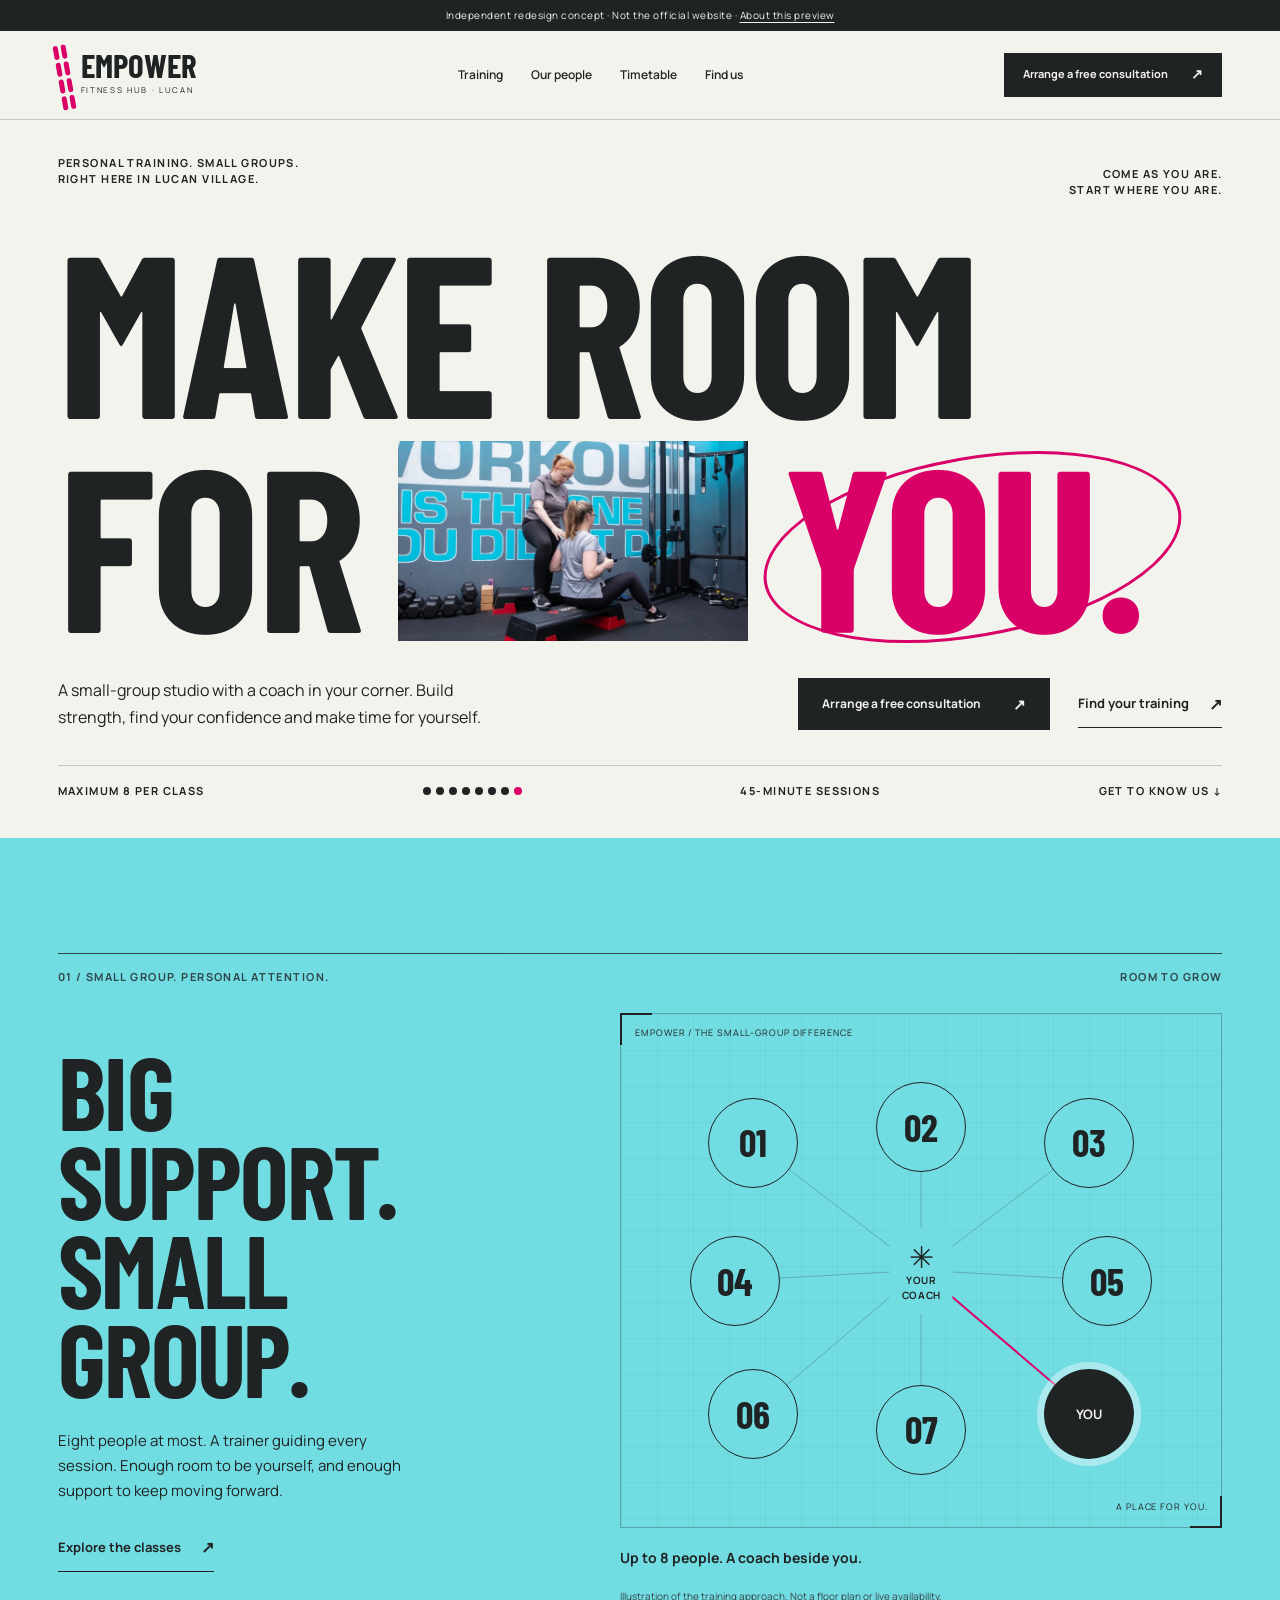
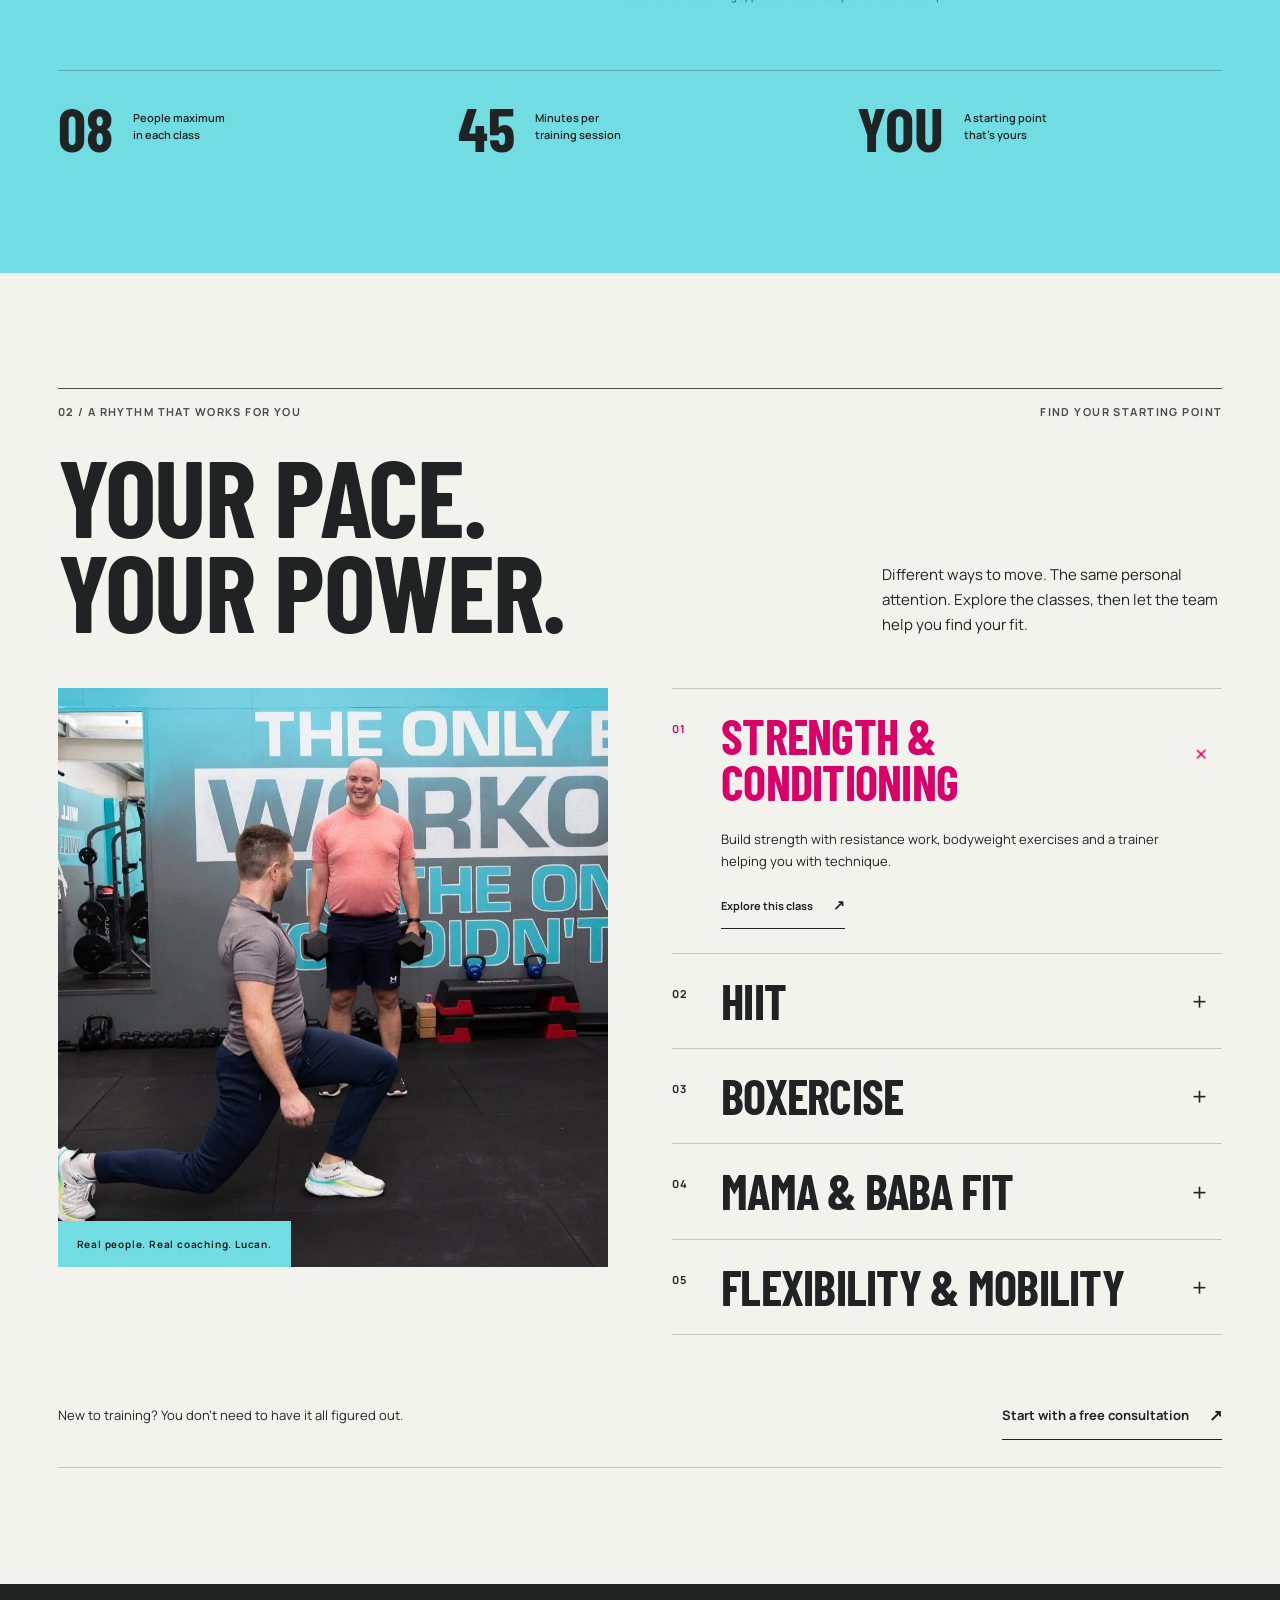
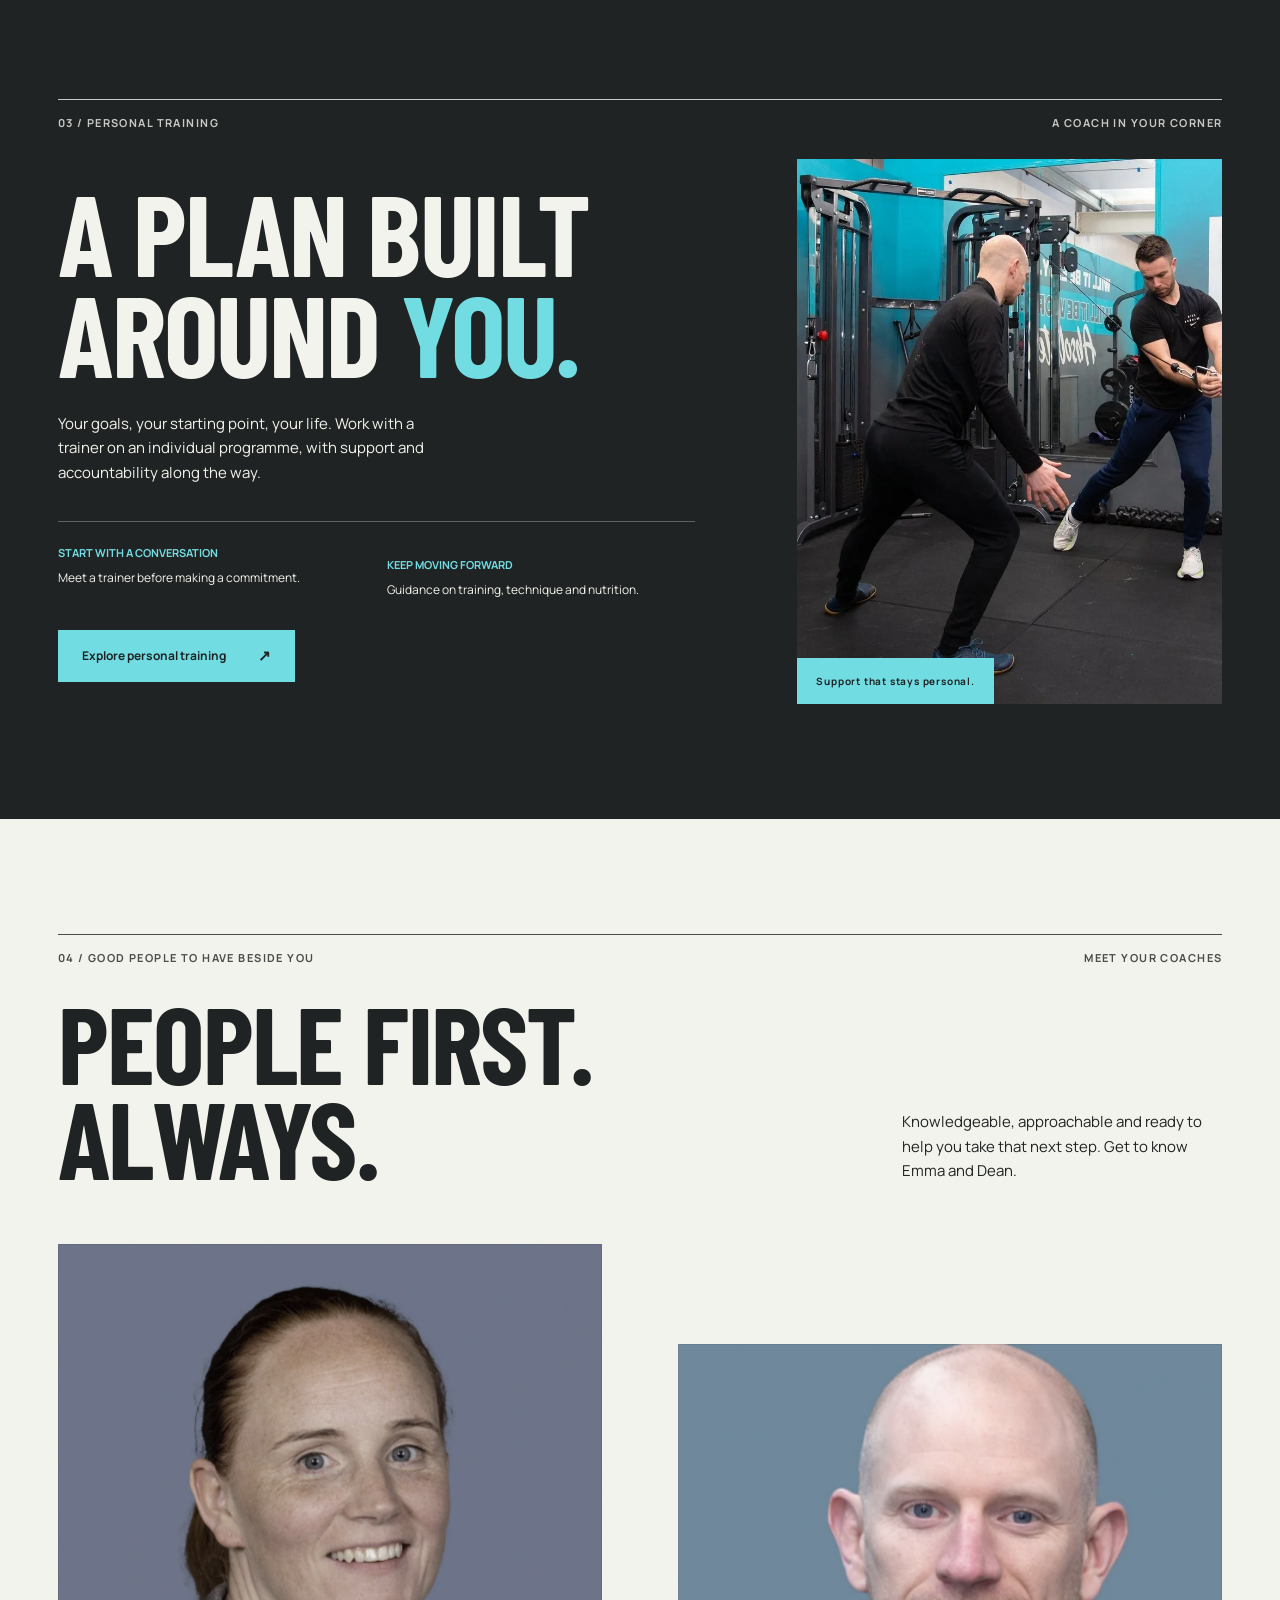
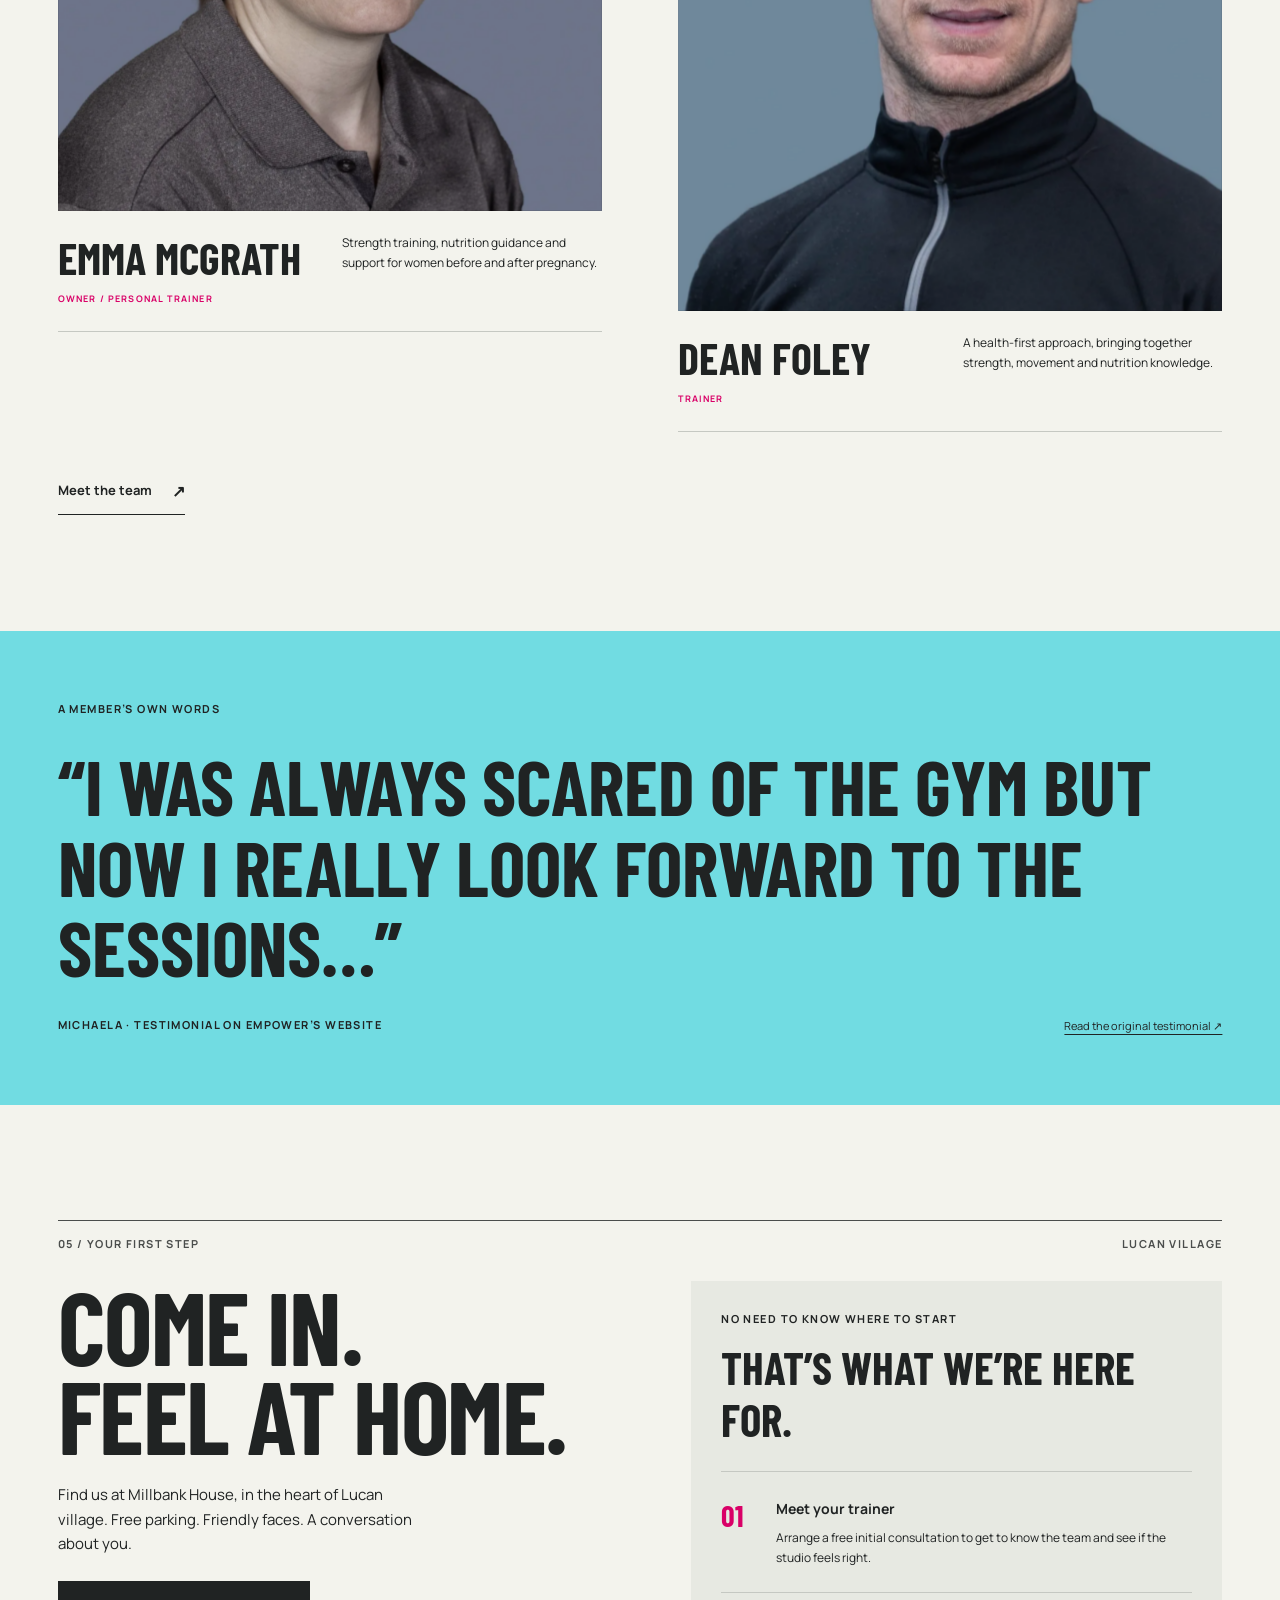
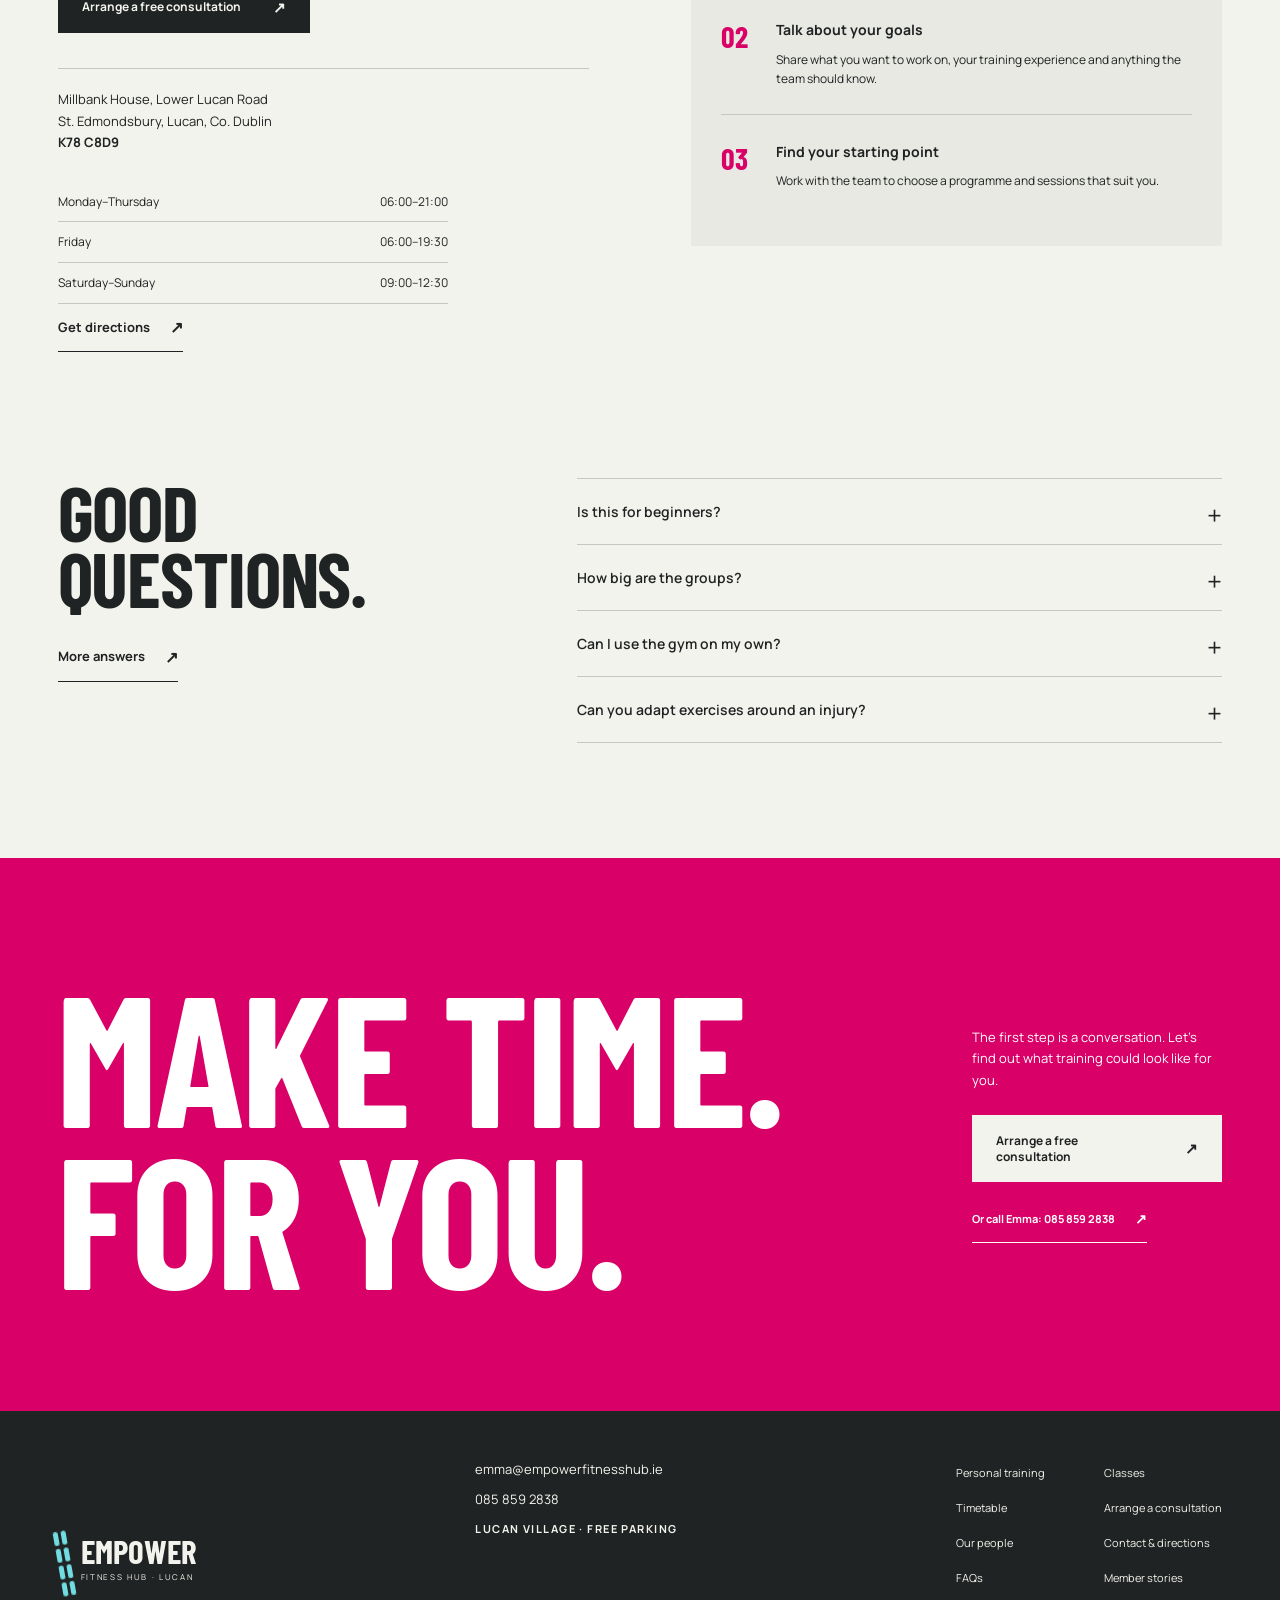
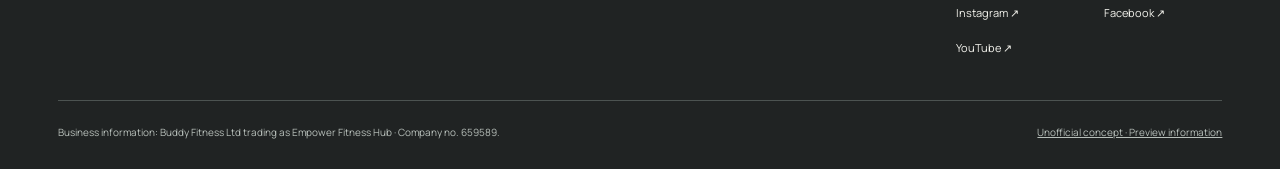
<file: index.html>
<!doctype html><html lang="en-IE"><head><meta charset="utf-8"><meta name="viewport" content="width=device-width,initial-scale=1"><meta name="robots" content="noindex,nofollow,noarchive"><meta name="description" content="An independent concept for Empower’s trainer-led sessions, personal training and free consultation in Lucan."><meta name="theme-color" content="#f3f3ed"><title>Personal Training &amp; Small-Group Fitness in Lucan | Empower Fitness Hub — Unofficial Concept</title><link rel="icon" href="./assets/favicon.svg" type="image/svg+xml"><link rel="preload" href="./assets/fonts/barlow-condensed.woff2" as="font" type="font/woff2" crossorigin><link rel="stylesheet" href="./assets/styles.css"><script defer src="./assets/vendor/gsap.min.js"></script><script defer src="./assets/vendor/ScrollTrigger.min.js"></script><script defer src="./assets/app.js"></script></head><body class=""><a class="skip" href="#main">Skip to content</a>
<div class="concept-strip">Independent redesign concept · Not the official website · <a href="./preview-notice/">About this preview</a></div>
<header class="header"><div class="header-inner wrap"><a class="brand" href="./" aria-label="Empower Fitness Hub home"><span class="brand-mark" aria-hidden="true"><i></i><i></i><i></i><i></i><i></i><i></i><i></i><i></i></span><span class="brand-name">EMPOWER<small>FITNESS HUB · LUCAN</small></span></a><nav class="nav" id="main-nav" aria-label="Main navigation"><a href="./classes/">Training</a><a href="./our-team/">Our people</a><a href="./class-timetable/">Timetable</a><a href="./contact/">Find us</a></nav><a class="button" href="./book/">Arrange a free consultation<span class="arrow" aria-hidden="true">↗</span></a><button class="menu-toggle" type="button" aria-controls="main-nav" aria-expanded="false" hidden>Menu +</button></div></header>
<noscript><div class="no-js-note">All training information and booking links work without JavaScript. The interactive diagram is shown in its complete state.</div></noscript><main id="main" tabindex="-1"><section class="hero wrap" aria-labelledby="hero-title"><div class="hero-top"><p class="eyebrow">Personal training. Small groups.<br>Right here in Lucan village.</p><p class="eyebrow">Come as you are.<br>Start where you are.</p></div><h1 id="hero-title"><span class="hero-line">Make room</span><span class="hero-second"><span class="for">for</span><span class="hero-photo" aria-hidden="true"><img class="" src="./assets/images/coaching.webp" alt="" width="1500" height="1000" fetchpriority="high" loading="eager" decoding="async"></span><span class="you">you.</span></span></h1><div class="hero-bottom"><p>A small-group studio with a coach in your corner. Build strength, find your confidence and make time for yourself.</p><div class="hero-actions"><a class="button" href="./book/">Arrange a free consultation<span class="arrow" aria-hidden="true">↗</span></a><a class="text-link" href="./#training">Find your training<span class="arrow" aria-hidden="true">↗</span></a></div></div><div class="hero-footer"><p class="eyebrow">Maximum 8 per class</p><div class="micro-dots" aria-hidden="true"><i></i><i></i><i></i><i></i><i></i><i></i><i></i><i></i></div><p class="eyebrow">45-minute sessions</p><a class="eyebrow" href="#room">Get to know us ↓</a></div></section><section class="room section" id="room" aria-labelledby="room-title"><div class="wrap"><div class="section-label eyebrow"><span>01 / Small group. Personal attention.</span><span>Room to grow</span></div><div class="room-grid"><div class="room-copy"><h2 id="room-title">Big support.<br>Small group.</h2><p>Eight people at most. A trainer guiding every session. Enough room to be yourself, and enough support to keep moving forward.</p><a class="text-link" href="./classes/">Explore the classes<span class="arrow" aria-hidden="true">↗</span></a></div><div class="room-experience"><div class="room-diagram" role="img" aria-label="Illustration of eight participants, including you, around a trainer. This is a concept diagram, not a studio floor plan." data-state="2"><span class="diagram-label">Empower / The small-group difference</span><svg class="coach-connections" viewBox="0 0 100 100" preserveAspectRatio="none" aria-hidden="true"><path d="M 50 50 L 22 25" pathLength="100"/><path d="M 50 50 L 50 22" pathLength="100"/><path d="M 50 50 L 78 25" pathLength="100"/><path d="M 50 50 L 19 52" pathLength="100"/><path d="M 50 50 L 81 52" pathLength="100"/><path d="M 50 50 L 22 78" pathLength="100"/><path d="M 50 50 L 50 81" pathLength="100"/><path d="M 50 50 L 78 78" pathLength="100"/></svg><span class="station" style="--x:22%;--y:25%" aria-hidden="true">01</span><span class="station" style="--x:50%;--y:22%" aria-hidden="true">02</span><span class="station" style="--x:78%;--y:25%" aria-hidden="true">03</span><span class="station" style="--x:19%;--y:52%" aria-hidden="true">04</span><span class="station" style="--x:81%;--y:52%" aria-hidden="true">05</span><span class="station" style="--x:22%;--y:78%" aria-hidden="true">06</span><span class="station" style="--x:50%;--y:81%" aria-hidden="true">07</span><span class="station you-station" style="--x:78%;--y:78%" aria-hidden="true">YOU</span><div class="coach-node" aria-hidden="true"><span>✳</span>YOUR<br>COACH</div><span class="diagram-label diagram-label-bottom">A place for you.</span></div><p class="room-state-text">Up to 8 people. A coach beside you.</p><p class="room-note">Illustration of the training approach. Not a floor plan or live availability.</p></div></div><div class="proof-row"><div><strong>08</strong><p>People maximum<br>in each class</p></div><div><strong>45</strong><p>Minutes per<br>training session</p></div><div><strong>YOU</strong><p>A starting point<br>that's yours</p></div></div></div></section><section class="section wrap" id="training" aria-labelledby="training-title"><div class="section-label eyebrow"><span>02 / A rhythm that works for you</span><span>Find your starting point</span></div><div class="training-head"><h2 id="training-title">Your pace.<br>Your power.</h2><p>Different ways to move. The same personal attention. Explore the classes, then let the team help you find your fit.</p></div><div class="training-layout"><figure class="training-visual"><img class="" src="./assets/images/strength.webp" alt="A participant practising a lunge with an Empower trainer." width="1500" height="1000" loading="lazy" decoding="async"><figcaption class="image-tag">Real people. Real coaching. Lucan.</figcaption></figure><div class="training-options"><details class="training-option" open data-image="./assets/images/strength.webp" data-alt="A participant practising a lunge with an Empower trainer." data-label="Real people. Real coaching. Lucan."><summary><span class="eyebrow">01</span><span class="display">Strength & conditioning</span><span class="plus" aria-hidden="true">+</span></summary><div class="option-content"><p>Build strength with resistance work, bodyweight exercises and a trainer helping you with technique.</p><a class="text-link" href="./classes/#strength">Explore this class<span class="arrow" aria-hidden="true">↗</span></a></div></details><details class="training-option"  data-image="./assets/images/training.webp" data-alt="A trainer coaching a participant in the Empower studio." data-label="Real people. Real coaching. Lucan."><summary><span class="eyebrow">02</span><span class="display">HIIT</span><span class="plus" aria-hidden="true">+</span></summary><div class="option-content"><p>Work through intervals of higher-intensity effort and recovery, with guidance from the team.</p><a class="text-link" href="./classes/#hiit">Explore this class<span class="arrow" aria-hidden="true">↗</span></a></div></details><details class="training-option"  data-image="./assets/images/boxercise.webp" data-alt="A participant practising pad work with a trainer at Empower." data-label="Real people. Real coaching. Lucan."><summary><span class="eyebrow">03</span><span class="display">Boxercise</span><span class="plus" aria-hidden="true">+</span></summary><div class="option-content"><p>Boxing-inspired fitness: movement, pad work and a chance to let off some steam.</p><a class="text-link" href="./classes/#boxercise">Explore this class<span class="arrow" aria-hidden="true">↗</span></a></div></details><details class="training-option"  data-image="./assets/images/mama-baba.webp" data-alt="A parent training with a coach in the Empower studio, with a baby nearby." data-label="Real people. Real coaching. Lucan."><summary><span class="eyebrow">04</span><span class="display">Mama & Baba Fit</span><span class="plus" aria-hidden="true">+</span></summary><div class="option-content"><p>A relaxed full-body class where you can bring your baby. Speak to Emma about readiness and the right starting point.</p><a class="text-link" href="./classes/#mama-baba">Explore this class<span class="arrow" aria-hidden="true">↗</span></a></div></details><details class="training-option"  data-image="./assets/images/coaching.webp" data-alt="An Empower trainer guiding a seated participant through an exercise." data-label="Real people. Real coaching. Lucan."><summary><span class="eyebrow">05</span><span class="display">Flexibility & mobility</span><span class="plus" aria-hidden="true">+</span></summary><div class="option-content"><p>Give movement its own space. Work on flexibility and the way your joints move.</p><a class="text-link" href="./classes/#mobility">Explore this class<span class="arrow" aria-hidden="true">↗</span></a></div></details></div></div><div class="training-foot"><p>New to training? You don’t need to have it all figured out.</p><a class="text-link" href="./book/">Start with a free consultation<span class="arrow" aria-hidden="true">↗</span></a></div></section><section class="personal section" id="personal" aria-labelledby="personal-title"><div class="wrap"><div class="section-label eyebrow"><span>03 / Personal training</span><span>A coach in your corner</span></div><div class="personal-grid"><div><h2 id="personal-title">A plan built<br>around <em>you.</em></h2><p class="personal-intro">Your goals, your starting point, your life. Work with a trainer on an individual programme, with support and accountability along the way.</p><div class="personal-list"><p><strong>START WITH A CONVERSATION</strong>Meet a trainer before making a commitment.</p><p><strong>KEEP MOVING FORWARD</strong>Guidance on training, technique and nutrition.</p></div><a class="button button-cyan" href="./personal-training/">Explore personal training<span class="arrow" aria-hidden="true">↗</span></a></div><figure class="personal-photo"><img class="" src="./assets/images/training.webp" alt="A participant training with an Empower coach in the Lucan studio." width="1500" height="1000" loading="lazy" decoding="async"><figcaption class="image-tag">Support that stays personal.</figcaption></figure></div></div></section><section class="people section wrap" id="people" aria-labelledby="people-title"><div class="section-label eyebrow"><span>04 / Good people to have beside you</span><span>Meet your coaches</span></div><div class="people-top"><h2 id="people-title">People first.<br>Always.</h2><p>Knowledgeable, approachable and ready to help you take that next step. Get to know Emma and Dean.</p></div><div class="people-grid"><article class="person"><div class="person-photo"><img class="" src="./assets/images/emma.webp" alt="Emma McGrath, owner and personal trainer at Empower Fitness Hub." width="1479" height="1600" loading="lazy" decoding="async"></div><div class="person-info"><div><h3>Emma McGrath</h3><p class="eyebrow">Owner / Personal trainer</p></div><p>Strength training, nutrition guidance and support for women before and after pregnancy.</p></div></article><article class="person"><div class="person-photo"><img class="" src="./assets/images/dean.webp" alt="Dean Foley, trainer at Empower Fitness Hub." width="1201" height="1600" loading="lazy" decoding="async"></div><div class="person-info"><div><h3>Dean Foley</h3><p class="eyebrow">Trainer</p></div><p>A health-first approach, bringing together strength, movement and nutrition knowledge.</p></div></article></div><div class="people-link"><a class="text-link" href="./our-team/">Meet the team<span class="arrow" aria-hidden="true">↗</span></a></div></section><section class="testimony" id="testimony"><div class="wrap"><p class="eyebrow" style="margin-bottom:28px">A member’s own words</p><blockquote>“I was always scared of the gym but now I really look forward to the sessions…”</blockquote><div class="testimony-footer"><p class="eyebrow">Michaela · Testimonial on Empower’s website</p><a href="https://www.empowerfitnesshub.ie/personal-training">Read the original testimonial ↗</a></div></div></section><section class="section wrap" id="visit" aria-labelledby="visit-title"><div class="section-label eyebrow"><span>05 / Your first step</span><span>Lucan village</span></div><div class="visit"><div class="visit-left"><h2 id="visit-title">Come in.<br>Feel at home.</h2><p>Find us at Millbank House, in the heart of Lucan village. Free parking. Friendly faces. A conversation about you.</p><a class="button" href="./book/">Arrange a free consultation<span class="arrow" aria-hidden="true">↗</span></a><address class="location-address"><p>Millbank House, Lower Lucan Road<br>St. Edmondsbury, Lucan, Co. Dublin<br><strong>K78 C8D9</strong></p></address><div class="hours" aria-label="Published studio opening hours"><div><span>Monday–Thursday</span><span>06:00–21:00</span></div><div><span>Friday</span><span>06:00–19:30</span></div><div><span>Saturday–Sunday</span><span>09:00–12:30</span></div></div><a class="text-link" href="https://www.google.com/maps/search/?api=1&query=Empower+Fitness+Hub+Millbank+House+Lucan+K78+C8D9">Get directions<span class="arrow" aria-hidden="true">↗</span></a></div><div class="visit-right"><p class="eyebrow" style="margin-bottom:15px">No need to know where to start</p><h3>That’s what we’re here for.</h3><ol><li><div><h4>Meet your trainer</h4><p>Arrange a free initial consultation to get to know the team and see if the studio feels right.</p></div></li><li><div><h4>Talk about your goals</h4><p>Share what you want to work on, your training experience and anything the team should know.</p></div></li><li><div><h4>Find your starting point</h4><p>Work with the team to choose a programme and sessions that suit you.</p></div></li></ol></div></div></section><section class="section wrap faq-section" id="faq"><div class="faq-grid"><div><h2>Good<br>questions.</h2><a class="text-link" href="./faq/">More answers<span class="arrow" aria-hidden="true">↗</span></a></div><div><details class="faq-item"><summary>Is this for beginners?</summary><p>Yes. The team welcomes beginners and helps you choose a starting point.</p></details><details class="faq-item"><summary>How big are the groups?</summary><p>Classes have a maximum of eight people and are led by a personal trainer.</p></details><details class="faq-item"><summary>Can I use the gym on my own?</summary><p>The studio offers structured, coached sessions rather than independent open-gym access.</p></details><details class="faq-item"><summary>Can you adapt exercises around an injury?</summary><p>Discuss it during your initial assessment. The team can review suitable exercise alternatives with you.</p></details></div></div></section><section class="closing section"><div class="wrap closing-top"><h2>Make time.<span>For you.</span></h2><div class="closing-action"><p>The first step is a conversation. Let’s find out what training could look like for you.</p><a class="button" href="./book/">Arrange a free consultation<span class="arrow" aria-hidden="true">↗</span></a><a class="text-link" href="tel:+353858592838">Or call Emma: 085 859 2838<span class="arrow" aria-hidden="true">↗</span></a></div></div></section></main><footer class="footer"><div class="footer-top"><a class="brand" href="./" aria-label="Empower Fitness Hub home"><span class="brand-mark" aria-hidden="true"><i></i><i></i><i></i><i></i><i></i><i></i><i></i><i></i></span><span class="brand-name">EMPOWER<small>FITNESS HUB · LUCAN</small></span></a><div class="footer-contact"><a href="mailto:emma@empowerfitnesshub.ie">emma@empowerfitnesshub.ie</a><a href="tel:+353858592838">085 859 2838</a><span class="eyebrow">Lucan village · Free parking</span></div><nav class="footer-links" aria-label="Footer navigation"><a href="./personal-training/">Personal training</a><a href="./classes/">Classes</a><a href="./class-timetable/">Timetable</a><a href="./book/">Arrange a consultation</a><a href="./our-team/">Our people</a><a href="./contact/">Contact & directions</a><a href="./faq/">FAQs</a><a href="./before-after/">Member stories</a><a href="https://instagram.com/empowerfitnesshub">Instagram ↗</a><a href="https://www.facebook.com/profile.php?id=100078757430092">Facebook ↗</a><a href="https://www.youtube.com/@empowerfitnesshub">YouTube ↗</a></nav></div><div class="footer-bottom"><p>Business information: Buddy Fitness Ltd trading as Empower Fitness Hub · Company no. 659589.</p><a href="./preview-notice/">Unofficial concept · Preview information</a></div></footer><a class="mobile-book" href="./book/">Free consultation <span aria-hidden="true">↗</span></a></body></html>
</file>
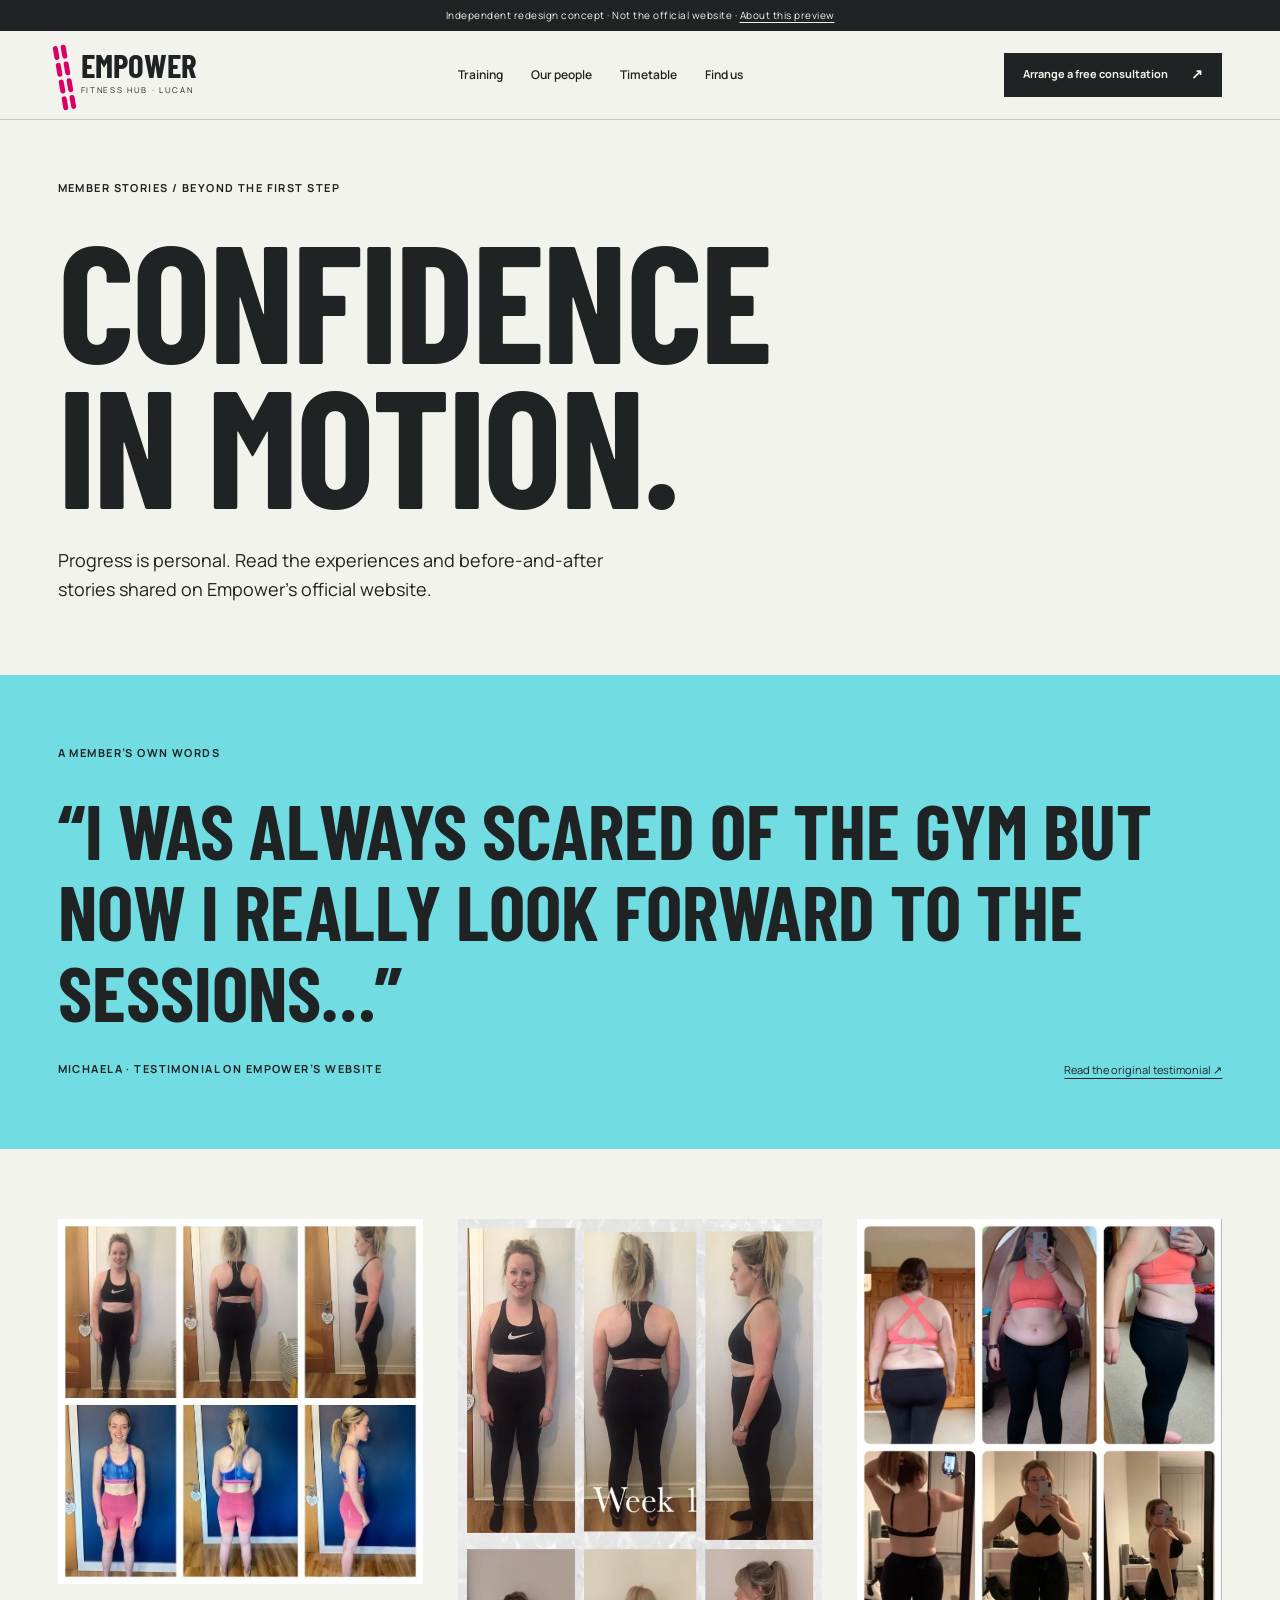
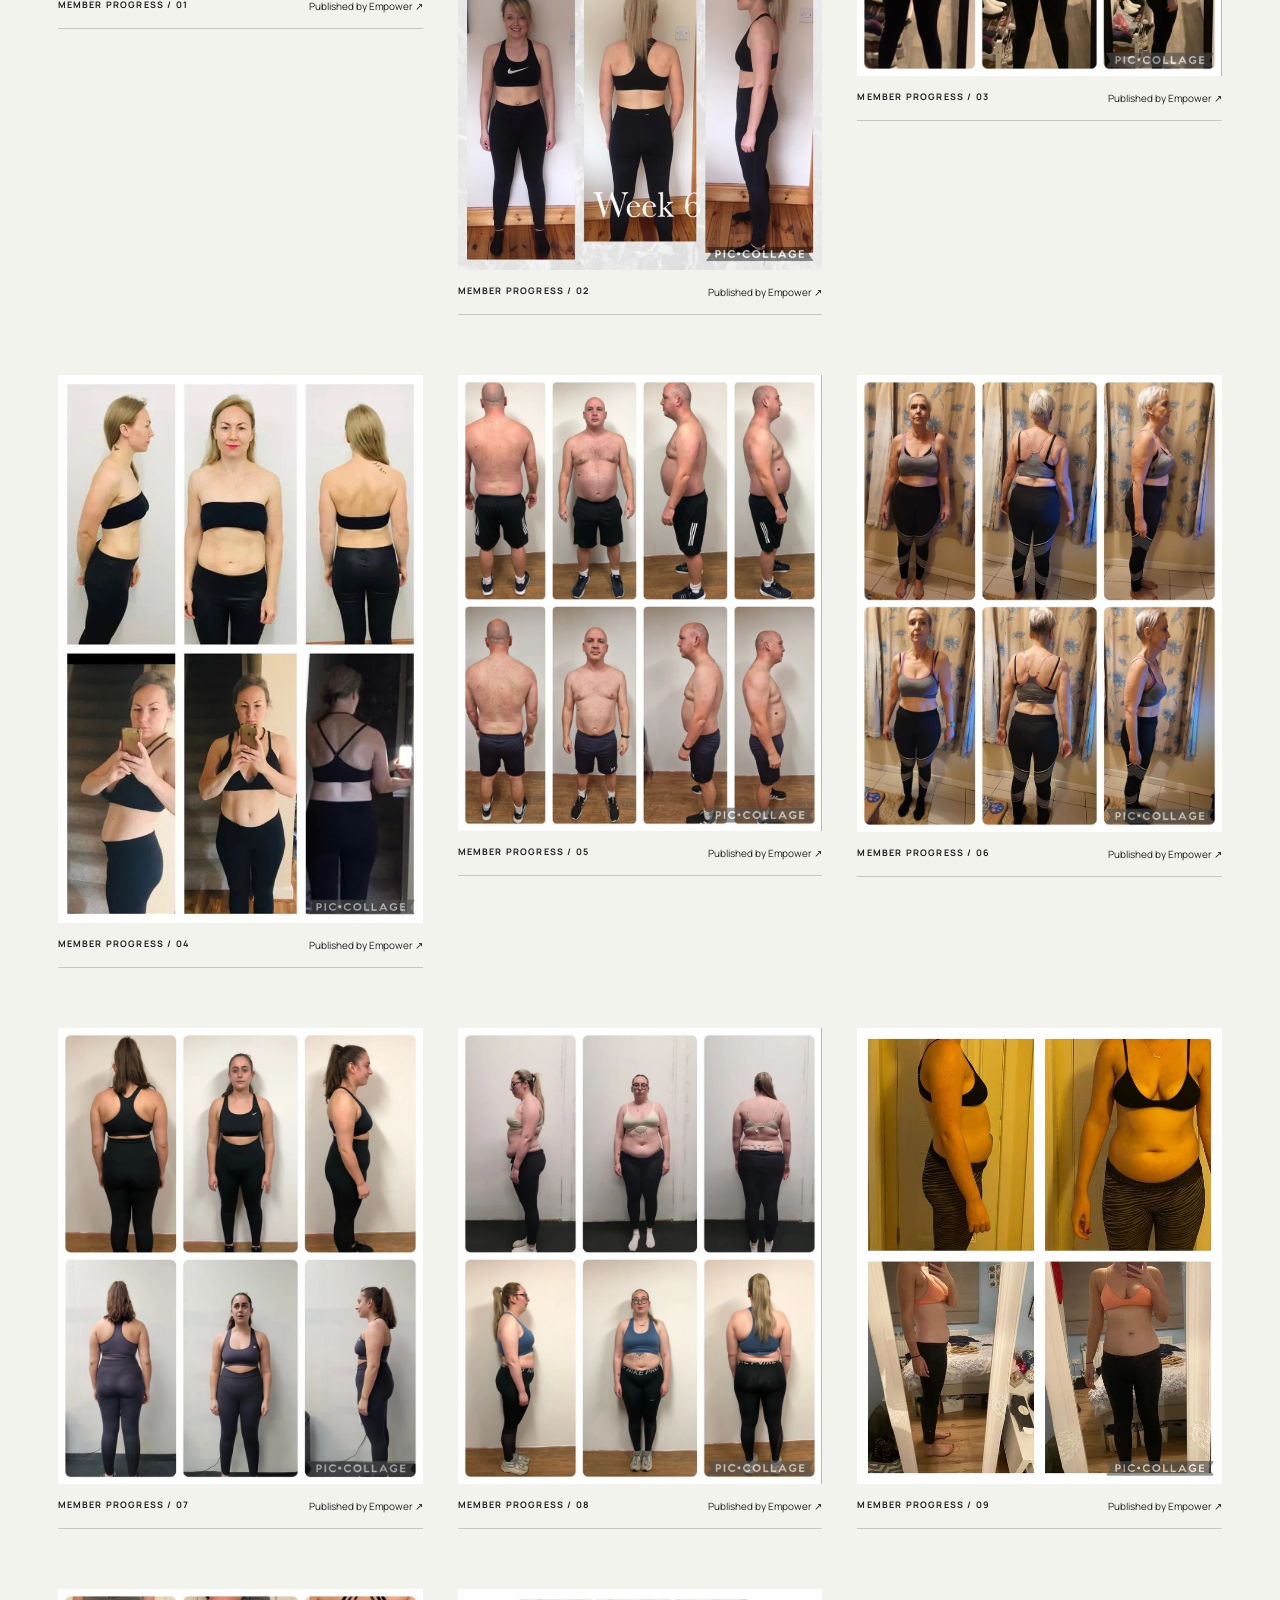
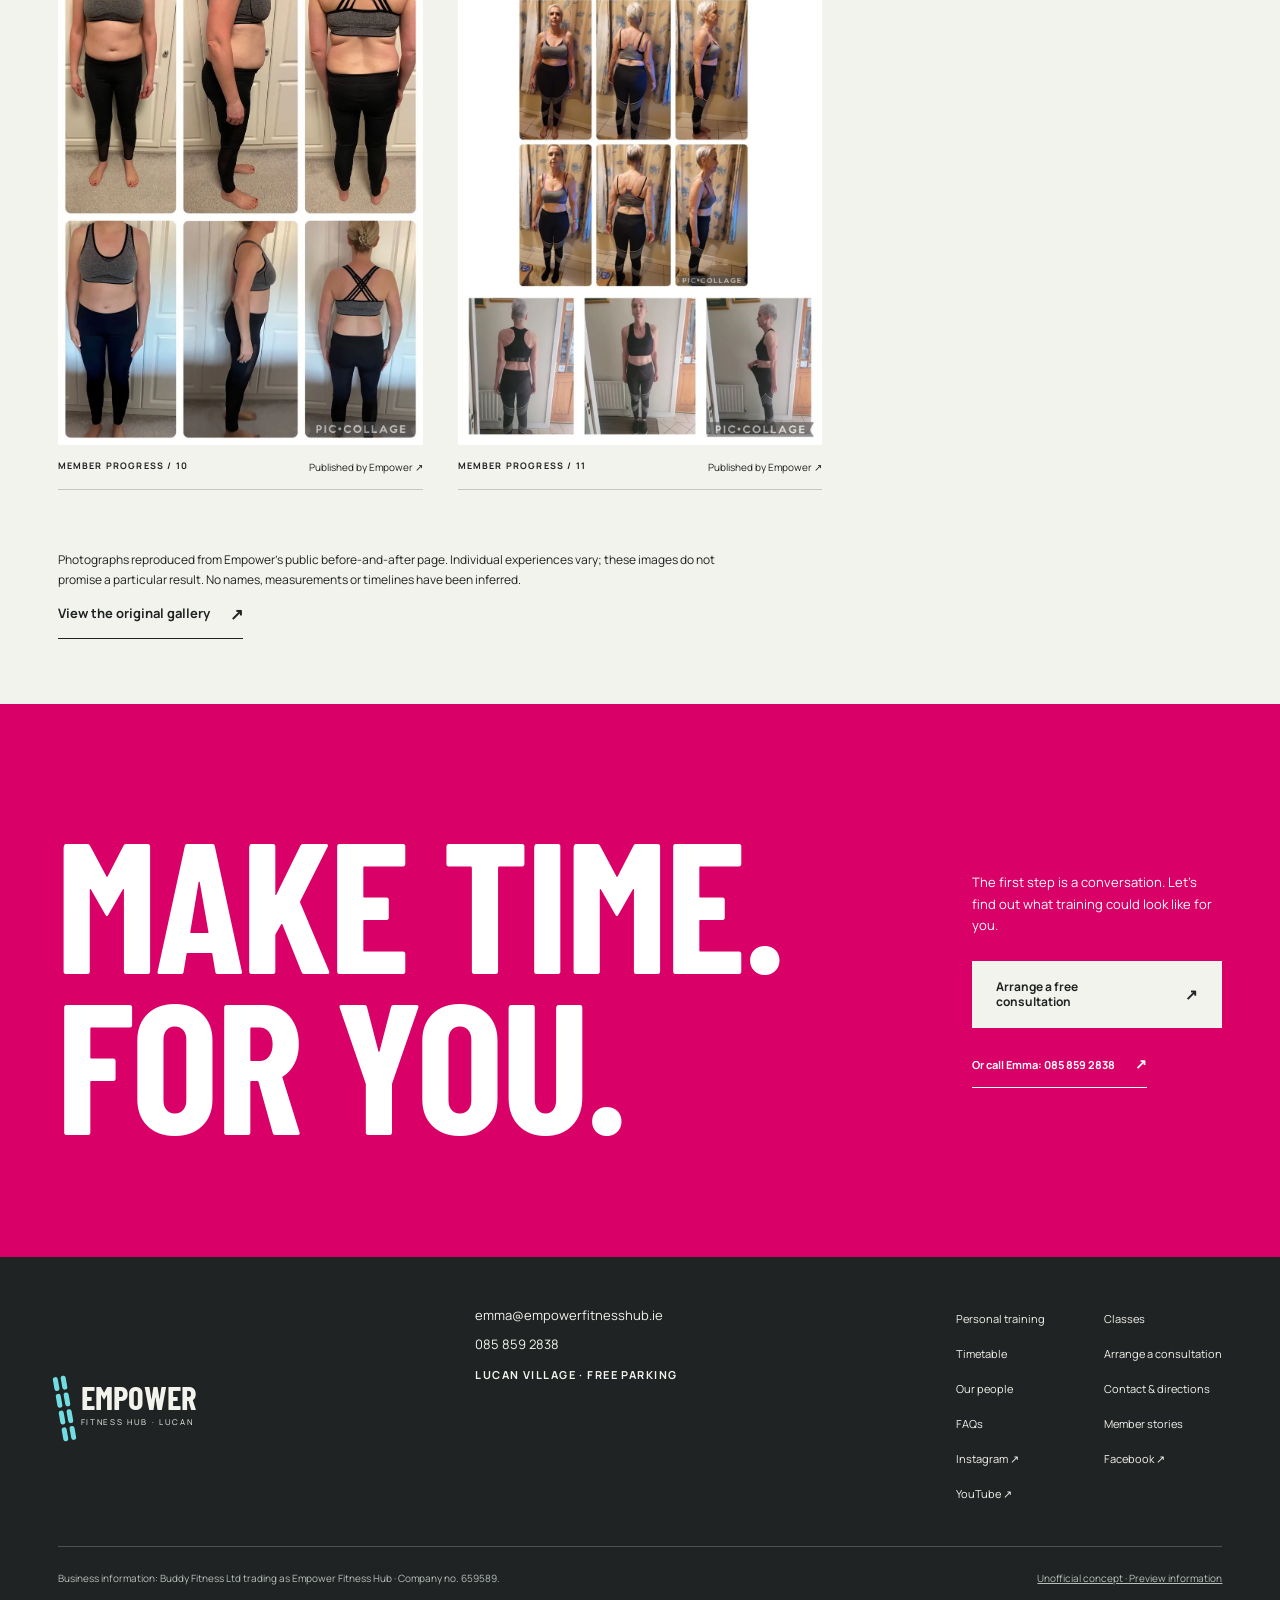
<file: before-after/index.html>
<!doctype html><html lang="en-IE"><head><meta charset="utf-8"><meta name="viewport" content="width=device-width,initial-scale=1"><meta name="robots" content="noindex,nofollow,noarchive"><meta name="description" content="View member progress photographs published by Empower Fitness Hub."><meta name="theme-color" content="#f3f3ed"><title>Member Stories &amp; Before and After | Empower Fitness Hub — Unofficial Concept</title><link rel="icon" href="../assets/favicon.svg" type="image/svg+xml"><link rel="preload" href="../assets/fonts/barlow-condensed.woff2" as="font" type="font/woff2" crossorigin><link rel="stylesheet" href="../assets/styles.css"><script defer src="../assets/vendor/gsap.min.js"></script><script defer src="../assets/vendor/ScrollTrigger.min.js"></script><script defer src="../assets/app.js"></script></head><body class=""><a class="skip" href="#main">Skip to content</a>
<div class="concept-strip">Independent redesign concept · Not the official website · <a href="../preview-notice/">About this preview</a></div>
<header class="header"><div class="header-inner wrap"><a class="brand" href="../" aria-label="Empower Fitness Hub home"><span class="brand-mark" aria-hidden="true"><i></i><i></i><i></i><i></i><i></i><i></i><i></i><i></i></span><span class="brand-name">EMPOWER<small>FITNESS HUB · LUCAN</small></span></a><nav class="nav" id="main-nav" aria-label="Main navigation"><a href="../classes/">Training</a><a href="../our-team/">Our people</a><a href="../class-timetable/">Timetable</a><a href="../contact/">Find us</a></nav><a class="button" href="../book/">Arrange a free consultation<span class="arrow" aria-hidden="true">↗</span></a><button class="menu-toggle" type="button" aria-controls="main-nav" aria-expanded="false" hidden>Menu +</button></div></header>
<noscript><div class="no-js-note">All training information and booking links work without JavaScript. The interactive diagram is shown in its complete state.</div></noscript><main id="main" tabindex="-1"><section class="page-hero wrap"><p class="eyebrow">Member stories / Beyond the first step</p><h1>Confidence<br>in motion.</h1><p class="lead">Progress is personal. Read the experiences and before-and-after stories shared on Empower’s official website.</p></section><section class="testimony" id="testimony"><div class="wrap"><p class="eyebrow" style="margin-bottom:28px">A member’s own words</p><blockquote>“I was always scared of the gym but now I really look forward to the sessions…”</blockquote><div class="testimony-footer"><p class="eyebrow">Michaela · Testimonial on Empower’s website</p><a href="https://www.empowerfitnesshub.ie/personal-training">Read the original testimonial ↗</a></div></div></section><section class="progress-gallery wrap" aria-label="Published member progress photographs"><figure class="progress-figure"><a href="../assets/images/progress-01.webp" target="_blank" rel="noopener" aria-label="Open published member progress photograph 1 in a new tab"><img src="../assets/images/progress-01.webp" alt="Member progress photograph 1, before-and-after montage published by Empower Fitness Hub." width="843" height="843" loading="lazy" decoding="async"></a><figcaption><span class="eyebrow">Member progress / 01</span><span>Published by Empower <span aria-hidden="true">↗</span></span></figcaption></figure><figure class="progress-figure"><a href="../assets/images/progress-02.webp" target="_blank" rel="noopener" aria-label="Open published member progress photograph 2 in a new tab"><img src="../assets/images/progress-02.webp" alt="Member progress photograph 2, before-and-after montage published by Empower Fitness Hub." width="673" height="1200" loading="lazy" decoding="async"></a><figcaption><span class="eyebrow">Member progress / 02</span><span>Published by Empower <span aria-hidden="true">↗</span></span></figcaption></figure><figure class="progress-figure"><a href="../assets/images/progress-03.webp" target="_blank" rel="noopener" aria-label="Open published member progress photograph 3 in a new tab"><img src="../assets/images/progress-03.webp" alt="Member progress photograph 3, before-and-after montage published by Empower Fitness Hub." width="960" height="1200" loading="lazy" decoding="async"></a><figcaption><span class="eyebrow">Member progress / 03</span><span>Published by Empower <span aria-hidden="true">↗</span></span></figcaption></figure><figure class="progress-figure"><a href="../assets/images/progress-04.webp" target="_blank" rel="noopener" aria-label="Open published member progress photograph 4 in a new tab"><img src="../assets/images/progress-04.webp" alt="Member progress photograph 4, before-and-after montage published by Empower Fitness Hub." width="600" height="900" loading="lazy" decoding="async"></a><figcaption><span class="eyebrow">Member progress / 04</span><span>Published by Empower <span aria-hidden="true">↗</span></span></figcaption></figure><figure class="progress-figure"><a href="../assets/images/progress-05.webp" target="_blank" rel="noopener" aria-label="Open published member progress photograph 5 in a new tab"><img src="../assets/images/progress-05.webp" alt="Member progress photograph 5, before-and-after montage published by Empower Fitness Hub." width="960" height="1200" loading="lazy" decoding="async"></a><figcaption><span class="eyebrow">Member progress / 05</span><span>Published by Empower <span aria-hidden="true">↗</span></span></figcaption></figure><figure class="progress-figure"><a href="../assets/images/progress-06.webp" target="_blank" rel="noopener" aria-label="Open published member progress photograph 6 in a new tab"><img src="../assets/images/progress-06.webp" alt="Member progress photograph 6, before-and-after montage published by Empower Fitness Hub." width="959" height="1200" loading="lazy" decoding="async"></a><figcaption><span class="eyebrow">Member progress / 06</span><span>Published by Empower <span aria-hidden="true">↗</span></span></figcaption></figure><figure class="progress-figure"><a href="../assets/images/progress-07.webp" target="_blank" rel="noopener" aria-label="Open published member progress photograph 7 in a new tab"><img src="../assets/images/progress-07.webp" alt="Member progress photograph 7, before-and-after montage published by Empower Fitness Hub." width="960" height="1200" loading="lazy" decoding="async"></a><figcaption><span class="eyebrow">Member progress / 07</span><span>Published by Empower <span aria-hidden="true">↗</span></span></figcaption></figure><figure class="progress-figure"><a href="../assets/images/progress-08.webp" target="_blank" rel="noopener" aria-label="Open published member progress photograph 8 in a new tab"><img src="../assets/images/progress-08.webp" alt="Member progress photograph 8, before-and-after montage published by Empower Fitness Hub." width="960" height="1200" loading="lazy" decoding="async"></a><figcaption><span class="eyebrow">Member progress / 08</span><span>Published by Empower <span aria-hidden="true">↗</span></span></figcaption></figure><figure class="progress-figure"><a href="../assets/images/progress-09.webp" target="_blank" rel="noopener" aria-label="Open published member progress photograph 9 in a new tab"><img src="../assets/images/progress-09.webp" alt="Member progress photograph 9, before-and-after montage published by Empower Fitness Hub." width="719" height="899" loading="lazy" decoding="async"></a><figcaption><span class="eyebrow">Member progress / 09</span><span>Published by Empower <span aria-hidden="true">↗</span></span></figcaption></figure><figure class="progress-figure"><a href="../assets/images/progress-10.webp" target="_blank" rel="noopener" aria-label="Open published member progress photograph 10 in a new tab"><img src="../assets/images/progress-10.webp" alt="Member progress photograph 10, before-and-after montage published by Empower Fitness Hub." width="959" height="1200" loading="lazy" decoding="async"></a><figcaption><span class="eyebrow">Member progress / 10</span><span>Published by Empower <span aria-hidden="true">↗</span></span></figcaption></figure><figure class="progress-figure"><a href="../assets/images/progress-12.webp" target="_blank" rel="noopener" aria-label="Open published member progress photograph 11 in a new tab"><img src="../assets/images/progress-12.webp" alt="Member progress photograph 11, before-and-after montage published by Empower Fitness Hub." width="960" height="1200" loading="lazy" decoding="async"></a><figcaption><span class="eyebrow">Member progress / 11</span><span>Published by Empower <span aria-hidden="true">↗</span></span></figcaption></figure></section><div class="gallery-context wrap"><p>Photographs reproduced from Empower’s public before-and-after page. Individual experiences vary; these images do not promise a particular result. No names, measurements or timelines have been inferred.</p><a class="text-link" href="https://www.empowerfitnesshub.ie/before-after">View the original gallery<span class="arrow" aria-hidden="true">↗</span></a></div><section class="closing section"><div class="wrap closing-top"><h2>Make time.<span>For you.</span></h2><div class="closing-action"><p>The first step is a conversation. Let’s find out what training could look like for you.</p><a class="button" href="../book/">Arrange a free consultation<span class="arrow" aria-hidden="true">↗</span></a><a class="text-link" href="tel:+353858592838">Or call Emma: 085 859 2838<span class="arrow" aria-hidden="true">↗</span></a></div></div></section></main><footer class="footer"><div class="footer-top"><a class="brand" href="../" aria-label="Empower Fitness Hub home"><span class="brand-mark" aria-hidden="true"><i></i><i></i><i></i><i></i><i></i><i></i><i></i><i></i></span><span class="brand-name">EMPOWER<small>FITNESS HUB · LUCAN</small></span></a><div class="footer-contact"><a href="mailto:emma@empowerfitnesshub.ie">emma@empowerfitnesshub.ie</a><a href="tel:+353858592838">085 859 2838</a><span class="eyebrow">Lucan village · Free parking</span></div><nav class="footer-links" aria-label="Footer navigation"><a href="../personal-training/">Personal training</a><a href="../classes/">Classes</a><a href="../class-timetable/">Timetable</a><a href="../book/">Arrange a consultation</a><a href="../our-team/">Our people</a><a href="../contact/">Contact & directions</a><a href="../faq/">FAQs</a><a href="../before-after/">Member stories</a><a href="https://instagram.com/empowerfitnesshub">Instagram ↗</a><a href="https://www.facebook.com/profile.php?id=100078757430092">Facebook ↗</a><a href="https://www.youtube.com/@empowerfitnesshub">YouTube ↗</a></nav></div><div class="footer-bottom"><p>Business information: Buddy Fitness Ltd trading as Empower Fitness Hub · Company no. 659589.</p><a href="../preview-notice/">Unofficial concept · Preview information</a></div></footer><a class="mobile-book" href="../book/">Free consultation <span aria-hidden="true">↗</span></a></body></html>
</file>
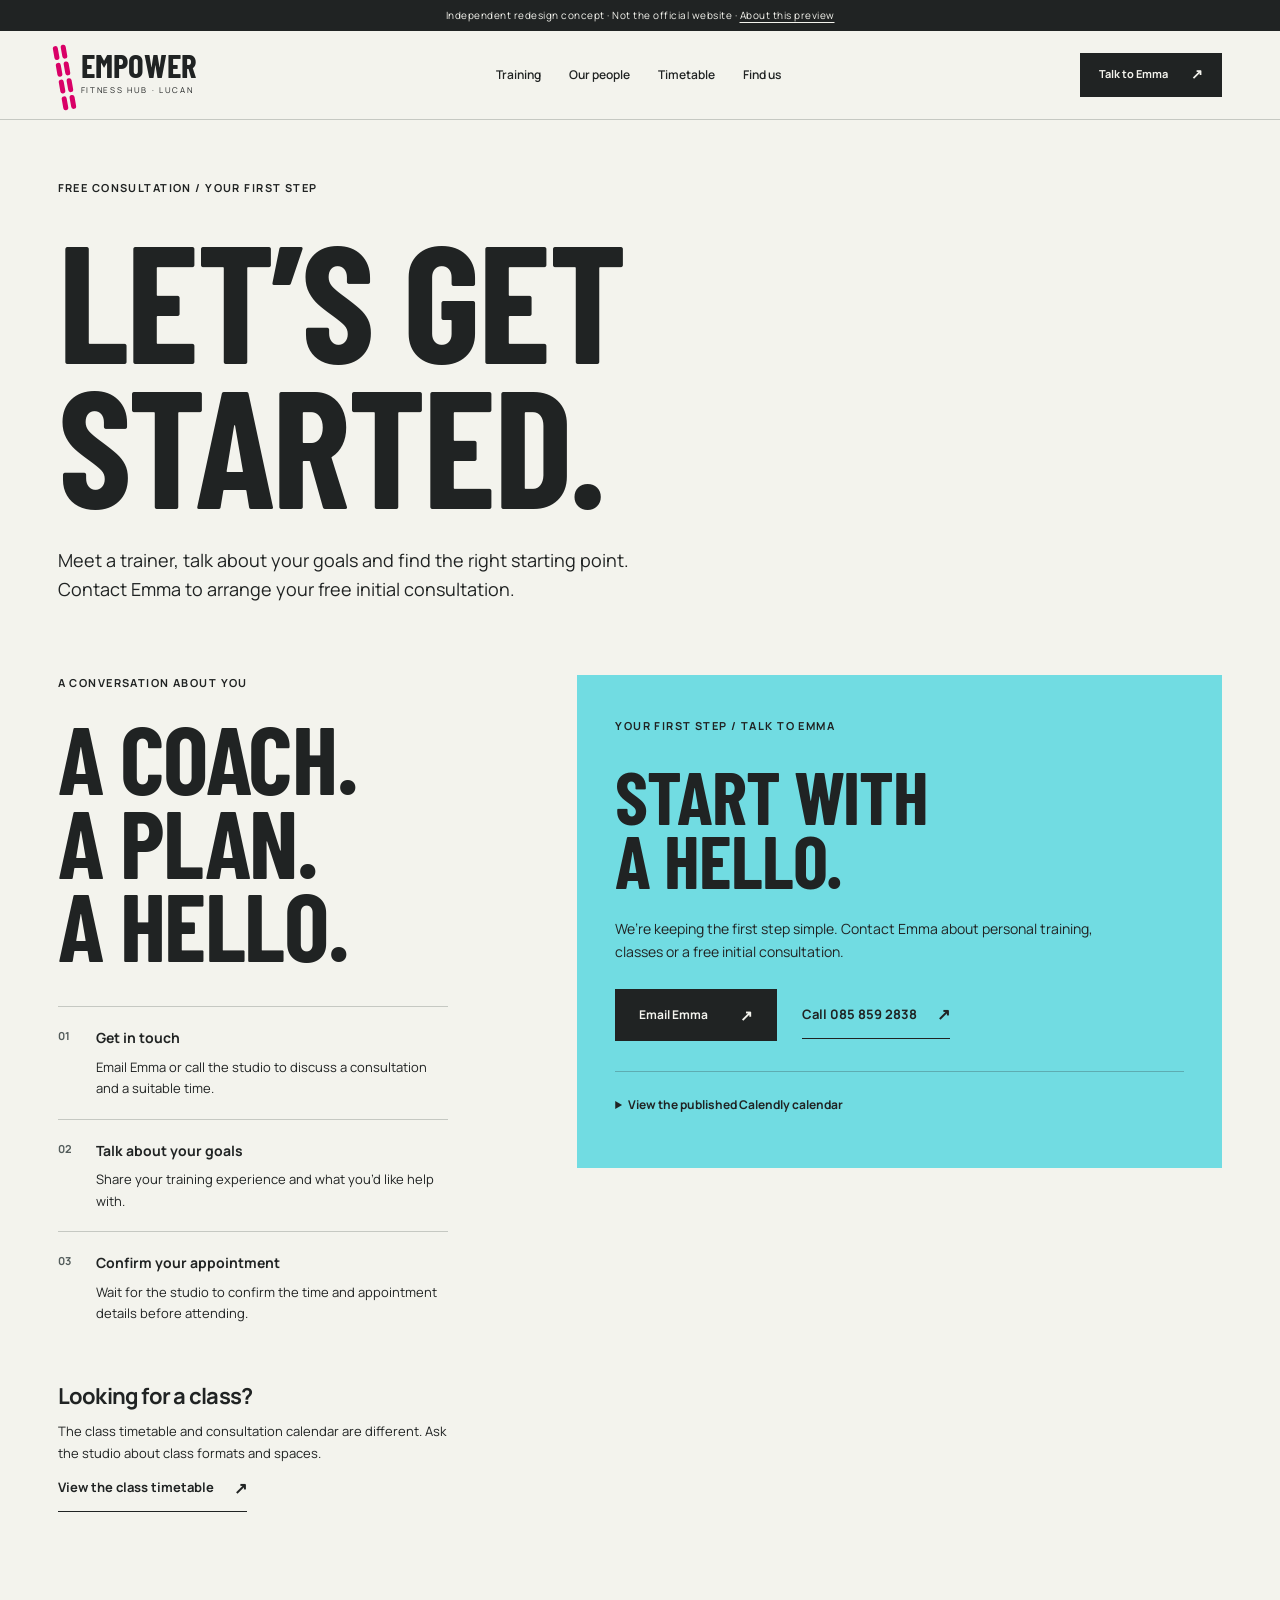
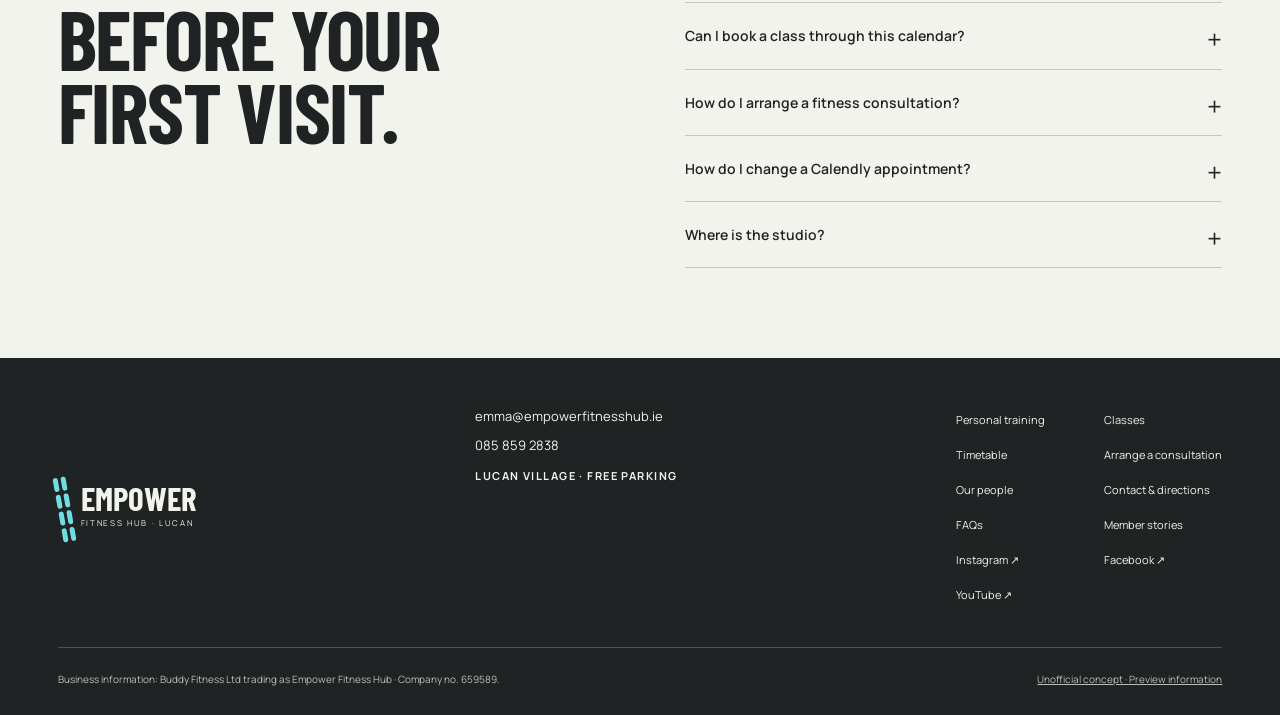
<file: book/index.html>
<!doctype html><html lang="en-IE"><head><meta charset="utf-8"><meta name="viewport" content="width=device-width,initial-scale=1"><meta name="robots" content="noindex,nofollow,noarchive"><meta name="description" content="Contact Emma to arrange a consultation; inspect the existing Calendly destination and its current event details."><meta name="theme-color" content="#f3f3ed"><title>Arrange a Free Consultation | Empower Fitness Hub — Unofficial Concept</title><link rel="icon" href="../assets/favicon.svg" type="image/svg+xml"><link rel="preload" href="../assets/fonts/barlow-condensed.woff2" as="font" type="font/woff2" crossorigin><link rel="stylesheet" href="../assets/styles.css"><script defer src="../assets/vendor/gsap.min.js"></script><script defer src="../assets/vendor/ScrollTrigger.min.js"></script><script defer src="../assets/app.js"></script></head><body class=""><a class="skip" href="#main">Skip to content</a>
<div class="concept-strip">Independent redesign concept · Not the official website · <a href="../preview-notice/">About this preview</a></div>
<header class="header"><div class="header-inner wrap"><a class="brand" href="../" aria-label="Empower Fitness Hub home"><span class="brand-mark" aria-hidden="true"><i></i><i></i><i></i><i></i><i></i><i></i><i></i><i></i></span><span class="brand-name">EMPOWER<small>FITNESS HUB · LUCAN</small></span></a><nav class="nav" id="main-nav" aria-label="Main navigation"><a href="../classes/">Training</a><a href="../our-team/">Our people</a><a href="../class-timetable/">Timetable</a><a href="../contact/">Find us</a></nav><a class="button" href="#calendar-start">Talk to Emma<span class="arrow" aria-hidden="true">↗</span></a><button class="menu-toggle" type="button" aria-controls="main-nav" aria-expanded="false" hidden>Menu +</button></div></header>
<noscript><div class="no-js-note">All training information and booking links work without JavaScript. The interactive diagram is shown in its complete state.</div></noscript><main id="main" tabindex="-1"><section class="page-hero wrap"><p class="eyebrow">Free consultation / Your first step</p><h1>Let’s get<br>started.</h1><p class="lead">Meet a trainer, talk about your goals and find the right starting point. Contact Emma to arrange your free initial consultation.</p></section><section class="booking-section wrap"><div class="booking-intro"><p class="eyebrow">A conversation about you</p><h2>A coach.<br>A plan.<br>A hello.</h2><ol class="booking-steps"><li><strong>Get in touch</strong><p>Email Emma or call the studio to discuss a consultation and a suitable time.</p></li><li><strong>Talk about your goals</strong><p>Share your training experience and what you’d like help with.</p></li><li><strong>Confirm your appointment</strong><p>Wait for the studio to confirm the time and appointment details before attending.</p></li></ol><div class="booking-help"><h3>Looking for a class?</h3><p>The class timetable and consultation calendar are different. Ask the studio about class formats and spaces.</p><a class="text-link" href="../class-timetable/">View the class timetable<span class="arrow" aria-hidden="true">↗</span></a></div></div><div class="booking-panel" id="calendar-start"><div class="booking-panel-head"><span class="eyebrow">Your first step / Talk to Emma</span><h2>Start with<br>a hello.</h2><p>We’re keeping the first step simple. Contact Emma about personal training, classes or a free initial consultation.</p></div><div class="booking-contact-actions"><a class="button" href="mailto:emma@empowerfitnesshub.ie?subject=Free%20initial%20consultation">Email Emma<span class="arrow" aria-hidden="true">↗</span></a><a class="text-link" href="tel:+353858592838">Call 085 859 2838<span class="arrow" aria-hidden="true">↗</span></a></div><details class="booking-existing"><summary>View the published Calendly calendar</summary><div class="booking-calendar-context"><p><strong>Please check the event details.</strong> When inspected on 11 October 2026, the studio’s published link showed “NutriFit consultation”: a 45-minute phone call, with no available dates displayed in October.</p><p>For a training consultation, contact Emma to confirm the right appointment. Calendar details and availability can change.</p><p class="booking-live-note">This is the real studio’s booking destination. Completing any booking contacts Empower Fitness Hub.</p></div><button type="button" class="button calendar-load" aria-controls="booking-calendar" aria-expanded="false" hidden>View existing Calendly calendar <span aria-hidden="true">↗</span></button><p class="calendar-status" role="status" aria-live="polite"></p><div class="calendar-shell" id="booking-calendar" hidden><div id="calendly-embed" data-booking-url="https://calendly.com/empowerfitnesshub/30min"></div></div><div class="calendar-alternative"><a class="text-link" href="https://calendly.com/empowerfitnesshub/30min" target="_blank" rel="noopener">Open Calendly in a new tab <span aria-hidden="true">↗</span></a><p>No calendar showing? Use the direct link or <a href="mailto:emma@empowerfitnesshub.ie">email Emma</a>. No appointment is reserved until Calendly confirms it.</p><p class="calendar-privacy">Opening the calendar connects to Calendly and its service providers. <a href="https://calendly.com/privacy">Calendly privacy information ↗</a></p></div></details></div></section><section class="wrap booking-answers"><h2>Before your<br>first visit.</h2><div><details class="faq-item"><summary>Can I book a class through this calendar?</summary><p>No. The published link currently describes a NutriFit consultation. Contact the studio about class bookings and spaces.</p></details><details class="faq-item"><summary>How do I arrange a fitness consultation?</summary><p>Email Emma or call 085 859 2838. The website advertises a free initial consultation, but its current Calendly event details need confirmation.</p></details><details class="faq-item"><summary>How do I change a Calendly appointment?</summary><p>Use the cancellation or rescheduling options in your Calendly confirmation. You can also contact the studio.</p></details><details class="faq-item"><summary>Where is the studio?</summary><p>Millbank House, Lower Lucan Road, St. Edmondsbury, Lucan, Co. Dublin, K78 C8D9. Free parking is listed by the studio.</p></details></div></section></main><footer class="footer"><div class="footer-top"><a class="brand" href="../" aria-label="Empower Fitness Hub home"><span class="brand-mark" aria-hidden="true"><i></i><i></i><i></i><i></i><i></i><i></i><i></i><i></i></span><span class="brand-name">EMPOWER<small>FITNESS HUB · LUCAN</small></span></a><div class="footer-contact"><a href="mailto:emma@empowerfitnesshub.ie">emma@empowerfitnesshub.ie</a><a href="tel:+353858592838">085 859 2838</a><span class="eyebrow">Lucan village · Free parking</span></div><nav class="footer-links" aria-label="Footer navigation"><a href="../personal-training/">Personal training</a><a href="../classes/">Classes</a><a href="../class-timetable/">Timetable</a><a href="../book/">Arrange a consultation</a><a href="../our-team/">Our people</a><a href="../contact/">Contact & directions</a><a href="../faq/">FAQs</a><a href="../before-after/">Member stories</a><a href="https://instagram.com/empowerfitnesshub">Instagram ↗</a><a href="https://www.facebook.com/profile.php?id=100078757430092">Facebook ↗</a><a href="https://www.youtube.com/@empowerfitnesshub">YouTube ↗</a></nav></div><div class="footer-bottom"><p>Business information: Buddy Fitness Ltd trading as Empower Fitness Hub · Company no. 659589.</p><a href="../preview-notice/">Unofficial concept · Preview information</a></div></footer><a class="mobile-book" href="../book/">Free consultation <span aria-hidden="true">↗</span></a></body></html>
</file>
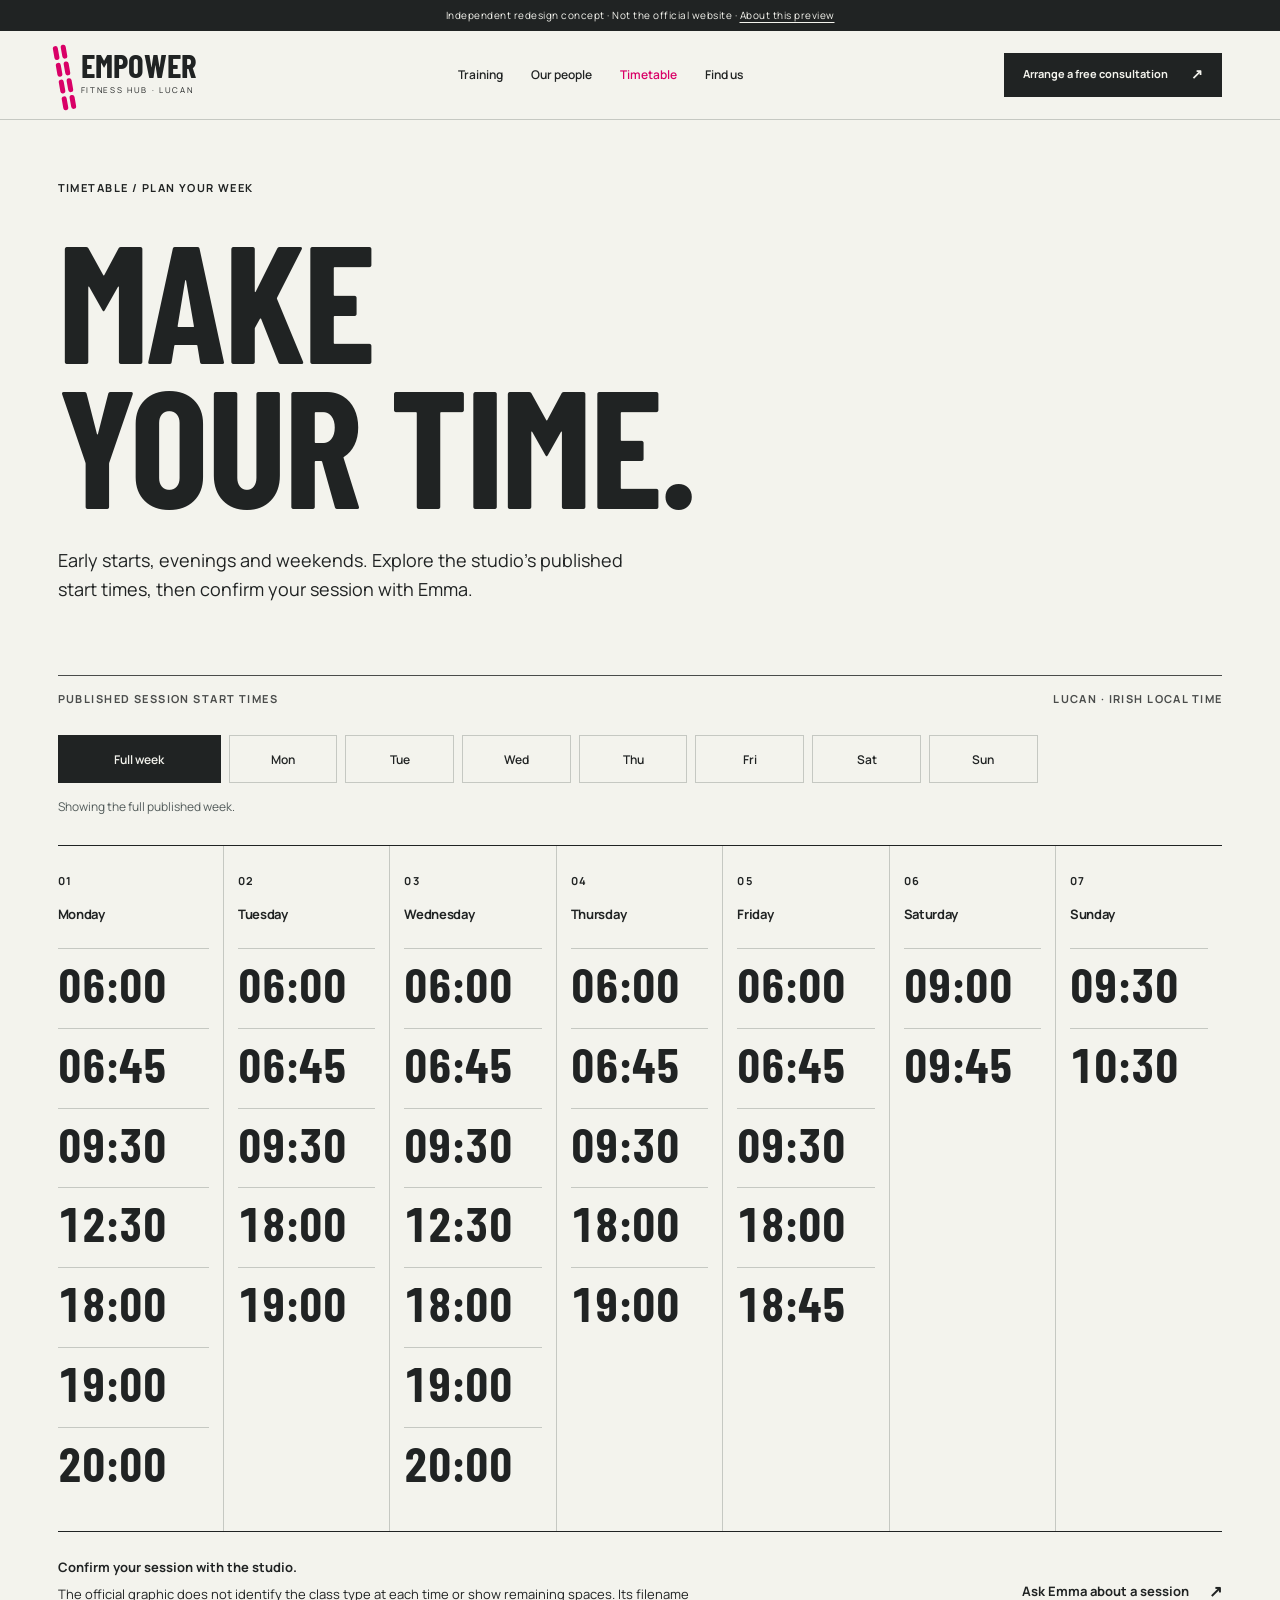
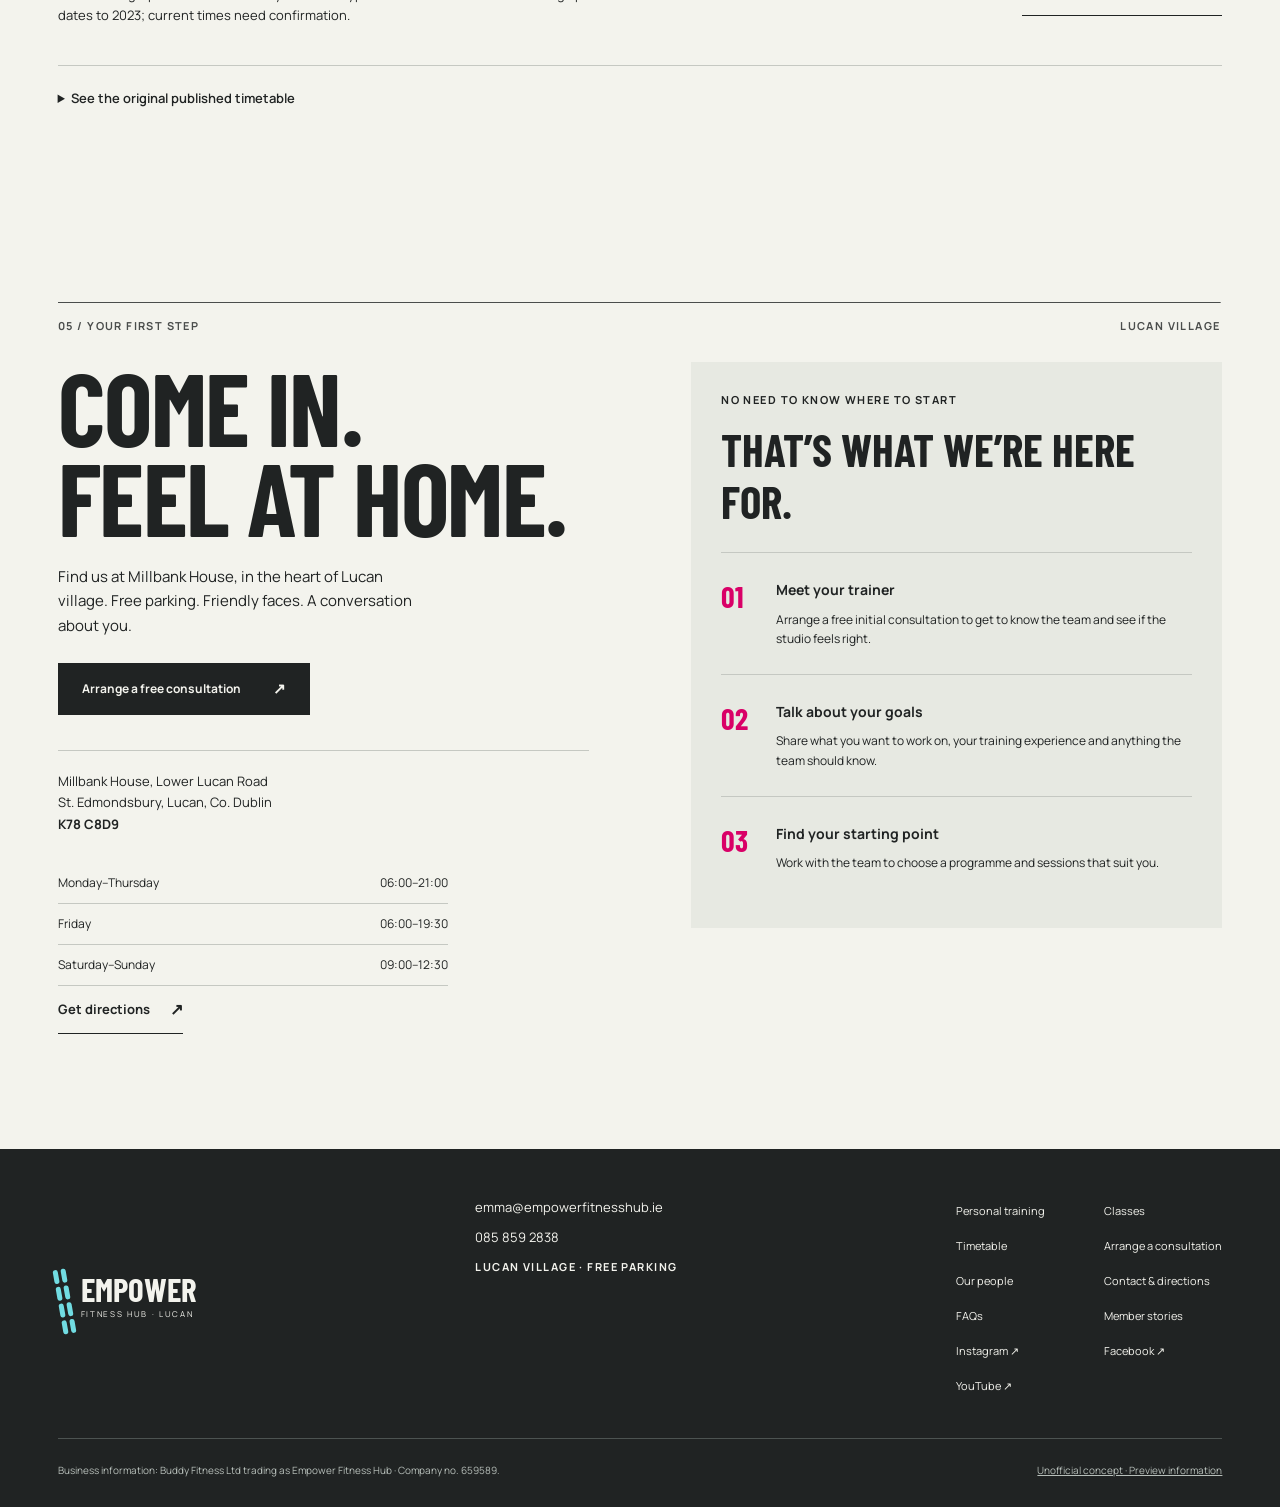
<file: class-timetable/index.html>
<!doctype html><html lang="en-IE"><head><meta charset="utf-8"><meta name="viewport" content="width=device-width,initial-scale=1"><meta name="robots" content="noindex,nofollow,noarchive"><meta name="description" content="View the timetable published by Empower and contact the studio to confirm current availability."><meta name="theme-color" content="#f3f3ed"><title>Class Timetable | Empower Fitness Hub — Unofficial Concept</title><link rel="icon" href="../assets/favicon.svg" type="image/svg+xml"><link rel="preload" href="../assets/fonts/barlow-condensed.woff2" as="font" type="font/woff2" crossorigin><link rel="stylesheet" href="../assets/styles.css"><script defer src="../assets/vendor/gsap.min.js"></script><script defer src="../assets/vendor/ScrollTrigger.min.js"></script><script defer src="../assets/app.js"></script></head><body class=""><a class="skip" href="#main">Skip to content</a>
<div class="concept-strip">Independent redesign concept · Not the official website · <a href="../preview-notice/">About this preview</a></div>
<header class="header"><div class="header-inner wrap"><a class="brand" href="../" aria-label="Empower Fitness Hub home"><span class="brand-mark" aria-hidden="true"><i></i><i></i><i></i><i></i><i></i><i></i><i></i><i></i></span><span class="brand-name">EMPOWER<small>FITNESS HUB · LUCAN</small></span></a><nav class="nav" id="main-nav" aria-label="Main navigation"><a href="../classes/">Training</a><a href="../our-team/">Our people</a><a href="../class-timetable/" aria-current="page">Timetable</a><a href="../contact/">Find us</a></nav><a class="button" href="../book/">Arrange a free consultation<span class="arrow" aria-hidden="true">↗</span></a><button class="menu-toggle" type="button" aria-controls="main-nav" aria-expanded="false" hidden>Menu +</button></div></header>
<noscript><div class="no-js-note">All training information and booking links work without JavaScript. The interactive diagram is shown in its complete state.</div></noscript><main id="main" tabindex="-1"><section class="page-hero wrap"><p class="eyebrow">Timetable / Plan your week</p><h1>Make<br>your time.</h1><p class="lead">Early starts, evenings and weekends. Explore the studio’s published start times, then confirm your session with Emma.</p></section><section class="schedule wrap" aria-labelledby="schedule-title"><div class="section-label eyebrow"><span id="schedule-title">Published session start times</span><span>Lucan · Irish local time</span></div><div class="schedule-tools" hidden><div class="day-filters" role="group" aria-label="Choose a timetable day"><button type="button" data-day="all" aria-pressed="true" aria-controls="schedule-grid">Full week</button><button type="button" data-day="monday" aria-pressed="false" aria-controls="schedule-grid">Mon</button><button type="button" data-day="tuesday" aria-pressed="false" aria-controls="schedule-grid">Tue</button><button type="button" data-day="wednesday" aria-pressed="false" aria-controls="schedule-grid">Wed</button><button type="button" data-day="thursday" aria-pressed="false" aria-controls="schedule-grid">Thu</button><button type="button" data-day="friday" aria-pressed="false" aria-controls="schedule-grid">Fri</button><button type="button" data-day="saturday" aria-pressed="false" aria-controls="schedule-grid">Sat</button><button type="button" data-day="sunday" aria-pressed="false" aria-controls="schedule-grid">Sun</button></div><p class="schedule-status" aria-live="polite">Showing the full published week.</p></div><div id="schedule-grid" class="schedule-grid"><article class="schedule-day" data-schedule-day="monday" aria-labelledby="day-monday"><div class="schedule-day-head"><span class="eyebrow">01</span><h2 id="day-monday">Monday</h2></div><ul aria-label="Monday published start times"><li><time>06:00</time></li><li><time>06:45</time></li><li><time>09:30</time></li><li><time>12:30</time></li><li><time>18:00</time></li><li><time>19:00</time></li><li><time>20:00</time></li></ul></article><article class="schedule-day" data-schedule-day="tuesday" aria-labelledby="day-tuesday"><div class="schedule-day-head"><span class="eyebrow">02</span><h2 id="day-tuesday">Tuesday</h2></div><ul aria-label="Tuesday published start times"><li><time>06:00</time></li><li><time>06:45</time></li><li><time>09:30</time></li><li><time>18:00</time></li><li><time>19:00</time></li></ul></article><article class="schedule-day" data-schedule-day="wednesday" aria-labelledby="day-wednesday"><div class="schedule-day-head"><span class="eyebrow">03</span><h2 id="day-wednesday">Wednesday</h2></div><ul aria-label="Wednesday published start times"><li><time>06:00</time></li><li><time>06:45</time></li><li><time>09:30</time></li><li><time>12:30</time></li><li><time>18:00</time></li><li><time>19:00</time></li><li><time>20:00</time></li></ul></article><article class="schedule-day" data-schedule-day="thursday" aria-labelledby="day-thursday"><div class="schedule-day-head"><span class="eyebrow">04</span><h2 id="day-thursday">Thursday</h2></div><ul aria-label="Thursday published start times"><li><time>06:00</time></li><li><time>06:45</time></li><li><time>09:30</time></li><li><time>18:00</time></li><li><time>19:00</time></li></ul></article><article class="schedule-day" data-schedule-day="friday" aria-labelledby="day-friday"><div class="schedule-day-head"><span class="eyebrow">05</span><h2 id="day-friday">Friday</h2></div><ul aria-label="Friday published start times"><li><time>06:00</time></li><li><time>06:45</time></li><li><time>09:30</time></li><li><time>18:00</time></li><li><time>18:45</time></li></ul></article><article class="schedule-day" data-schedule-day="saturday" aria-labelledby="day-saturday"><div class="schedule-day-head"><span class="eyebrow">06</span><h2 id="day-saturday">Saturday</h2></div><ul aria-label="Saturday published start times"><li><time>09:00</time></li><li><time>09:45</time></li></ul></article><article class="schedule-day" data-schedule-day="sunday" aria-labelledby="day-sunday"><div class="schedule-day-head"><span class="eyebrow">07</span><h2 id="day-sunday">Sunday</h2></div><ul aria-label="Sunday published start times"><li><time>09:30</time></li><li><time>10:30</time></li></ul></article></div><div class="schedule-note"><p><strong>Confirm your session with the studio.</strong> The official graphic does not identify the class type at each time or show remaining spaces. Its filename dates to 2023; current times need confirmation.</p><a class="text-link" href="mailto:emma@empowerfitnesshub.ie?subject=Class%20timetable%20enquiry">Ask Emma about a session<span class="arrow" aria-hidden="true">↗</span></a></div><details class="schedule-original"><summary>See the original published timetable</summary><figure><img class="" src="../assets/images/timetable.webp" alt="Timetable graphic published by Empower, transcribed above." width="1500" height="1500" loading="lazy" decoding="async"><figcaption><a class="text-link" href="https://www.empowerfitnesshub.ie/class-timetable">View the official timetable page<span class="arrow" aria-hidden="true">↗</span></a></figcaption></figure></details></section><section class="section wrap" id="visit" aria-labelledby="visit-title"><div class="section-label eyebrow"><span>05 / Your first step</span><span>Lucan village</span></div><div class="visit"><div class="visit-left"><h2 id="visit-title">Come in.<br>Feel at home.</h2><p>Find us at Millbank House, in the heart of Lucan village. Free parking. Friendly faces. A conversation about you.</p><a class="button" href="../book/">Arrange a free consultation<span class="arrow" aria-hidden="true">↗</span></a><address class="location-address"><p>Millbank House, Lower Lucan Road<br>St. Edmondsbury, Lucan, Co. Dublin<br><strong>K78 C8D9</strong></p></address><div class="hours" aria-label="Published studio opening hours"><div><span>Monday–Thursday</span><span>06:00–21:00</span></div><div><span>Friday</span><span>06:00–19:30</span></div><div><span>Saturday–Sunday</span><span>09:00–12:30</span></div></div><a class="text-link" href="https://www.google.com/maps/search/?api=1&query=Empower+Fitness+Hub+Millbank+House+Lucan+K78+C8D9">Get directions<span class="arrow" aria-hidden="true">↗</span></a></div><div class="visit-right"><p class="eyebrow" style="margin-bottom:15px">No need to know where to start</p><h3>That’s what we’re here for.</h3><ol><li><div><h4>Meet your trainer</h4><p>Arrange a free initial consultation to get to know the team and see if the studio feels right.</p></div></li><li><div><h4>Talk about your goals</h4><p>Share what you want to work on, your training experience and anything the team should know.</p></div></li><li><div><h4>Find your starting point</h4><p>Work with the team to choose a programme and sessions that suit you.</p></div></li></ol></div></div></section></main><footer class="footer"><div class="footer-top"><a class="brand" href="../" aria-label="Empower Fitness Hub home"><span class="brand-mark" aria-hidden="true"><i></i><i></i><i></i><i></i><i></i><i></i><i></i><i></i></span><span class="brand-name">EMPOWER<small>FITNESS HUB · LUCAN</small></span></a><div class="footer-contact"><a href="mailto:emma@empowerfitnesshub.ie">emma@empowerfitnesshub.ie</a><a href="tel:+353858592838">085 859 2838</a><span class="eyebrow">Lucan village · Free parking</span></div><nav class="footer-links" aria-label="Footer navigation"><a href="../personal-training/">Personal training</a><a href="../classes/">Classes</a><a href="../class-timetable/">Timetable</a><a href="../book/">Arrange a consultation</a><a href="../our-team/">Our people</a><a href="../contact/">Contact & directions</a><a href="../faq/">FAQs</a><a href="../before-after/">Member stories</a><a href="https://instagram.com/empowerfitnesshub">Instagram ↗</a><a href="https://www.facebook.com/profile.php?id=100078757430092">Facebook ↗</a><a href="https://www.youtube.com/@empowerfitnesshub">YouTube ↗</a></nav></div><div class="footer-bottom"><p>Business information: Buddy Fitness Ltd trading as Empower Fitness Hub · Company no. 659589.</p><a href="../preview-notice/">Unofficial concept · Preview information</a></div></footer><a class="mobile-book" href="../book/">Free consultation <span aria-hidden="true">↗</span></a></body></html>
</file>
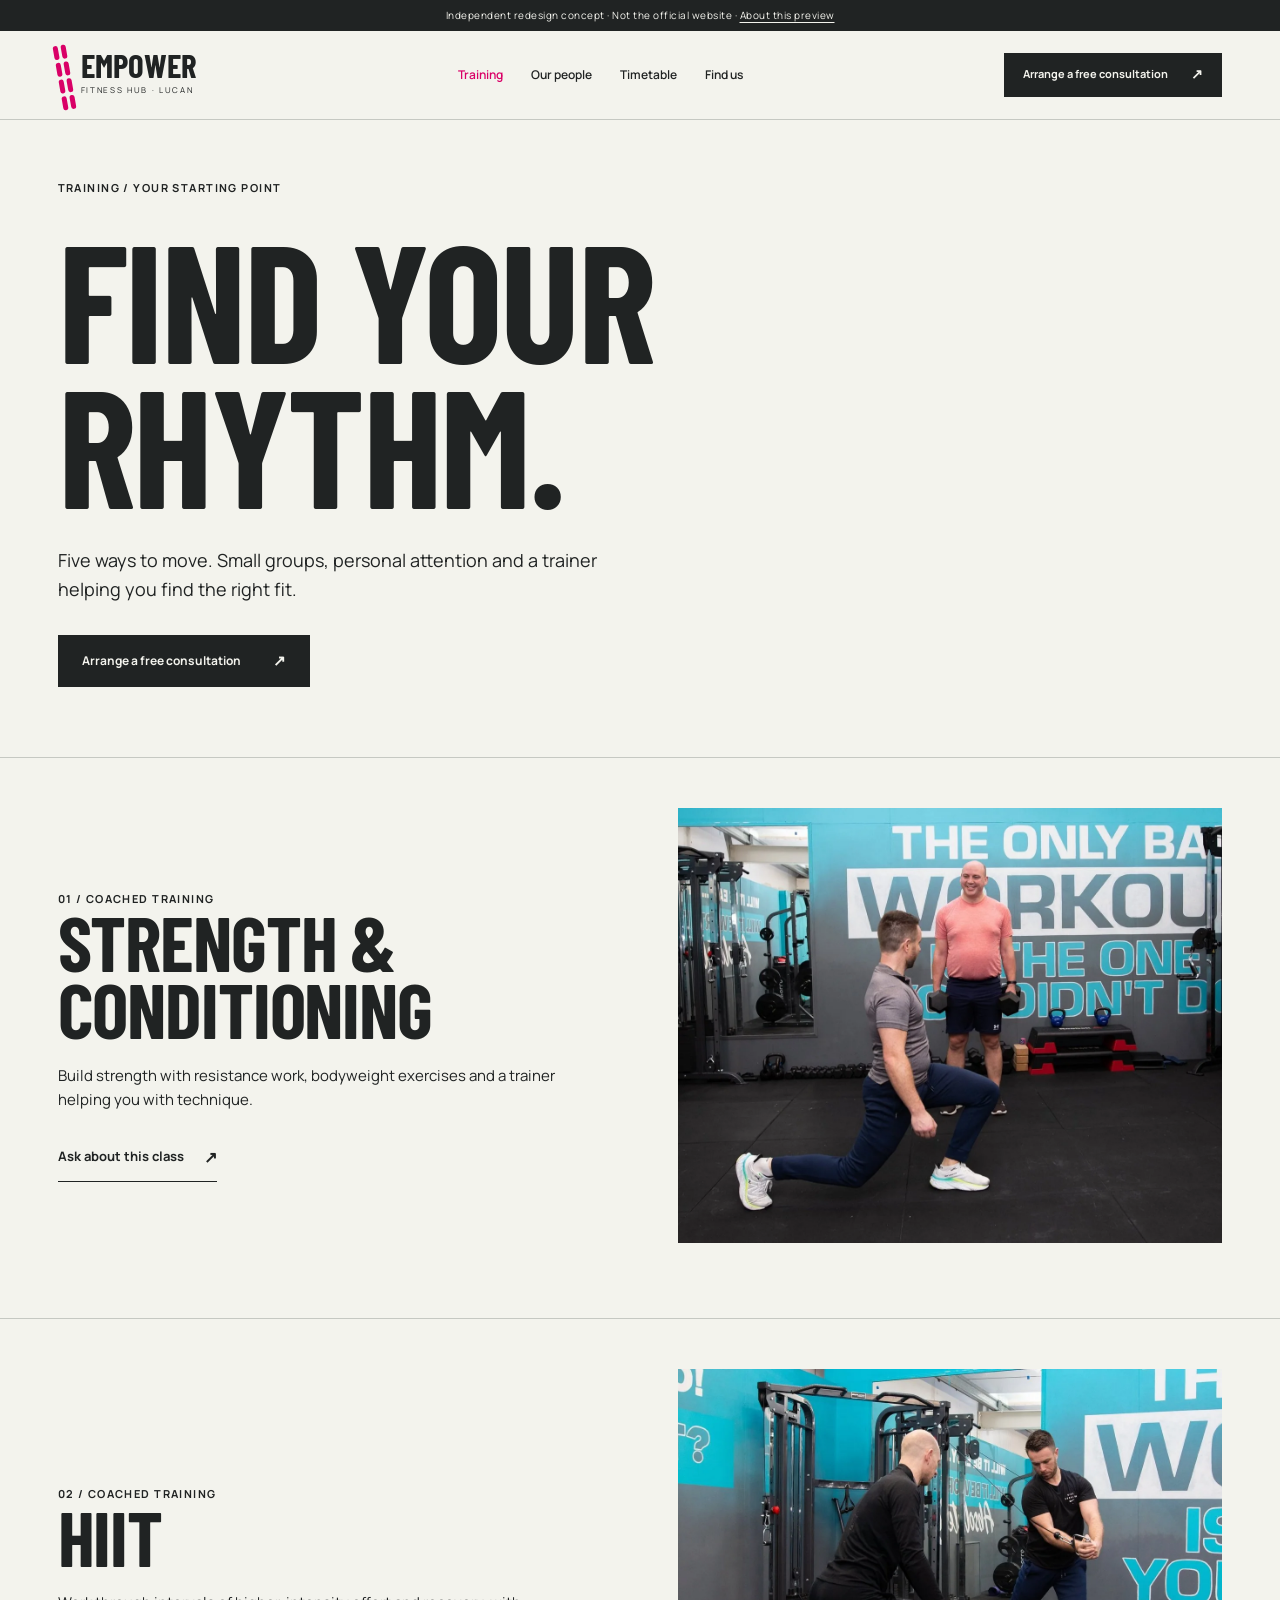
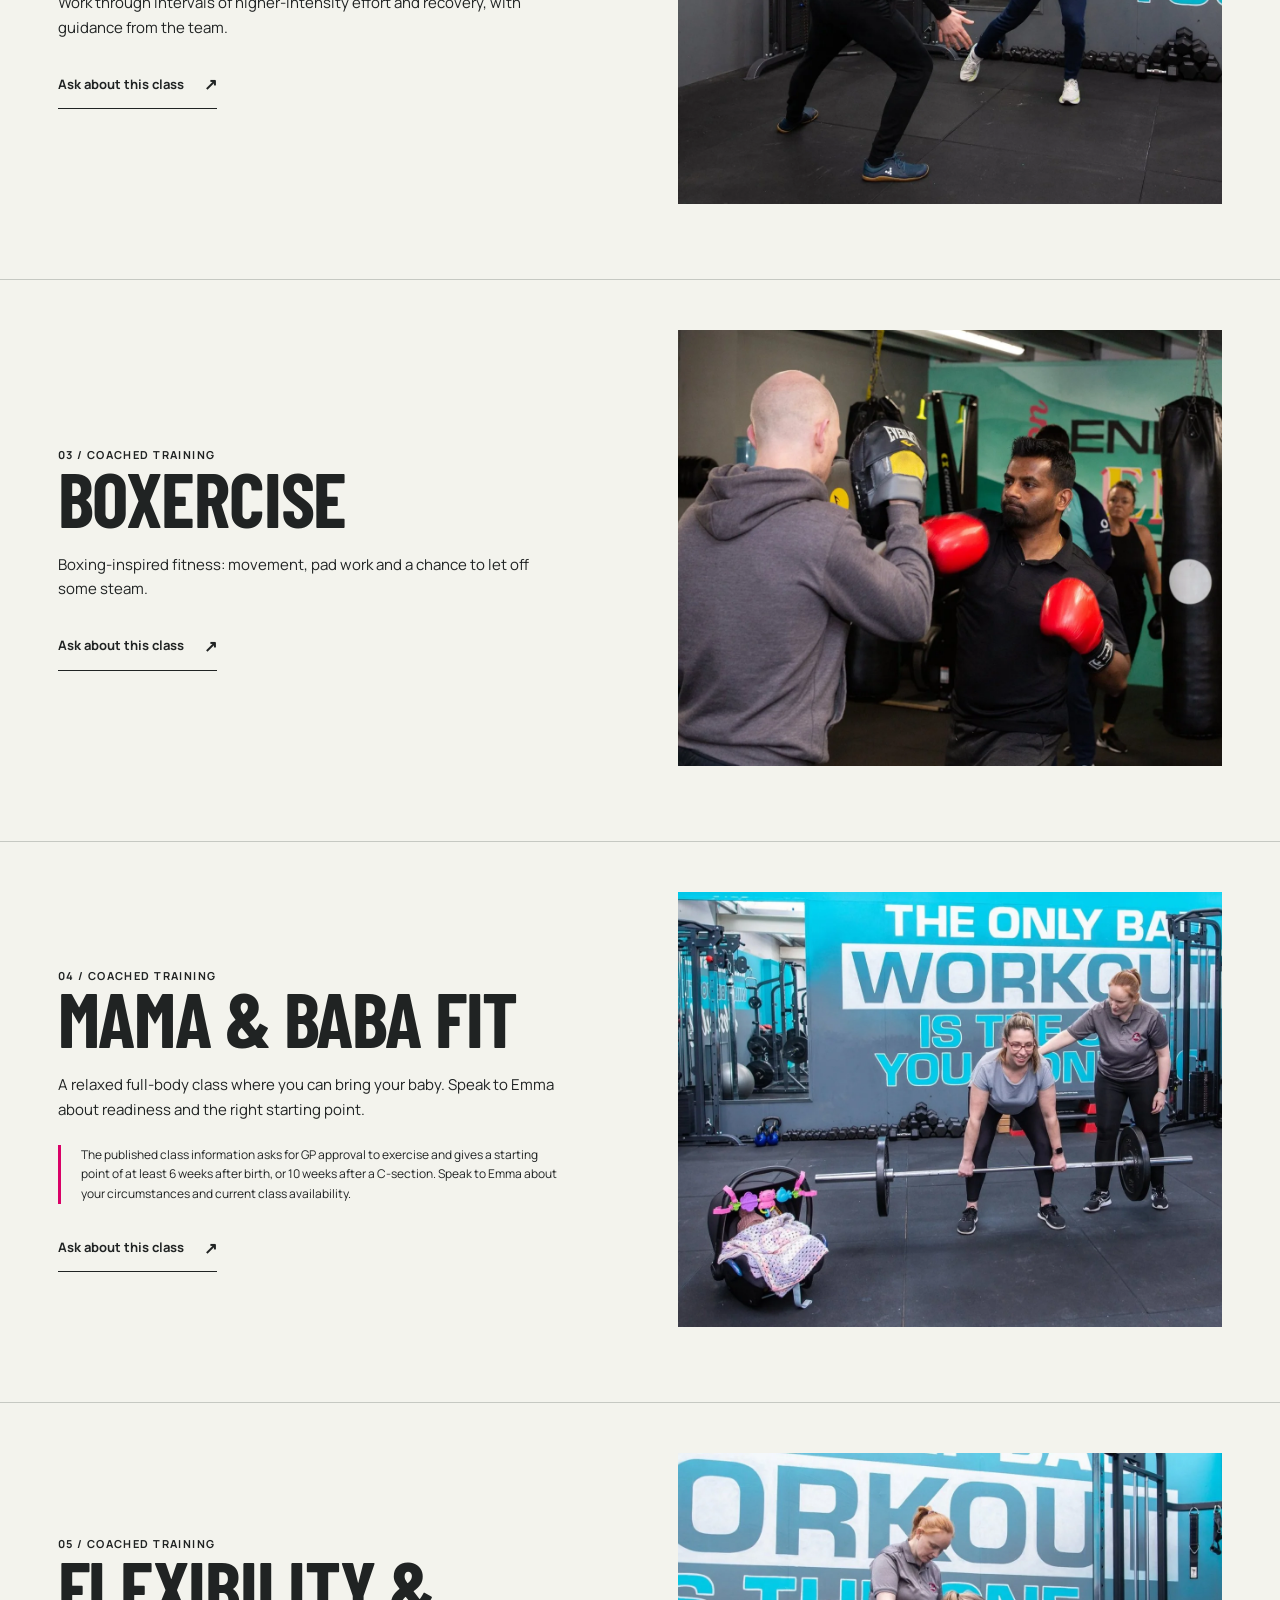
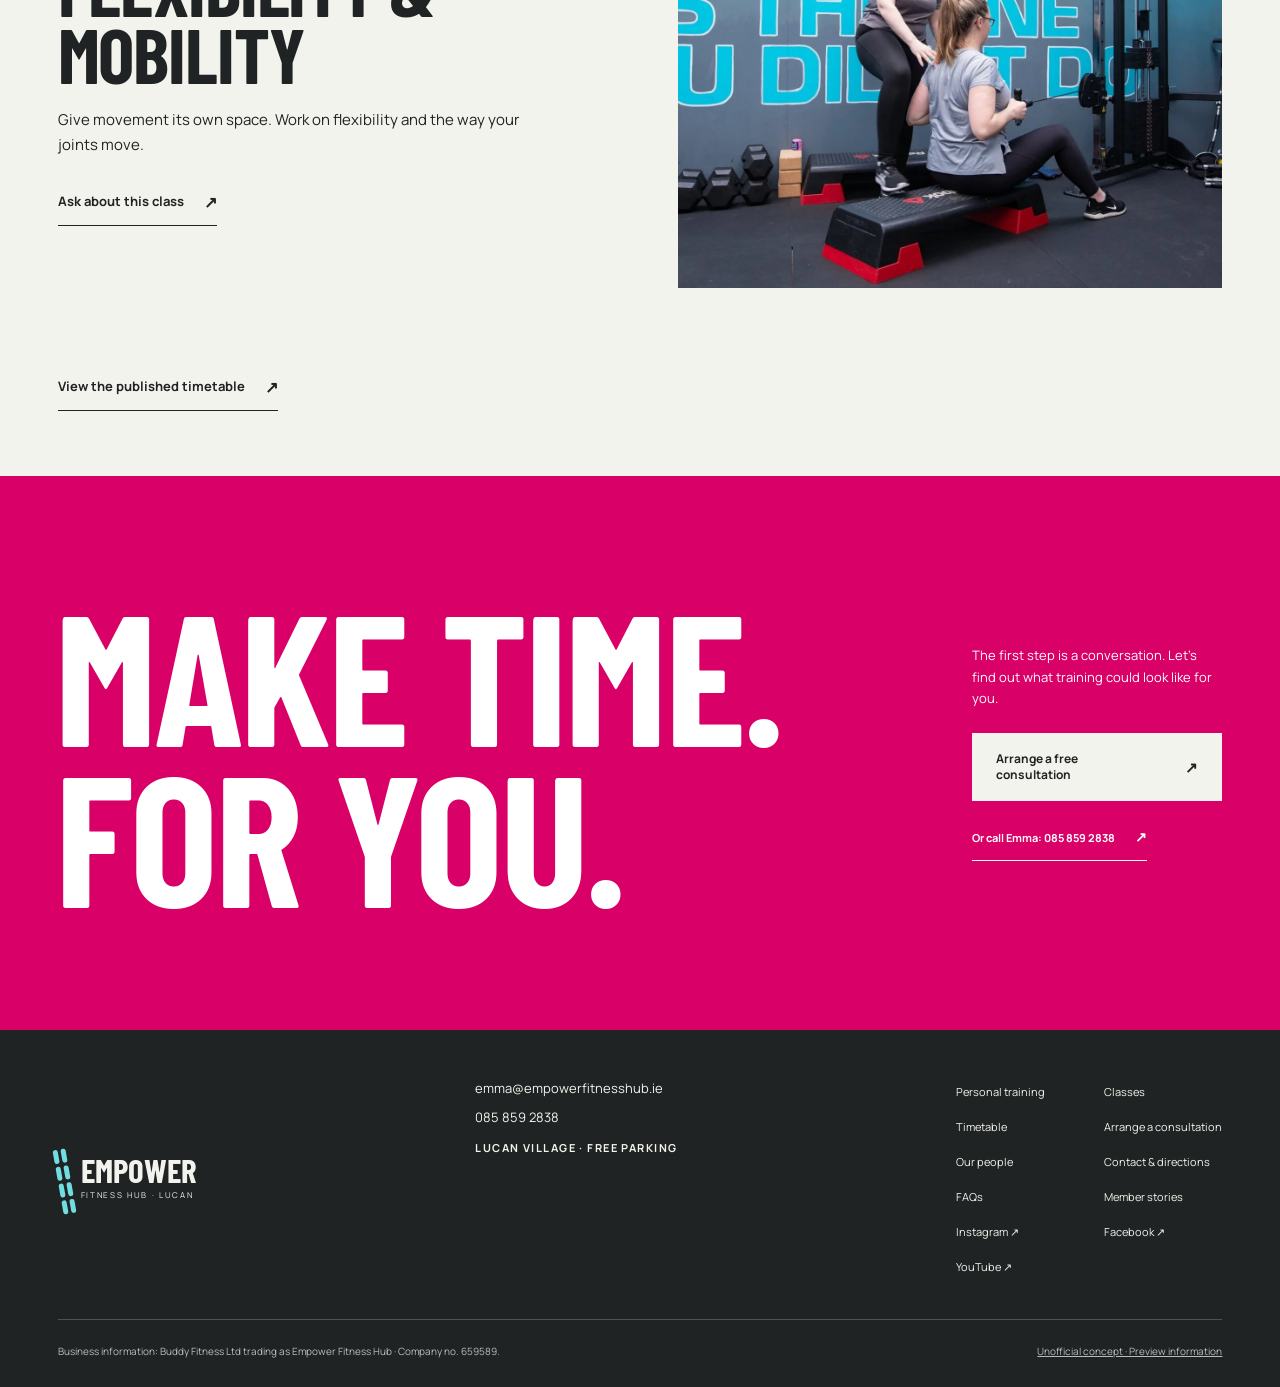
<file: classes/index.html>
<!doctype html><html lang="en-IE"><head><meta charset="utf-8"><meta name="viewport" content="width=device-width,initial-scale=1"><meta name="robots" content="noindex,nofollow,noarchive"><meta name="description" content="Explore Empower’s strength, HIIT, Boxercise, Mama &amp; Baba and flexibility and mobility sessions."><meta name="theme-color" content="#f3f3ed"><title>Classes in Lucan | Empower Fitness Hub — Unofficial Concept</title><link rel="icon" href="../assets/favicon.svg" type="image/svg+xml"><link rel="preload" href="../assets/fonts/barlow-condensed.woff2" as="font" type="font/woff2" crossorigin><link rel="stylesheet" href="../assets/styles.css"><script defer src="../assets/vendor/gsap.min.js"></script><script defer src="../assets/vendor/ScrollTrigger.min.js"></script><script defer src="../assets/app.js"></script></head><body class=""><a class="skip" href="#main">Skip to content</a>
<div class="concept-strip">Independent redesign concept · Not the official website · <a href="../preview-notice/">About this preview</a></div>
<header class="header"><div class="header-inner wrap"><a class="brand" href="../" aria-label="Empower Fitness Hub home"><span class="brand-mark" aria-hidden="true"><i></i><i></i><i></i><i></i><i></i><i></i><i></i><i></i></span><span class="brand-name">EMPOWER<small>FITNESS HUB · LUCAN</small></span></a><nav class="nav" id="main-nav" aria-label="Main navigation"><a href="../classes/" aria-current="page">Training</a><a href="../our-team/">Our people</a><a href="../class-timetable/">Timetable</a><a href="../contact/">Find us</a></nav><a class="button" href="../book/">Arrange a free consultation<span class="arrow" aria-hidden="true">↗</span></a><button class="menu-toggle" type="button" aria-controls="main-nav" aria-expanded="false" hidden>Menu +</button></div></header>
<noscript><div class="no-js-note">All training information and booking links work without JavaScript. The interactive diagram is shown in its complete state.</div></noscript><main id="main" tabindex="-1"><section class="page-hero wrap"><p class="eyebrow">Training / Your starting point</p><h1>Find your<br>rhythm.</h1><p class="lead">Five ways to move. Small groups, personal attention and a trainer helping you find the right fit.</p><a class="button" href="../book/">Arrange a free consultation<span class="arrow" aria-hidden="true">↗</span></a></section><section class="detail-block wrap" id="strength"><div class="detail-copy"><p class="eyebrow">01 / Coached training</p><h2>Strength & conditioning</h2><p>Build strength with resistance work, bodyweight exercises and a trainer helping you with technique.</p><a class="text-link" href="../book/">Ask about this class<span class="arrow" aria-hidden="true">↗</span></a></div><figure class="detail-img"><img class="" src="../assets/images/strength.webp" alt="A participant practising a lunge with an Empower trainer." width="1500" height="1000" loading="lazy" decoding="async"></figure></section><section class="detail-block wrap" id="hiit"><div class="detail-copy"><p class="eyebrow">02 / Coached training</p><h2>HIIT</h2><p>Work through intervals of higher-intensity effort and recovery, with guidance from the team.</p><a class="text-link" href="../book/">Ask about this class<span class="arrow" aria-hidden="true">↗</span></a></div><figure class="detail-img"><img class="" src="../assets/images/training.webp" alt="A trainer coaching a participant in the Empower studio." width="1500" height="1000" loading="lazy" decoding="async"></figure></section><section class="detail-block wrap" id="boxercise"><div class="detail-copy"><p class="eyebrow">03 / Coached training</p><h2>Boxercise</h2><p>Boxing-inspired fitness: movement, pad work and a chance to let off some steam.</p><a class="text-link" href="../book/">Ask about this class<span class="arrow" aria-hidden="true">↗</span></a></div><figure class="detail-img"><img class="" src="../assets/images/boxercise.webp" alt="A participant practising pad work with a trainer at Empower." width="1500" height="1000" loading="lazy" decoding="async"></figure></section><section class="detail-block wrap" id="mama-baba"><div class="detail-copy"><p class="eyebrow">04 / Coached training</p><h2>Mama & Baba Fit</h2><p>A relaxed full-body class where you can bring your baby. Speak to Emma about readiness and the right starting point.</p><p class="detail-note">The published class information asks for GP approval to exercise and gives a starting point of at least 6 weeks after birth, or 10 weeks after a C-section. Speak to Emma about your circumstances and current class availability.</p><a class="text-link" href="../book/">Ask about this class<span class="arrow" aria-hidden="true">↗</span></a></div><figure class="detail-img"><img class="" src="../assets/images/mama-baba.webp" alt="A parent training with a coach in the Empower studio, with a baby nearby." width="1500" height="1000" loading="lazy" decoding="async"></figure></section><section class="detail-block wrap" id="mobility"><div class="detail-copy"><p class="eyebrow">05 / Coached training</p><h2>Flexibility & mobility</h2><p>Give movement its own space. Work on flexibility and the way your joints move.</p><a class="text-link" href="../book/">Ask about this class<span class="arrow" aria-hidden="true">↗</span></a></div><figure class="detail-img"><img class="" src="../assets/images/coaching.webp" alt="An Empower trainer guiding a seated participant through an exercise." width="1500" height="1000" loading="lazy" decoding="async"></figure></section><section class="wrap" style="padding-bottom:65px"><a class="text-link" href="../class-timetable/">View the published timetable<span class="arrow" aria-hidden="true">↗</span></a></section><section class="closing section"><div class="wrap closing-top"><h2>Make time.<span>For you.</span></h2><div class="closing-action"><p>The first step is a conversation. Let’s find out what training could look like for you.</p><a class="button" href="../book/">Arrange a free consultation<span class="arrow" aria-hidden="true">↗</span></a><a class="text-link" href="tel:+353858592838">Or call Emma: 085 859 2838<span class="arrow" aria-hidden="true">↗</span></a></div></div></section></main><footer class="footer"><div class="footer-top"><a class="brand" href="../" aria-label="Empower Fitness Hub home"><span class="brand-mark" aria-hidden="true"><i></i><i></i><i></i><i></i><i></i><i></i><i></i><i></i></span><span class="brand-name">EMPOWER<small>FITNESS HUB · LUCAN</small></span></a><div class="footer-contact"><a href="mailto:emma@empowerfitnesshub.ie">emma@empowerfitnesshub.ie</a><a href="tel:+353858592838">085 859 2838</a><span class="eyebrow">Lucan village · Free parking</span></div><nav class="footer-links" aria-label="Footer navigation"><a href="../personal-training/">Personal training</a><a href="../classes/">Classes</a><a href="../class-timetable/">Timetable</a><a href="../book/">Arrange a consultation</a><a href="../our-team/">Our people</a><a href="../contact/">Contact & directions</a><a href="../faq/">FAQs</a><a href="../before-after/">Member stories</a><a href="https://instagram.com/empowerfitnesshub">Instagram ↗</a><a href="https://www.facebook.com/profile.php?id=100078757430092">Facebook ↗</a><a href="https://www.youtube.com/@empowerfitnesshub">YouTube ↗</a></nav></div><div class="footer-bottom"><p>Business information: Buddy Fitness Ltd trading as Empower Fitness Hub · Company no. 659589.</p><a href="../preview-notice/">Unofficial concept · Preview information</a></div></footer><a class="mobile-book" href="../book/">Free consultation <span aria-hidden="true">↗</span></a></body></html>
</file>
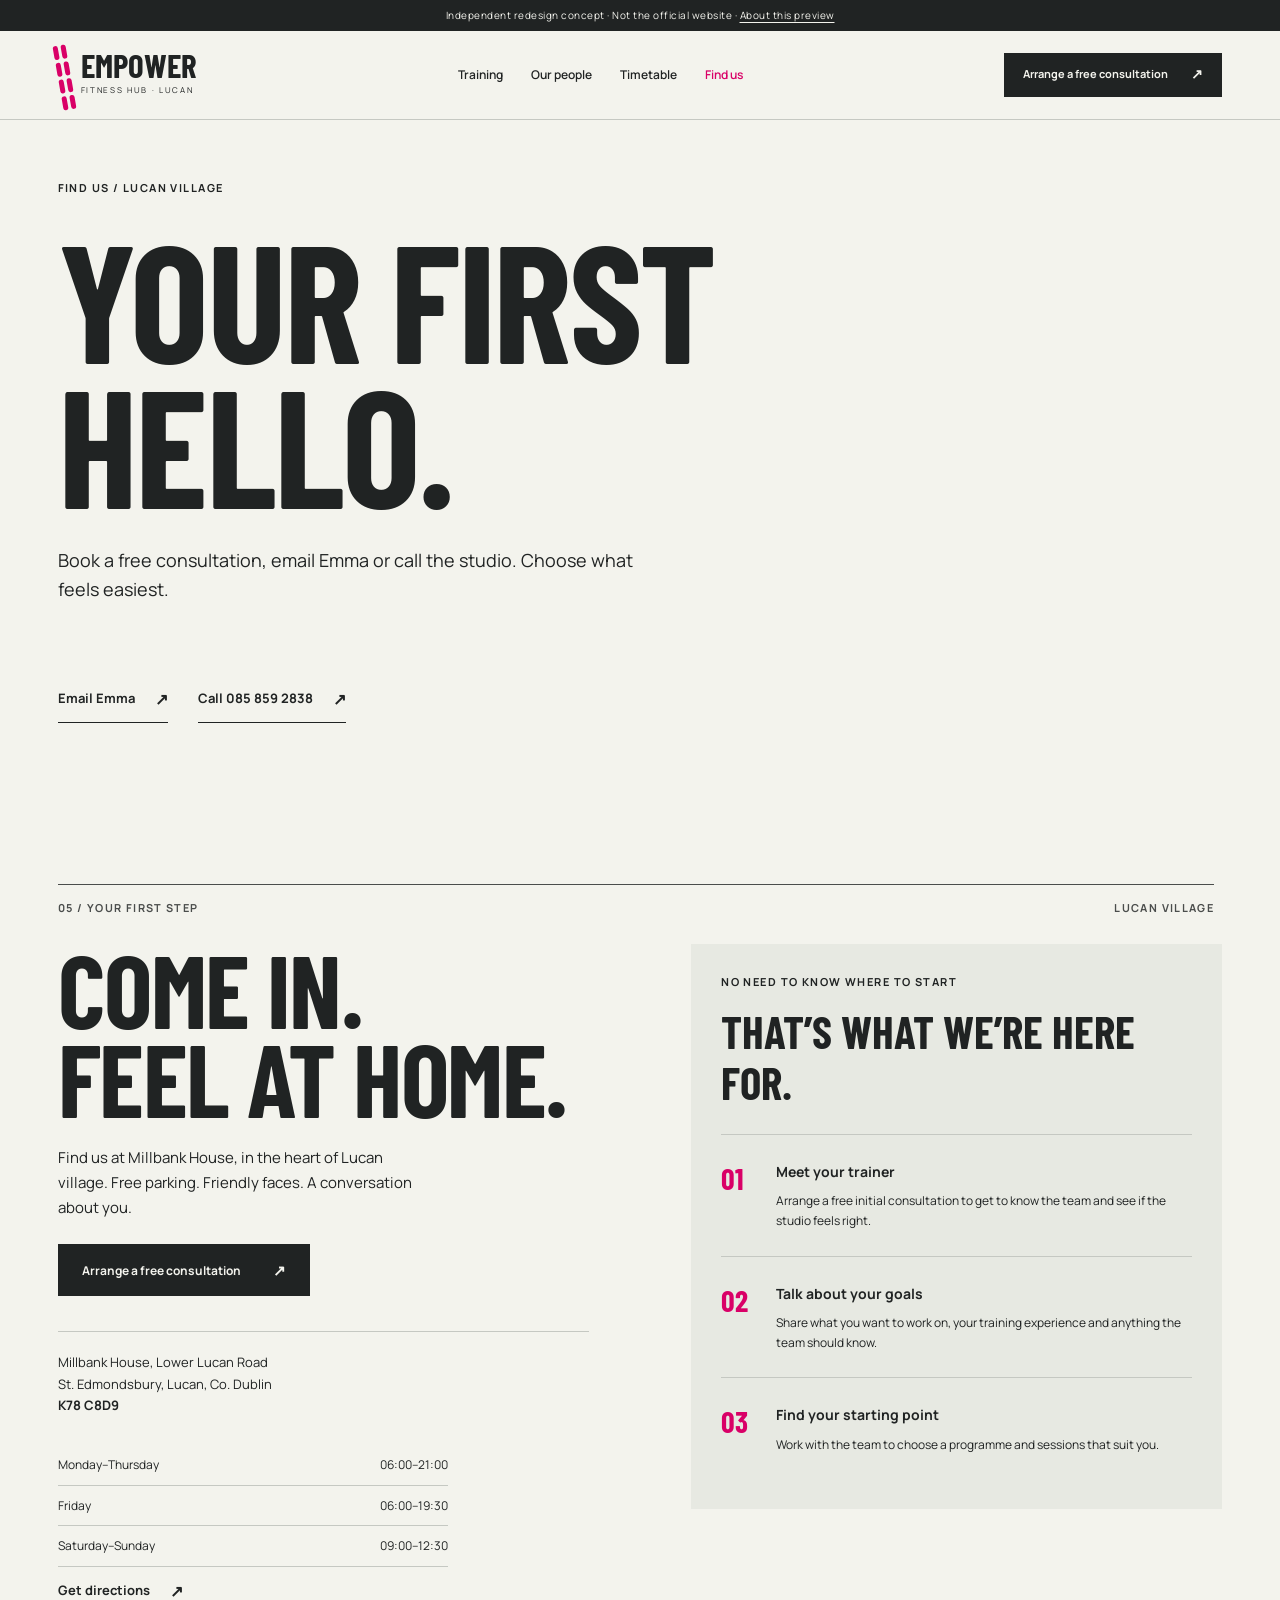
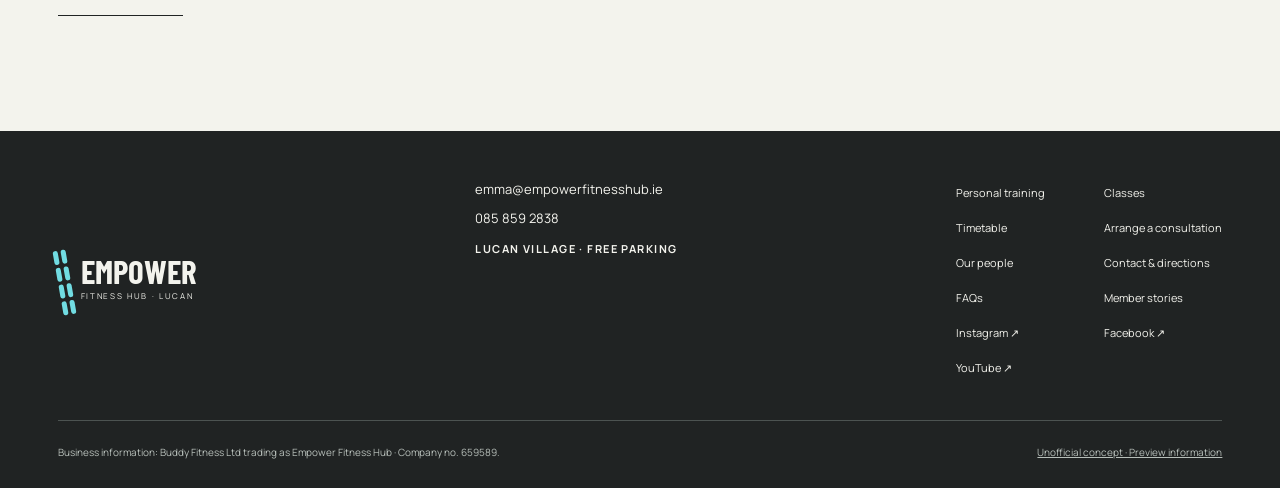
<file: contact/index.html>
<!doctype html><html lang="en-IE"><head><meta charset="utf-8"><meta name="viewport" content="width=device-width,initial-scale=1"><meta name="robots" content="noindex,nofollow,noarchive"><meta name="description" content="Contact Emma at Empower Fitness Hub, Millbank House, Lucan, K78 C8D9."><meta name="theme-color" content="#f3f3ed"><title>Contact &amp; Directions | Empower Fitness Hub — Unofficial Concept</title><link rel="icon" href="../assets/favicon.svg" type="image/svg+xml"><link rel="preload" href="../assets/fonts/barlow-condensed.woff2" as="font" type="font/woff2" crossorigin><link rel="stylesheet" href="../assets/styles.css"><script defer src="../assets/vendor/gsap.min.js"></script><script defer src="../assets/vendor/ScrollTrigger.min.js"></script><script defer src="../assets/app.js"></script></head><body class=""><a class="skip" href="#main">Skip to content</a>
<div class="concept-strip">Independent redesign concept · Not the official website · <a href="../preview-notice/">About this preview</a></div>
<header class="header"><div class="header-inner wrap"><a class="brand" href="../" aria-label="Empower Fitness Hub home"><span class="brand-mark" aria-hidden="true"><i></i><i></i><i></i><i></i><i></i><i></i><i></i><i></i></span><span class="brand-name">EMPOWER<small>FITNESS HUB · LUCAN</small></span></a><nav class="nav" id="main-nav" aria-label="Main navigation"><a href="../classes/">Training</a><a href="../our-team/">Our people</a><a href="../class-timetable/">Timetable</a><a href="../contact/" aria-current="page">Find us</a></nav><a class="button" href="../book/">Arrange a free consultation<span class="arrow" aria-hidden="true">↗</span></a><button class="menu-toggle" type="button" aria-controls="main-nav" aria-expanded="false" hidden>Menu +</button></div></header>
<noscript><div class="no-js-note">All training information and booking links work without JavaScript. The interactive diagram is shown in its complete state.</div></noscript><main id="main" tabindex="-1"><section class="page-hero wrap"><p class="eyebrow">Find us / Lucan village</p><h1>Your first<br>hello.</h1><p class="lead">Book a free consultation, email Emma or call the studio. Choose what feels easiest.</p></section><div class="wrap" style="padding-bottom:45px;display:flex;gap:30px;flex-wrap:wrap"><a class="text-link" href="mailto:emma@empowerfitnesshub.ie">Email Emma<span class="arrow" aria-hidden="true">↗</span></a><a class="text-link" href="tel:+353858592838">Call 085 859 2838<span class="arrow" aria-hidden="true">↗</span></a></div><section class="section wrap" id="visit" aria-labelledby="visit-title"><div class="section-label eyebrow"><span>05 / Your first step</span><span>Lucan village</span></div><div class="visit"><div class="visit-left"><h2 id="visit-title">Come in.<br>Feel at home.</h2><p>Find us at Millbank House, in the heart of Lucan village. Free parking. Friendly faces. A conversation about you.</p><a class="button" href="../book/">Arrange a free consultation<span class="arrow" aria-hidden="true">↗</span></a><address class="location-address"><p>Millbank House, Lower Lucan Road<br>St. Edmondsbury, Lucan, Co. Dublin<br><strong>K78 C8D9</strong></p></address><div class="hours" aria-label="Published studio opening hours"><div><span>Monday–Thursday</span><span>06:00–21:00</span></div><div><span>Friday</span><span>06:00–19:30</span></div><div><span>Saturday–Sunday</span><span>09:00–12:30</span></div></div><a class="text-link" href="https://www.google.com/maps/search/?api=1&query=Empower+Fitness+Hub+Millbank+House+Lucan+K78+C8D9">Get directions<span class="arrow" aria-hidden="true">↗</span></a></div><div class="visit-right"><p class="eyebrow" style="margin-bottom:15px">No need to know where to start</p><h3>That’s what we’re here for.</h3><ol><li><div><h4>Meet your trainer</h4><p>Arrange a free initial consultation to get to know the team and see if the studio feels right.</p></div></li><li><div><h4>Talk about your goals</h4><p>Share what you want to work on, your training experience and anything the team should know.</p></div></li><li><div><h4>Find your starting point</h4><p>Work with the team to choose a programme and sessions that suit you.</p></div></li></ol></div></div></section></main><footer class="footer"><div class="footer-top"><a class="brand" href="../" aria-label="Empower Fitness Hub home"><span class="brand-mark" aria-hidden="true"><i></i><i></i><i></i><i></i><i></i><i></i><i></i><i></i></span><span class="brand-name">EMPOWER<small>FITNESS HUB · LUCAN</small></span></a><div class="footer-contact"><a href="mailto:emma@empowerfitnesshub.ie">emma@empowerfitnesshub.ie</a><a href="tel:+353858592838">085 859 2838</a><span class="eyebrow">Lucan village · Free parking</span></div><nav class="footer-links" aria-label="Footer navigation"><a href="../personal-training/">Personal training</a><a href="../classes/">Classes</a><a href="../class-timetable/">Timetable</a><a href="../book/">Arrange a consultation</a><a href="../our-team/">Our people</a><a href="../contact/">Contact & directions</a><a href="../faq/">FAQs</a><a href="../before-after/">Member stories</a><a href="https://instagram.com/empowerfitnesshub">Instagram ↗</a><a href="https://www.facebook.com/profile.php?id=100078757430092">Facebook ↗</a><a href="https://www.youtube.com/@empowerfitnesshub">YouTube ↗</a></nav></div><div class="footer-bottom"><p>Business information: Buddy Fitness Ltd trading as Empower Fitness Hub · Company no. 659589.</p><a href="../preview-notice/">Unofficial concept · Preview information</a></div></footer><a class="mobile-book" href="../book/">Free consultation <span aria-hidden="true">↗</span></a></body></html>
</file>
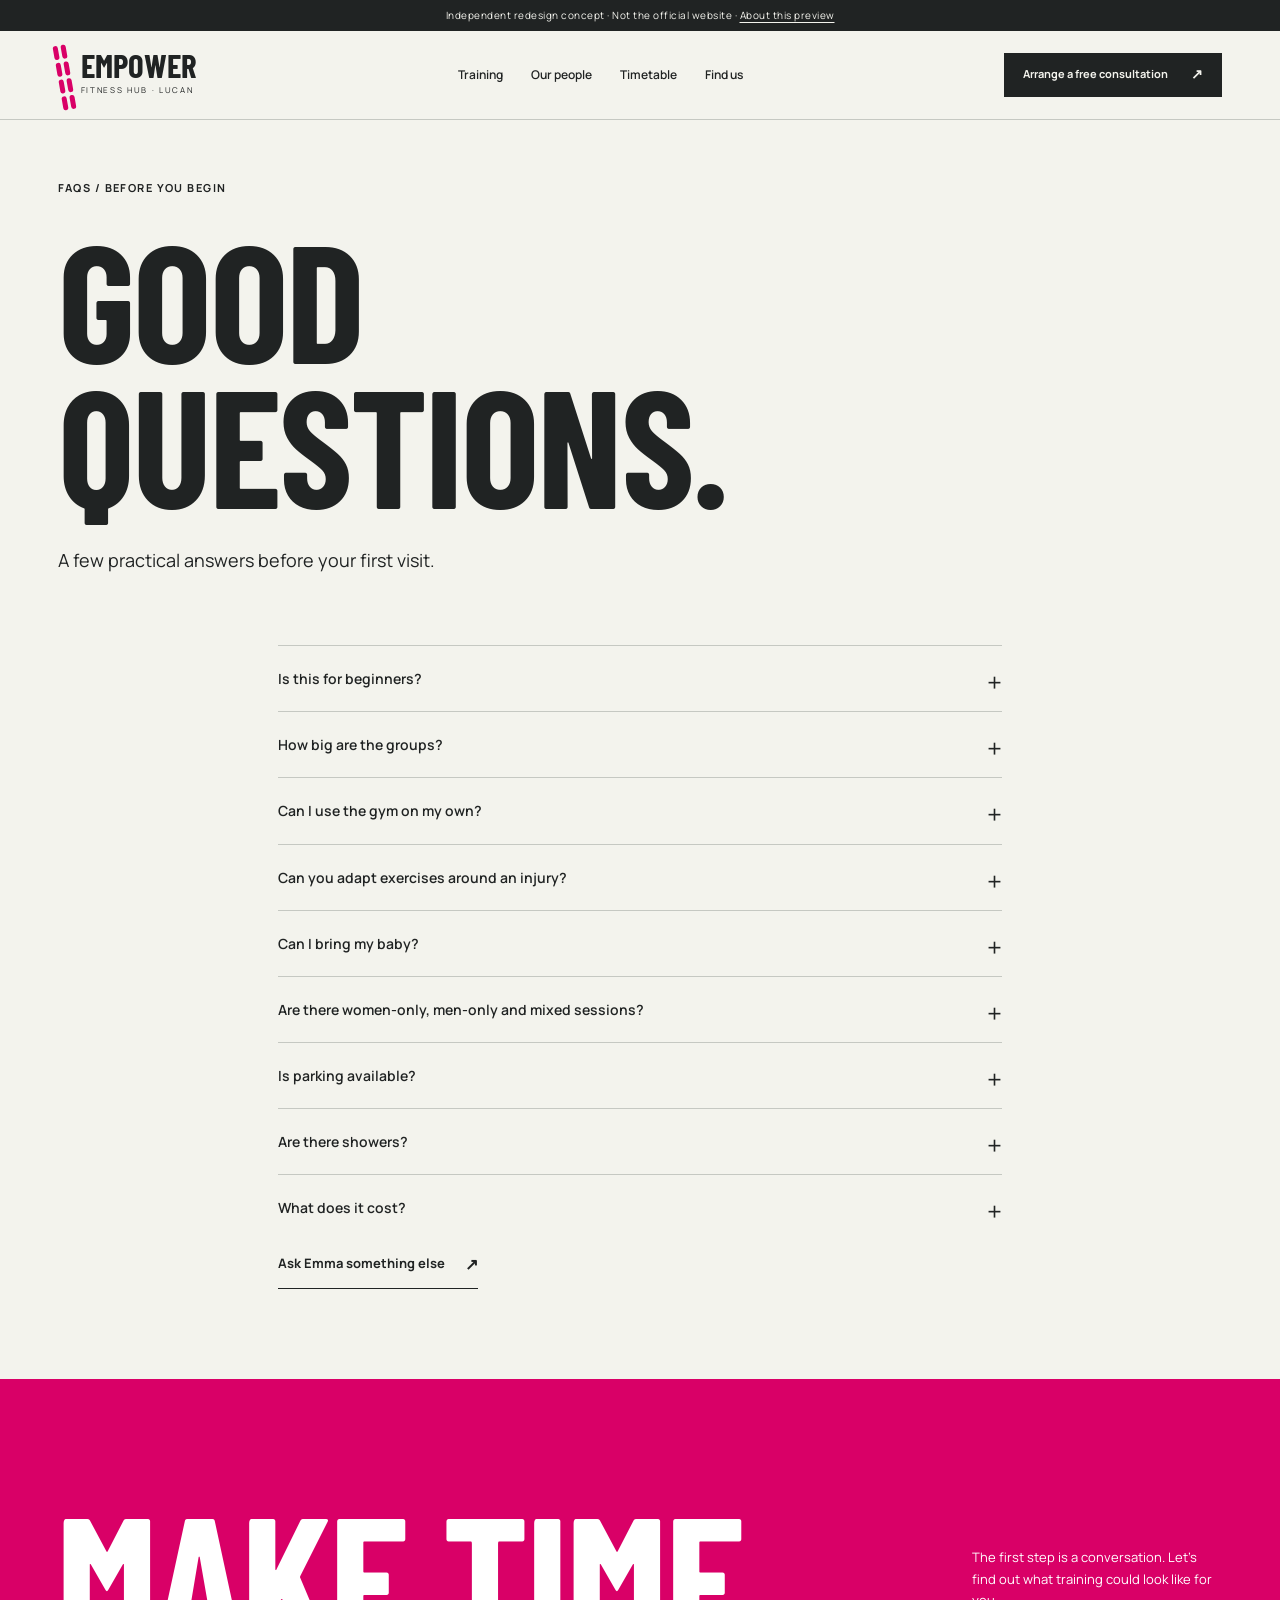
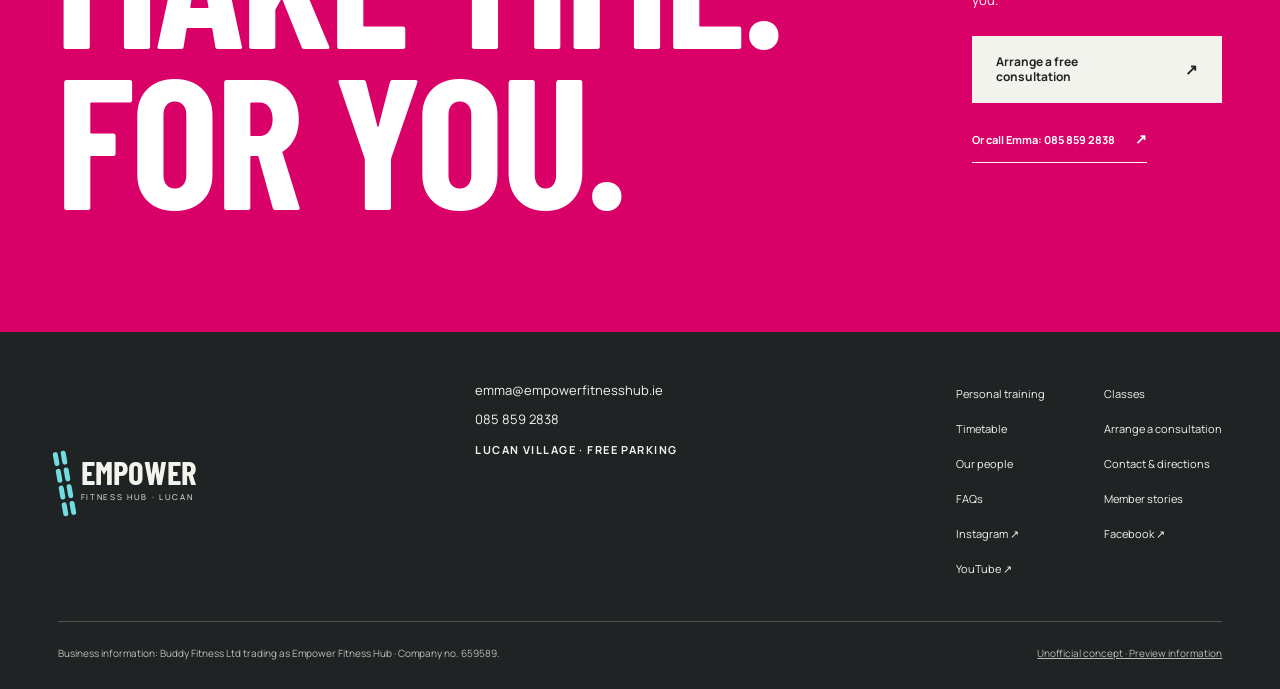
<file: faq/index.html>
<!doctype html><html lang="en-IE"><head><meta charset="utf-8"><meta name="viewport" content="width=device-width,initial-scale=1"><meta name="robots" content="noindex,nofollow,noarchive"><meta name="description" content="Beginner support, class sizes, facilities and practical information for Empower Fitness Hub."><meta name="theme-color" content="#f3f3ed"><title>Frequently Asked Questions | Empower Fitness Hub — Unofficial Concept</title><link rel="icon" href="../assets/favicon.svg" type="image/svg+xml"><link rel="preload" href="../assets/fonts/barlow-condensed.woff2" as="font" type="font/woff2" crossorigin><link rel="stylesheet" href="../assets/styles.css"><script defer src="../assets/vendor/gsap.min.js"></script><script defer src="../assets/vendor/ScrollTrigger.min.js"></script><script defer src="../assets/app.js"></script></head><body class=""><a class="skip" href="#main">Skip to content</a>
<div class="concept-strip">Independent redesign concept · Not the official website · <a href="../preview-notice/">About this preview</a></div>
<header class="header"><div class="header-inner wrap"><a class="brand" href="../" aria-label="Empower Fitness Hub home"><span class="brand-mark" aria-hidden="true"><i></i><i></i><i></i><i></i><i></i><i></i><i></i><i></i></span><span class="brand-name">EMPOWER<small>FITNESS HUB · LUCAN</small></span></a><nav class="nav" id="main-nav" aria-label="Main navigation"><a href="../classes/">Training</a><a href="../our-team/">Our people</a><a href="../class-timetable/">Timetable</a><a href="../contact/">Find us</a></nav><a class="button" href="../book/">Arrange a free consultation<span class="arrow" aria-hidden="true">↗</span></a><button class="menu-toggle" type="button" aria-controls="main-nav" aria-expanded="false" hidden>Menu +</button></div></header>
<noscript><div class="no-js-note">All training information and booking links work without JavaScript. The interactive diagram is shown in its complete state.</div></noscript><main id="main" tabindex="-1"><section class="page-hero wrap"><p class="eyebrow">FAQs / Before you begin</p><h1>Good<br>questions.</h1><p class="lead">A few practical answers before your first visit.</p></section><div class="all-faq wrap"><details class="faq-item"><summary>Is this for beginners?</summary><p>Yes. The team welcomes beginners and helps you choose a starting point.</p></details><details class="faq-item"><summary>How big are the groups?</summary><p>Classes have a maximum of eight people and are led by a personal trainer.</p></details><details class="faq-item"><summary>Can I use the gym on my own?</summary><p>The studio offers structured, coached sessions rather than independent open-gym access.</p></details><details class="faq-item"><summary>Can you adapt exercises around an injury?</summary><p>Discuss it during your initial assessment. The team can review suitable exercise alternatives with you.</p></details><details class="faq-item"><summary>Can I bring my baby?</summary><p>The Mama & Baba session welcomes babies under 12 months. Ask Emma about suitability and getting started.</p></details><details class="faq-item"><summary>Are there women-only, men-only and mixed sessions?</summary><p>The published FAQ lists all three. Check the current timetable and availability with the studio.</p></details><details class="faq-item"><summary>Is parking available?</summary><p>Yes. The studio lists free parking at Millbank House.</p></details><details class="faq-item"><summary>Are there showers?</summary><p>There are no showers. A water refill station is available.</p></details><details class="faq-item"><summary>What does it cost?</summary><p>Contact the studio for current options and prices. No membership price is published in this preview.</p></details><a class="text-link" href="mailto:emma@empowerfitnesshub.ie">Ask Emma something else<span class="arrow" aria-hidden="true">↗</span></a></div><section class="closing section"><div class="wrap closing-top"><h2>Make time.<span>For you.</span></h2><div class="closing-action"><p>The first step is a conversation. Let’s find out what training could look like for you.</p><a class="button" href="../book/">Arrange a free consultation<span class="arrow" aria-hidden="true">↗</span></a><a class="text-link" href="tel:+353858592838">Or call Emma: 085 859 2838<span class="arrow" aria-hidden="true">↗</span></a></div></div></section></main><footer class="footer"><div class="footer-top"><a class="brand" href="../" aria-label="Empower Fitness Hub home"><span class="brand-mark" aria-hidden="true"><i></i><i></i><i></i><i></i><i></i><i></i><i></i><i></i></span><span class="brand-name">EMPOWER<small>FITNESS HUB · LUCAN</small></span></a><div class="footer-contact"><a href="mailto:emma@empowerfitnesshub.ie">emma@empowerfitnesshub.ie</a><a href="tel:+353858592838">085 859 2838</a><span class="eyebrow">Lucan village · Free parking</span></div><nav class="footer-links" aria-label="Footer navigation"><a href="../personal-training/">Personal training</a><a href="../classes/">Classes</a><a href="../class-timetable/">Timetable</a><a href="../book/">Arrange a consultation</a><a href="../our-team/">Our people</a><a href="../contact/">Contact & directions</a><a href="../faq/">FAQs</a><a href="../before-after/">Member stories</a><a href="https://instagram.com/empowerfitnesshub">Instagram ↗</a><a href="https://www.facebook.com/profile.php?id=100078757430092">Facebook ↗</a><a href="https://www.youtube.com/@empowerfitnesshub">YouTube ↗</a></nav></div><div class="footer-bottom"><p>Business information: Buddy Fitness Ltd trading as Empower Fitness Hub · Company no. 659589.</p><a href="../preview-notice/">Unofficial concept · Preview information</a></div></footer><a class="mobile-book" href="../book/">Free consultation <span aria-hidden="true">↗</span></a></body></html>
</file>
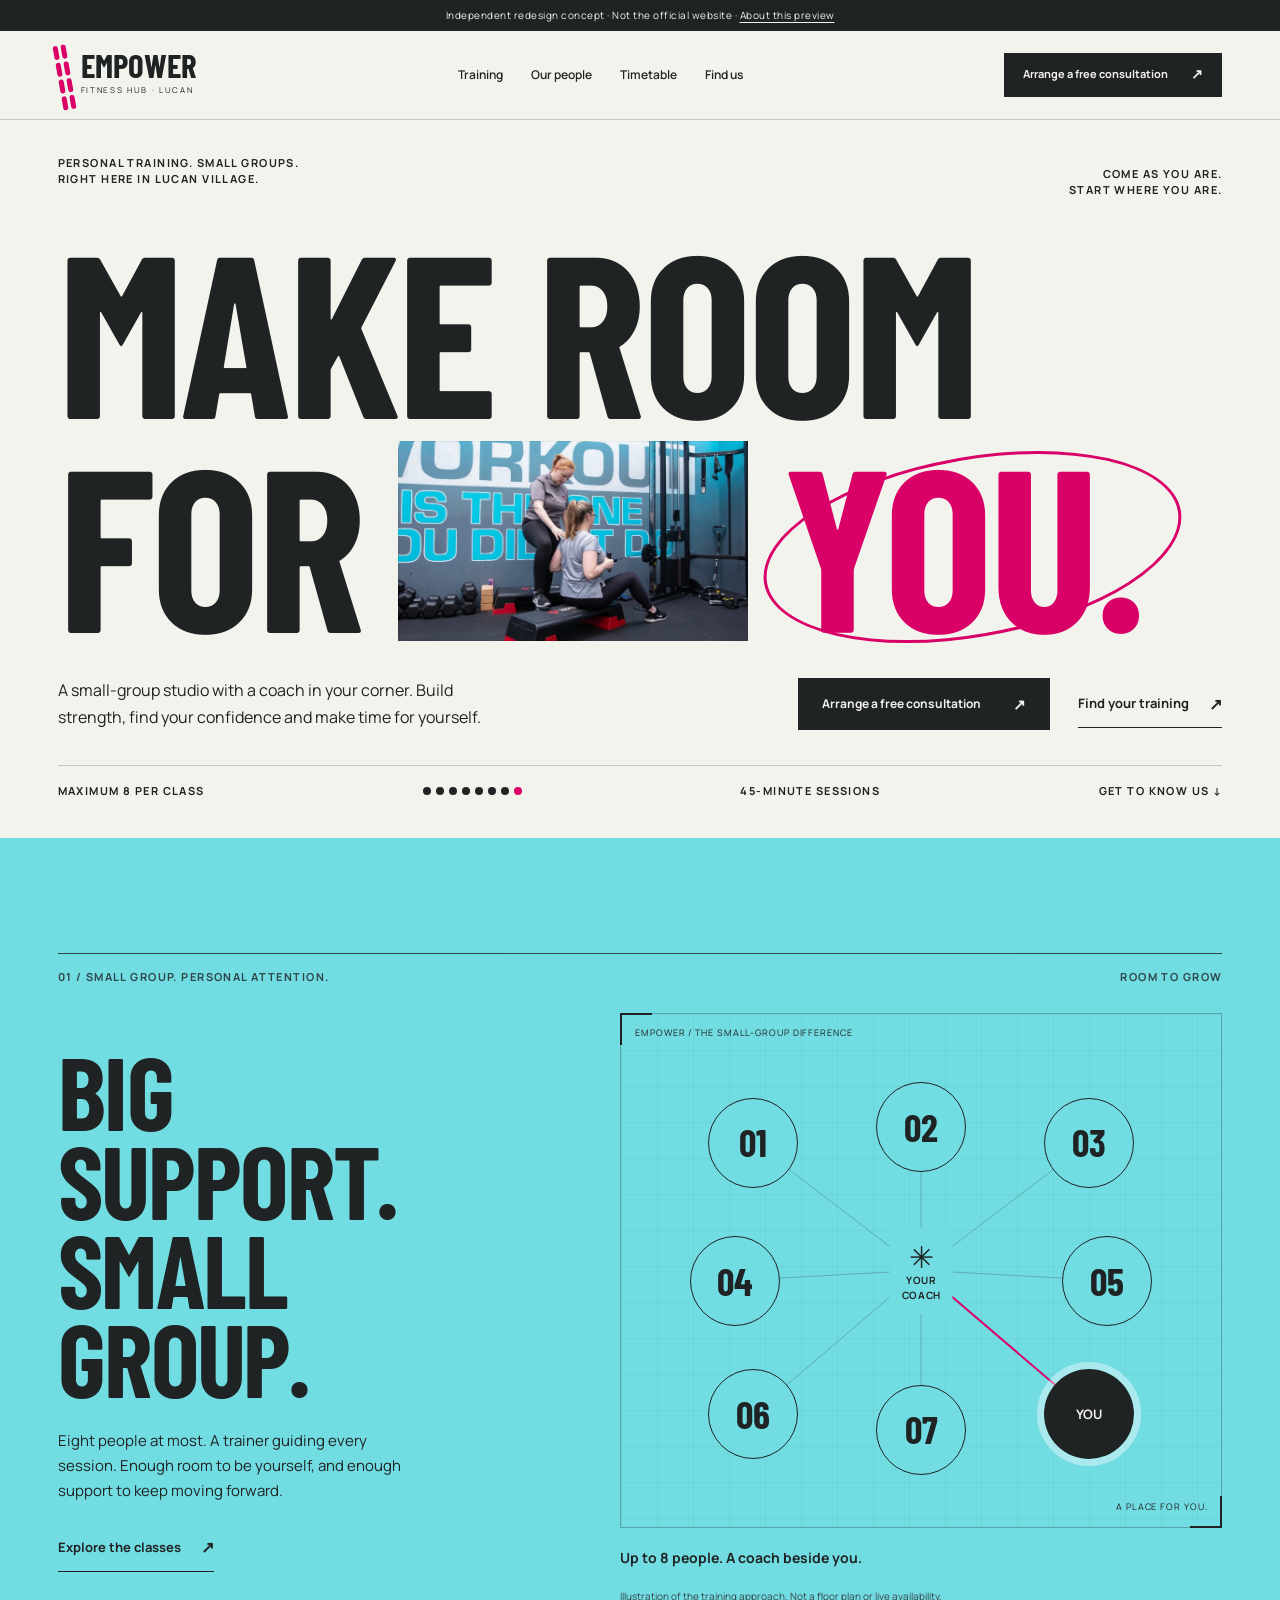
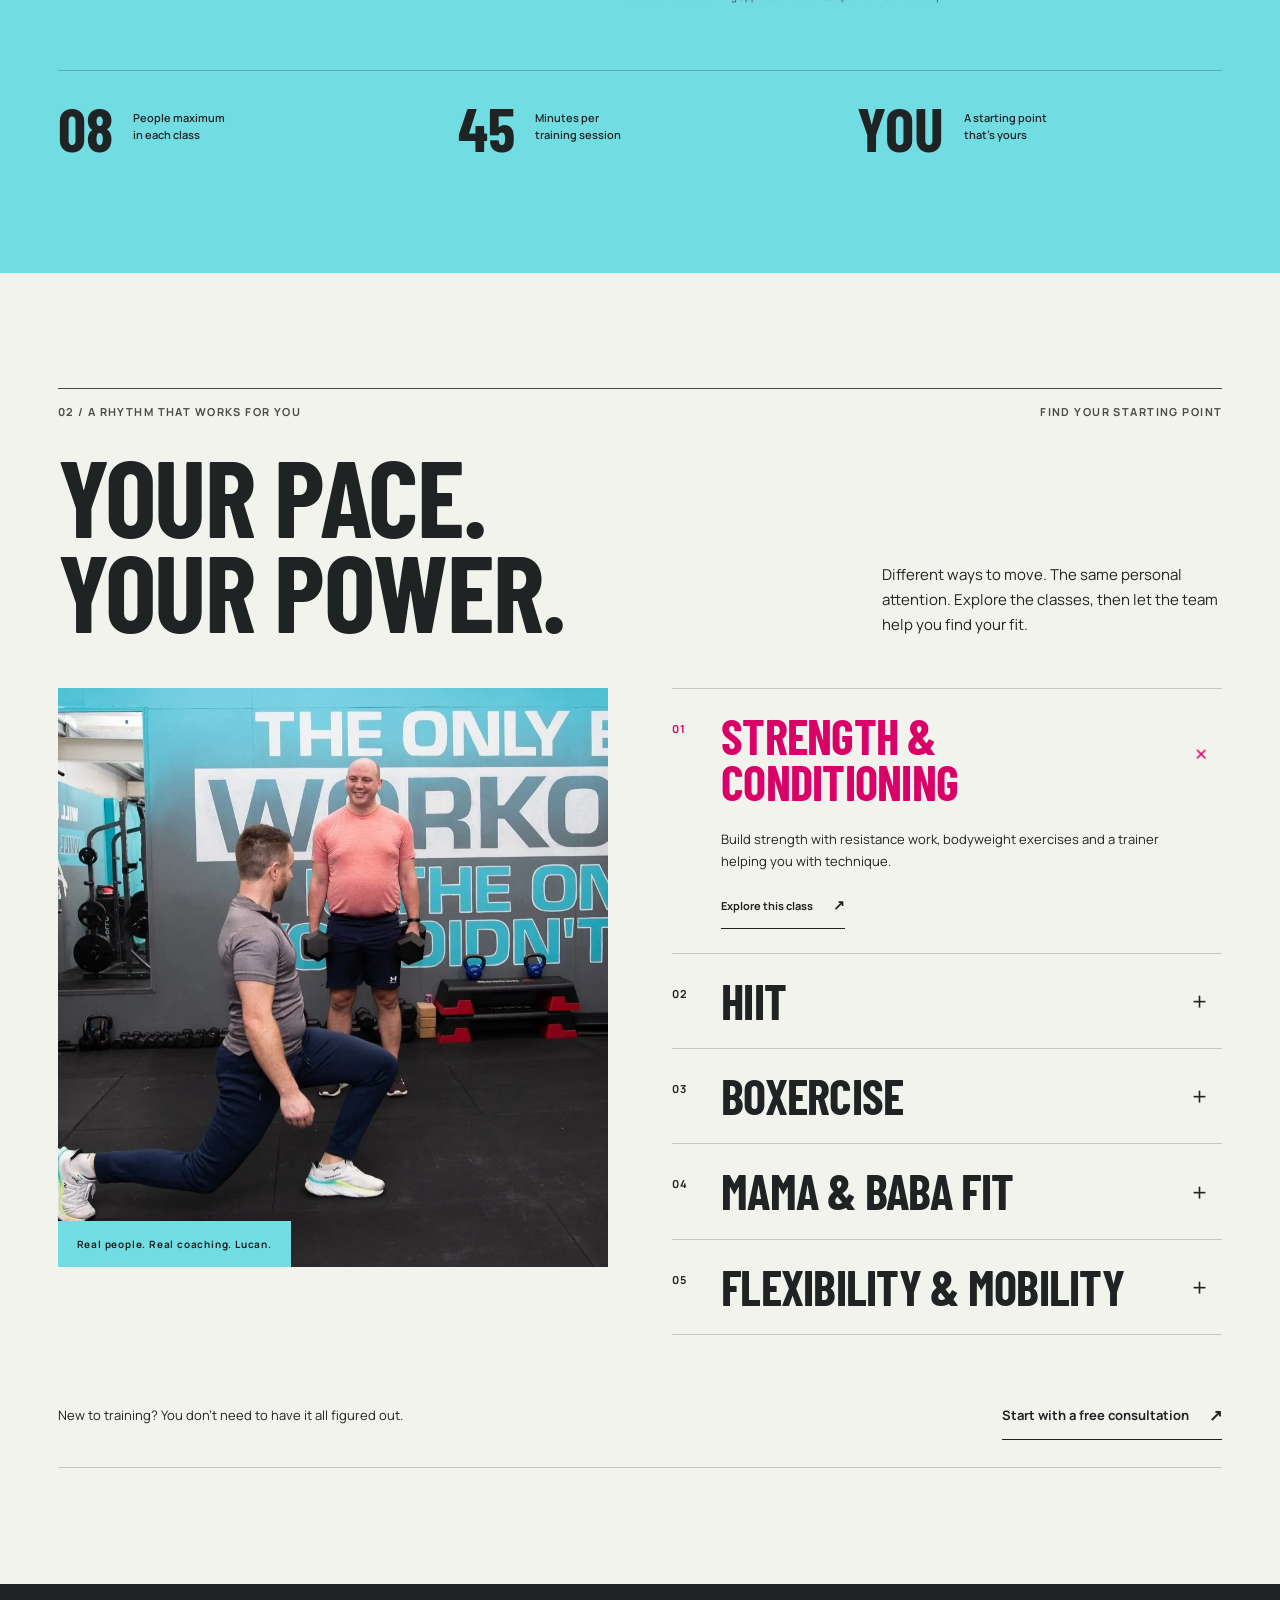
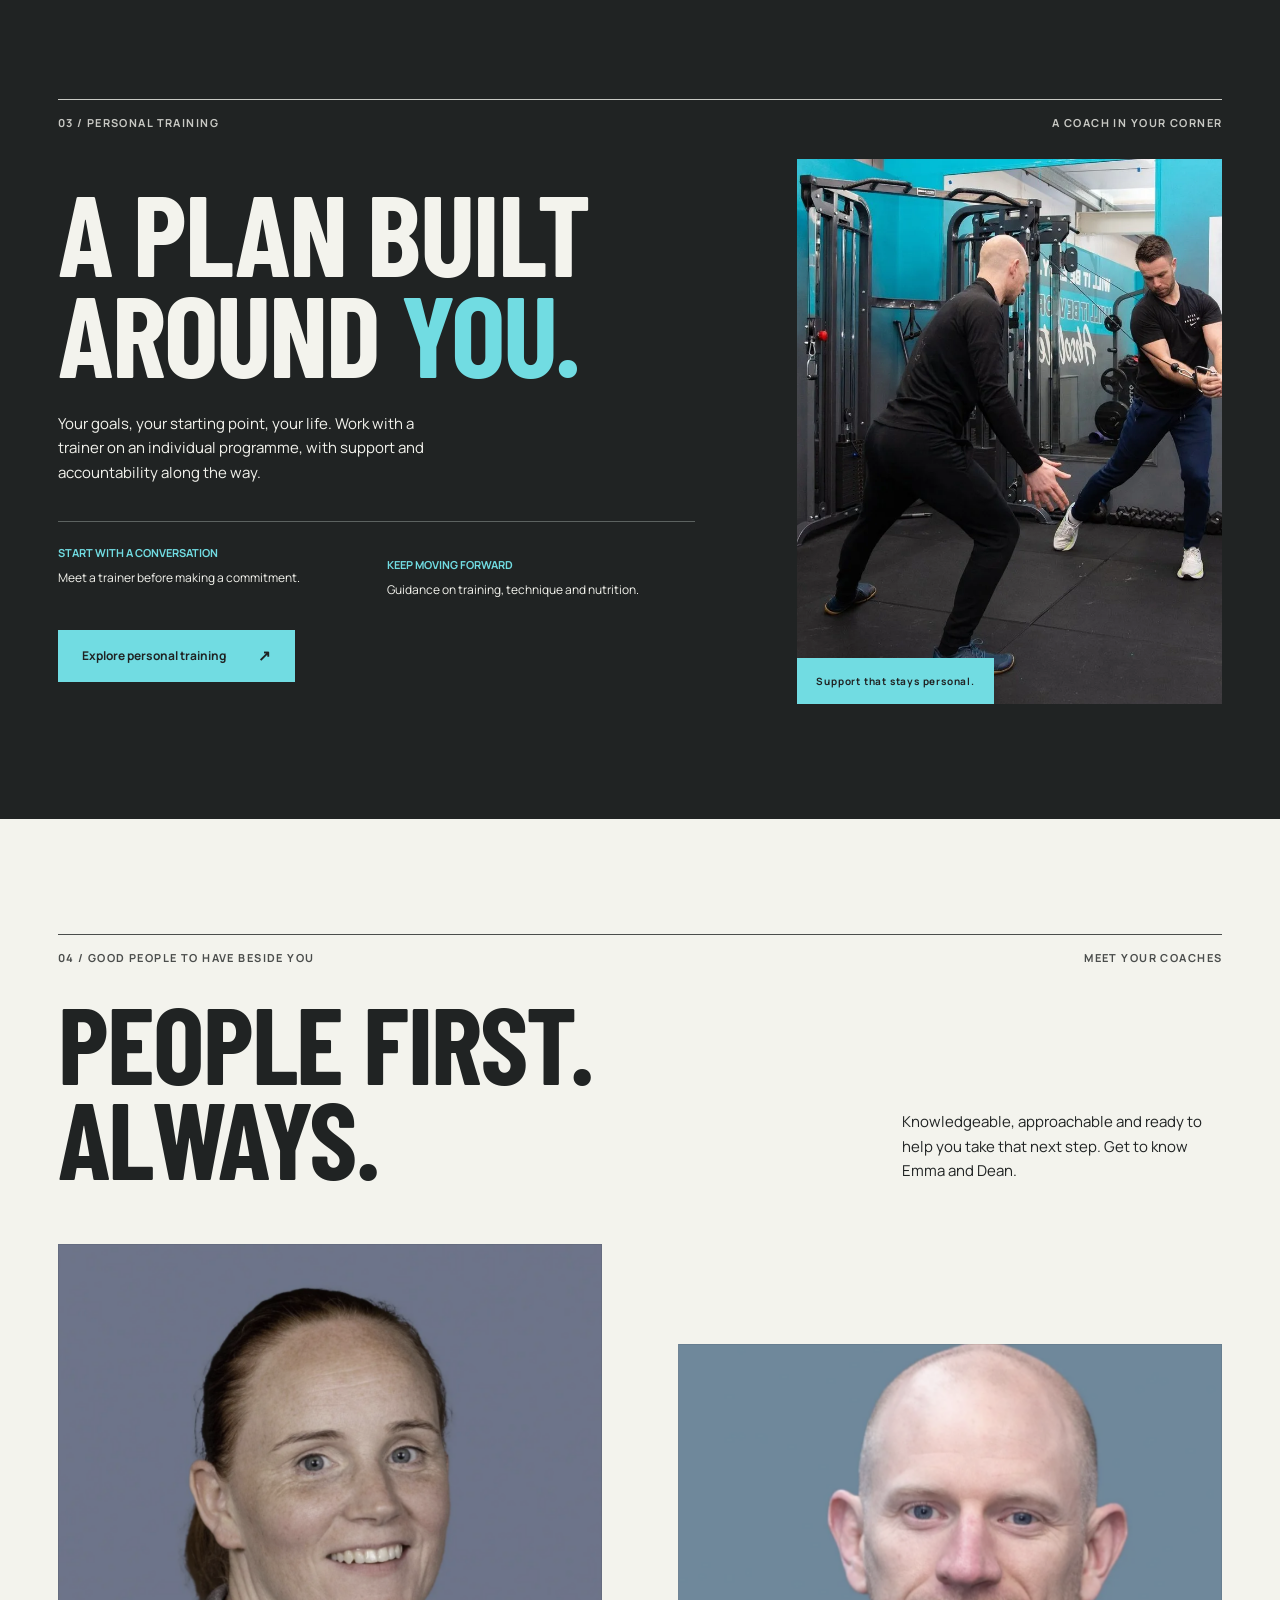
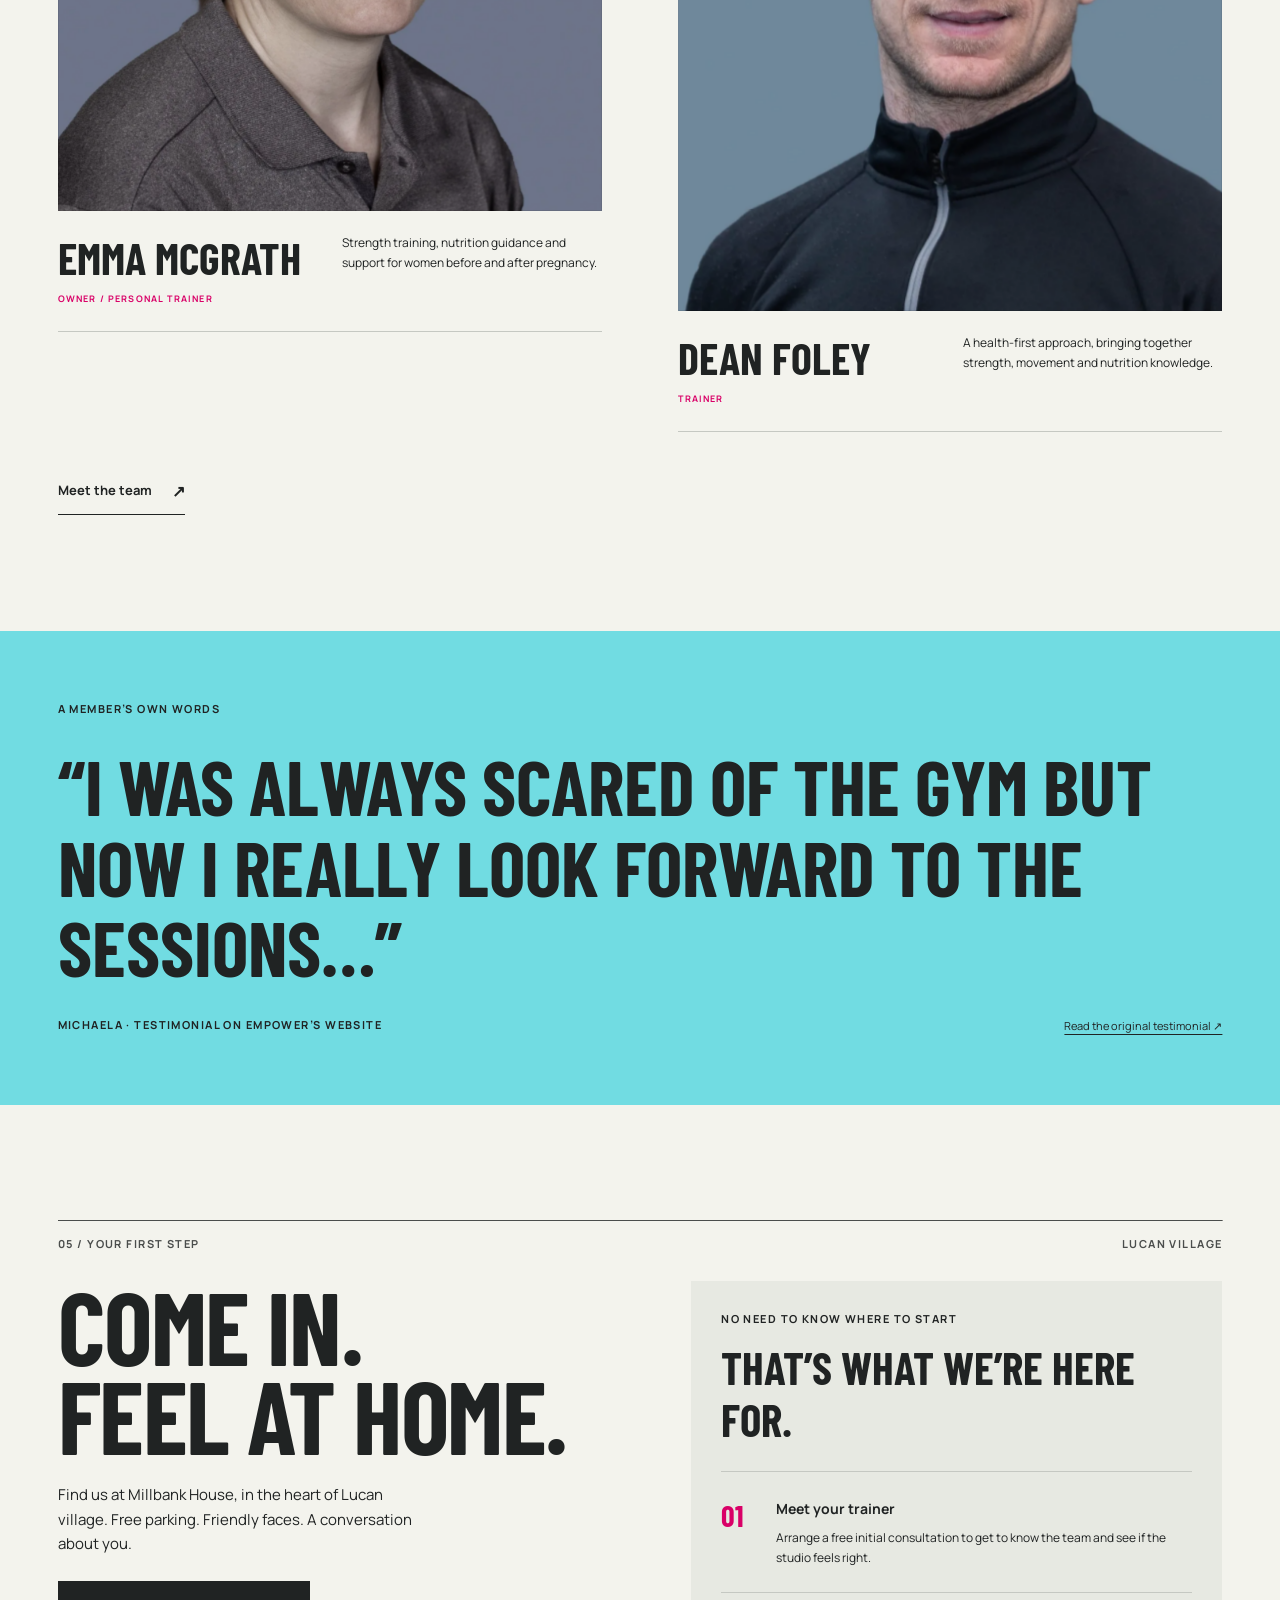
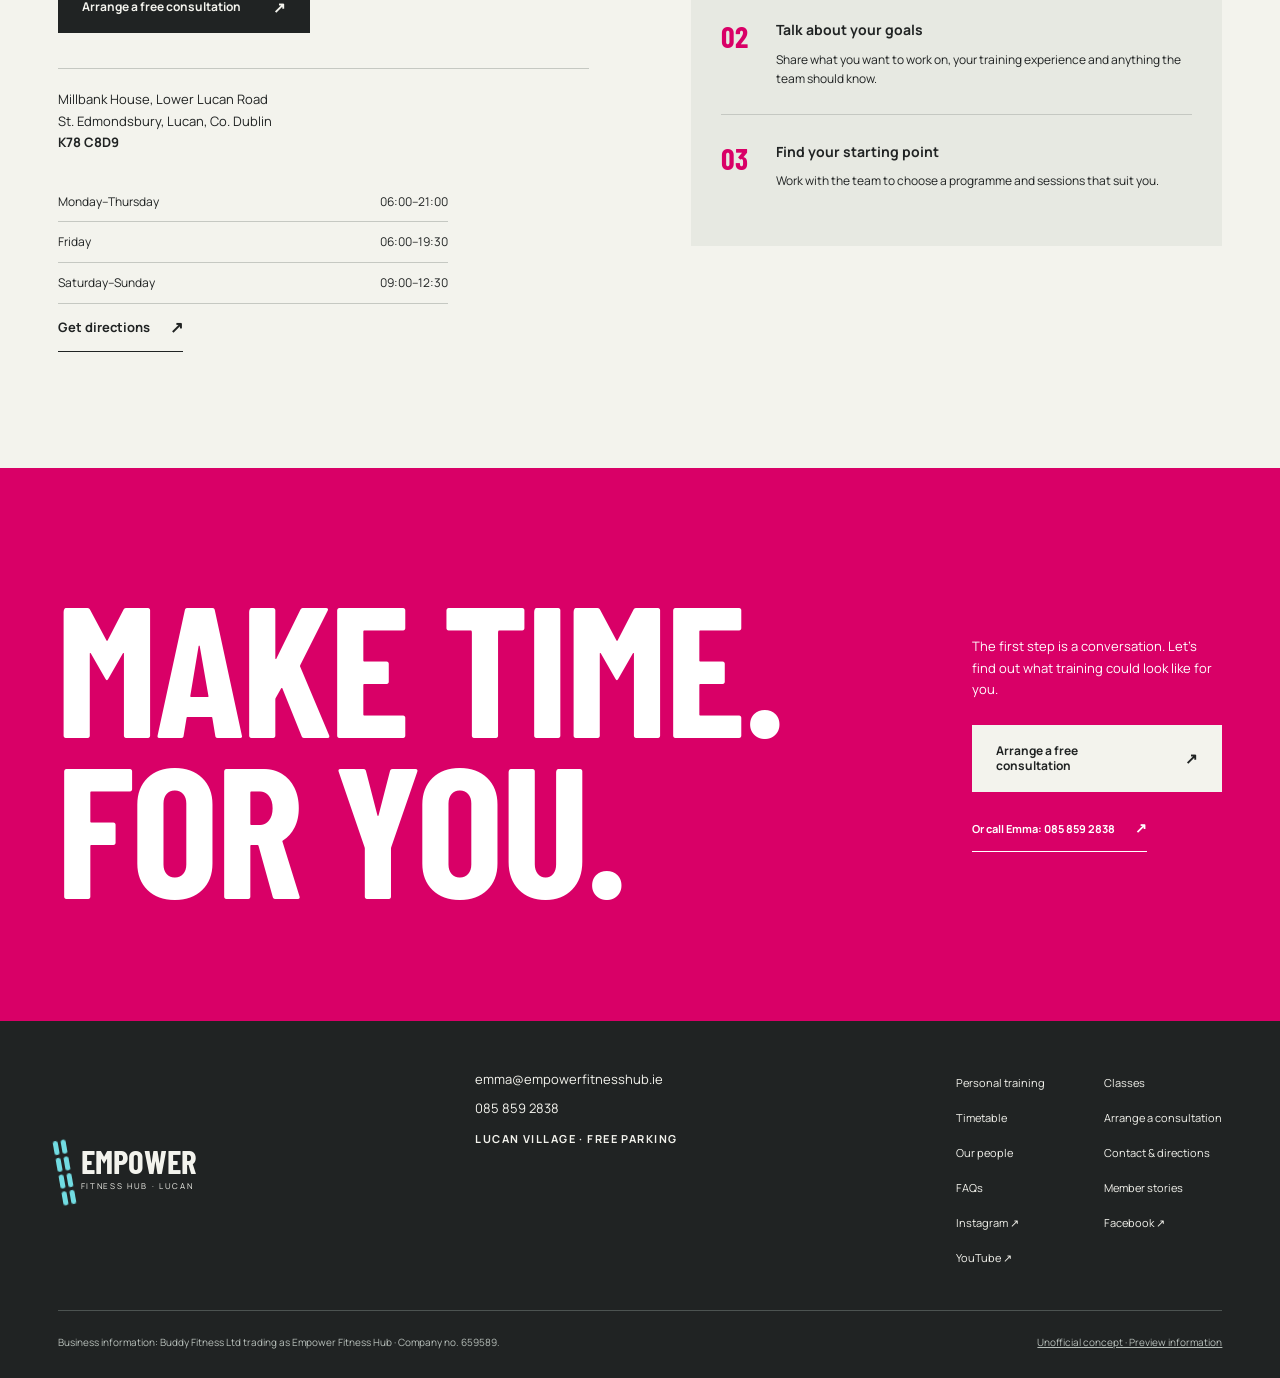
<file: home/index.html>
<!doctype html><html lang="en-IE"><head><meta charset="utf-8"><meta name="viewport" content="width=device-width,initial-scale=1"><meta name="robots" content="noindex,nofollow,noarchive"><meta name="description" content="Independent Empower Fitness Hub website concept."><meta name="theme-color" content="#f3f3ed"><title>Personal Training &amp; Small-Group Fitness in Lucan | Empower Fitness Hub — Unofficial Concept</title><link rel="icon" href="../assets/favicon.svg" type="image/svg+xml"><link rel="preload" href="../assets/fonts/barlow-condensed.woff2" as="font" type="font/woff2" crossorigin><link rel="stylesheet" href="../assets/styles.css"><script defer src="../assets/vendor/gsap.min.js"></script><script defer src="../assets/vendor/ScrollTrigger.min.js"></script><script defer src="../assets/app.js"></script></head><body class=""><a class="skip" href="#main">Skip to content</a>
<div class="concept-strip">Independent redesign concept · Not the official website · <a href="../preview-notice/">About this preview</a></div>
<header class="header"><div class="header-inner wrap"><a class="brand" href="../" aria-label="Empower Fitness Hub home"><span class="brand-mark" aria-hidden="true"><i></i><i></i><i></i><i></i><i></i><i></i><i></i><i></i></span><span class="brand-name">EMPOWER<small>FITNESS HUB · LUCAN</small></span></a><nav class="nav" id="main-nav" aria-label="Main navigation"><a href="../classes/">Training</a><a href="../our-team/">Our people</a><a href="../class-timetable/">Timetable</a><a href="../contact/">Find us</a></nav><a class="button" href="../book/">Arrange a free consultation<span class="arrow" aria-hidden="true">↗</span></a><button class="menu-toggle" type="button" aria-controls="main-nav" aria-expanded="false" hidden>Menu +</button></div></header>
<noscript><div class="no-js-note">All training information and booking links work without JavaScript. The interactive diagram is shown in its complete state.</div></noscript><main id="main" tabindex="-1"><section class="hero wrap" aria-labelledby="hero-title"><div class="hero-top"><p class="eyebrow">Personal training. Small groups.<br>Right here in Lucan village.</p><p class="eyebrow">Come as you are.<br>Start where you are.</p></div><h1 id="hero-title"><span class="hero-line">Make room</span><span class="hero-second"><span class="for">for</span><span class="hero-photo" aria-hidden="true"><img class="" src="../assets/images/coaching.webp" alt="" width="1500" height="1000" fetchpriority="high" loading="eager" decoding="async"></span><span class="you">you.</span></span></h1><div class="hero-bottom"><p>A small-group studio with a coach in your corner. Build strength, find your confidence and make time for yourself.</p><div class="hero-actions"><a class="button" href="../book/">Arrange a free consultation<span class="arrow" aria-hidden="true">↗</span></a><a class="text-link" href="../#training">Find your training<span class="arrow" aria-hidden="true">↗</span></a></div></div><div class="hero-footer"><p class="eyebrow">Maximum 8 per class</p><div class="micro-dots" aria-hidden="true"><i></i><i></i><i></i><i></i><i></i><i></i><i></i><i></i></div><p class="eyebrow">45-minute sessions</p><a class="eyebrow" href="#room">Get to know us ↓</a></div></section><section class="room section" id="room" aria-labelledby="room-title"><div class="wrap"><div class="section-label eyebrow"><span>01 / Small group. Personal attention.</span><span>Room to grow</span></div><div class="room-grid"><div class="room-copy"><h2 id="room-title">Big support.<br>Small group.</h2><p>Eight people at most. A trainer guiding every session. Enough room to be yourself, and enough support to keep moving forward.</p><a class="text-link" href="../classes/">Explore the classes<span class="arrow" aria-hidden="true">↗</span></a></div><div class="room-experience"><div class="room-diagram" role="img" aria-label="Illustration of eight participants, including you, around a trainer. This is a concept diagram, not a studio floor plan." data-state="2"><span class="diagram-label">Empower / The small-group difference</span><svg class="coach-connections" viewBox="0 0 100 100" preserveAspectRatio="none" aria-hidden="true"><path d="M 50 50 L 22 25" pathLength="100"/><path d="M 50 50 L 50 22" pathLength="100"/><path d="M 50 50 L 78 25" pathLength="100"/><path d="M 50 50 L 19 52" pathLength="100"/><path d="M 50 50 L 81 52" pathLength="100"/><path d="M 50 50 L 22 78" pathLength="100"/><path d="M 50 50 L 50 81" pathLength="100"/><path d="M 50 50 L 78 78" pathLength="100"/></svg><span class="station" style="--x:22%;--y:25%" aria-hidden="true">01</span><span class="station" style="--x:50%;--y:22%" aria-hidden="true">02</span><span class="station" style="--x:78%;--y:25%" aria-hidden="true">03</span><span class="station" style="--x:19%;--y:52%" aria-hidden="true">04</span><span class="station" style="--x:81%;--y:52%" aria-hidden="true">05</span><span class="station" style="--x:22%;--y:78%" aria-hidden="true">06</span><span class="station" style="--x:50%;--y:81%" aria-hidden="true">07</span><span class="station you-station" style="--x:78%;--y:78%" aria-hidden="true">YOU</span><div class="coach-node" aria-hidden="true"><span>✳</span>YOUR<br>COACH</div><span class="diagram-label diagram-label-bottom">A place for you.</span></div><p class="room-state-text">Up to 8 people. A coach beside you.</p><p class="room-note">Illustration of the training approach. Not a floor plan or live availability.</p></div></div><div class="proof-row"><div><strong>08</strong><p>People maximum<br>in each class</p></div><div><strong>45</strong><p>Minutes per<br>training session</p></div><div><strong>YOU</strong><p>A starting point<br>that's yours</p></div></div></div></section><section class="section wrap" id="training" aria-labelledby="training-title"><div class="section-label eyebrow"><span>02 / A rhythm that works for you</span><span>Find your starting point</span></div><div class="training-head"><h2 id="training-title">Your pace.<br>Your power.</h2><p>Different ways to move. The same personal attention. Explore the classes, then let the team help you find your fit.</p></div><div class="training-layout"><figure class="training-visual"><img class="" src="../assets/images/strength.webp" alt="A participant practising a lunge with an Empower trainer." width="1500" height="1000" loading="lazy" decoding="async"><figcaption class="image-tag">Real people. Real coaching. Lucan.</figcaption></figure><div class="training-options"><details class="training-option" open data-image="../assets/images/strength.webp" data-alt="A participant practising a lunge with an Empower trainer." data-label="Real people. Real coaching. Lucan."><summary><span class="eyebrow">01</span><span class="display">Strength & conditioning</span><span class="plus" aria-hidden="true">+</span></summary><div class="option-content"><p>Build strength with resistance work, bodyweight exercises and a trainer helping you with technique.</p><a class="text-link" href="../classes/#strength">Explore this class<span class="arrow" aria-hidden="true">↗</span></a></div></details><details class="training-option"  data-image="../assets/images/training.webp" data-alt="A trainer coaching a participant in the Empower studio." data-label="Real people. Real coaching. Lucan."><summary><span class="eyebrow">02</span><span class="display">HIIT</span><span class="plus" aria-hidden="true">+</span></summary><div class="option-content"><p>Work through intervals of higher-intensity effort and recovery, with guidance from the team.</p><a class="text-link" href="../classes/#hiit">Explore this class<span class="arrow" aria-hidden="true">↗</span></a></div></details><details class="training-option"  data-image="../assets/images/boxercise.webp" data-alt="A participant practising pad work with a trainer at Empower." data-label="Real people. Real coaching. Lucan."><summary><span class="eyebrow">03</span><span class="display">Boxercise</span><span class="plus" aria-hidden="true">+</span></summary><div class="option-content"><p>Boxing-inspired fitness: movement, pad work and a chance to let off some steam.</p><a class="text-link" href="../classes/#boxercise">Explore this class<span class="arrow" aria-hidden="true">↗</span></a></div></details><details class="training-option"  data-image="../assets/images/mama-baba.webp" data-alt="A parent training with a coach in the Empower studio, with a baby nearby." data-label="Real people. Real coaching. Lucan."><summary><span class="eyebrow">04</span><span class="display">Mama & Baba Fit</span><span class="plus" aria-hidden="true">+</span></summary><div class="option-content"><p>A relaxed full-body class where you can bring your baby. Speak to Emma about readiness and the right starting point.</p><a class="text-link" href="../classes/#mama-baba">Explore this class<span class="arrow" aria-hidden="true">↗</span></a></div></details><details class="training-option"  data-image="../assets/images/coaching.webp" data-alt="An Empower trainer guiding a seated participant through an exercise." data-label="Real people. Real coaching. Lucan."><summary><span class="eyebrow">05</span><span class="display">Flexibility & mobility</span><span class="plus" aria-hidden="true">+</span></summary><div class="option-content"><p>Give movement its own space. Work on flexibility and the way your joints move.</p><a class="text-link" href="../classes/#mobility">Explore this class<span class="arrow" aria-hidden="true">↗</span></a></div></details></div></div><div class="training-foot"><p>New to training? You don’t need to have it all figured out.</p><a class="text-link" href="../book/">Start with a free consultation<span class="arrow" aria-hidden="true">↗</span></a></div></section><section class="personal section" id="personal" aria-labelledby="personal-title"><div class="wrap"><div class="section-label eyebrow"><span>03 / Personal training</span><span>A coach in your corner</span></div><div class="personal-grid"><div><h2 id="personal-title">A plan built<br>around <em>you.</em></h2><p class="personal-intro">Your goals, your starting point, your life. Work with a trainer on an individual programme, with support and accountability along the way.</p><div class="personal-list"><p><strong>START WITH A CONVERSATION</strong>Meet a trainer before making a commitment.</p><p><strong>KEEP MOVING FORWARD</strong>Guidance on training, technique and nutrition.</p></div><a class="button button-cyan" href="../personal-training/">Explore personal training<span class="arrow" aria-hidden="true">↗</span></a></div><figure class="personal-photo"><img class="" src="../assets/images/training.webp" alt="A participant training with an Empower coach in the Lucan studio." width="1500" height="1000" loading="lazy" decoding="async"><figcaption class="image-tag">Support that stays personal.</figcaption></figure></div></div></section><section class="people section wrap" id="people" aria-labelledby="people-title"><div class="section-label eyebrow"><span>04 / Good people to have beside you</span><span>Meet your coaches</span></div><div class="people-top"><h2 id="people-title">People first.<br>Always.</h2><p>Knowledgeable, approachable and ready to help you take that next step. Get to know Emma and Dean.</p></div><div class="people-grid"><article class="person"><div class="person-photo"><img class="" src="../assets/images/emma.webp" alt="Emma McGrath, owner and personal trainer at Empower Fitness Hub." width="1479" height="1600" loading="lazy" decoding="async"></div><div class="person-info"><div><h3>Emma McGrath</h3><p class="eyebrow">Owner / Personal trainer</p></div><p>Strength training, nutrition guidance and support for women before and after pregnancy.</p></div></article><article class="person"><div class="person-photo"><img class="" src="../assets/images/dean.webp" alt="Dean Foley, trainer at Empower Fitness Hub." width="1201" height="1600" loading="lazy" decoding="async"></div><div class="person-info"><div><h3>Dean Foley</h3><p class="eyebrow">Trainer</p></div><p>A health-first approach, bringing together strength, movement and nutrition knowledge.</p></div></article></div><div class="people-link"><a class="text-link" href="../our-team/">Meet the team<span class="arrow" aria-hidden="true">↗</span></a></div></section><section class="testimony" id="testimony"><div class="wrap"><p class="eyebrow" style="margin-bottom:28px">A member’s own words</p><blockquote>“I was always scared of the gym but now I really look forward to the sessions…”</blockquote><div class="testimony-footer"><p class="eyebrow">Michaela · Testimonial on Empower’s website</p><a href="https://www.empowerfitnesshub.ie/personal-training">Read the original testimonial ↗</a></div></div></section><section class="section wrap" id="visit" aria-labelledby="visit-title"><div class="section-label eyebrow"><span>05 / Your first step</span><span>Lucan village</span></div><div class="visit"><div class="visit-left"><h2 id="visit-title">Come in.<br>Feel at home.</h2><p>Find us at Millbank House, in the heart of Lucan village. Free parking. Friendly faces. A conversation about you.</p><a class="button" href="../book/">Arrange a free consultation<span class="arrow" aria-hidden="true">↗</span></a><address class="location-address"><p>Millbank House, Lower Lucan Road<br>St. Edmondsbury, Lucan, Co. Dublin<br><strong>K78 C8D9</strong></p></address><div class="hours" aria-label="Published studio opening hours"><div><span>Monday–Thursday</span><span>06:00–21:00</span></div><div><span>Friday</span><span>06:00–19:30</span></div><div><span>Saturday–Sunday</span><span>09:00–12:30</span></div></div><a class="text-link" href="https://www.google.com/maps/search/?api=1&query=Empower+Fitness+Hub+Millbank+House+Lucan+K78+C8D9">Get directions<span class="arrow" aria-hidden="true">↗</span></a></div><div class="visit-right"><p class="eyebrow" style="margin-bottom:15px">No need to know where to start</p><h3>That’s what we’re here for.</h3><ol><li><div><h4>Meet your trainer</h4><p>Arrange a free initial consultation to get to know the team and see if the studio feels right.</p></div></li><li><div><h4>Talk about your goals</h4><p>Share what you want to work on, your training experience and anything the team should know.</p></div></li><li><div><h4>Find your starting point</h4><p>Work with the team to choose a programme and sessions that suit you.</p></div></li></ol></div></div></section><section class="closing section"><div class="wrap closing-top"><h2>Make time.<span>For you.</span></h2><div class="closing-action"><p>The first step is a conversation. Let’s find out what training could look like for you.</p><a class="button" href="../book/">Arrange a free consultation<span class="arrow" aria-hidden="true">↗</span></a><a class="text-link" href="tel:+353858592838">Or call Emma: 085 859 2838<span class="arrow" aria-hidden="true">↗</span></a></div></div></section></main><footer class="footer"><div class="footer-top"><a class="brand" href="../" aria-label="Empower Fitness Hub home"><span class="brand-mark" aria-hidden="true"><i></i><i></i><i></i><i></i><i></i><i></i><i></i><i></i></span><span class="brand-name">EMPOWER<small>FITNESS HUB · LUCAN</small></span></a><div class="footer-contact"><a href="mailto:emma@empowerfitnesshub.ie">emma@empowerfitnesshub.ie</a><a href="tel:+353858592838">085 859 2838</a><span class="eyebrow">Lucan village · Free parking</span></div><nav class="footer-links" aria-label="Footer navigation"><a href="../personal-training/">Personal training</a><a href="../classes/">Classes</a><a href="../class-timetable/">Timetable</a><a href="../book/">Arrange a consultation</a><a href="../our-team/">Our people</a><a href="../contact/">Contact & directions</a><a href="../faq/">FAQs</a><a href="../before-after/">Member stories</a><a href="https://instagram.com/empowerfitnesshub">Instagram ↗</a><a href="https://www.facebook.com/profile.php?id=100078757430092">Facebook ↗</a><a href="https://www.youtube.com/@empowerfitnesshub">YouTube ↗</a></nav></div><div class="footer-bottom"><p>Business information: Buddy Fitness Ltd trading as Empower Fitness Hub · Company no. 659589.</p><a href="../preview-notice/">Unofficial concept · Preview information</a></div></footer><a class="mobile-book" href="../book/">Free consultation <span aria-hidden="true">↗</span></a></body></html>
</file>
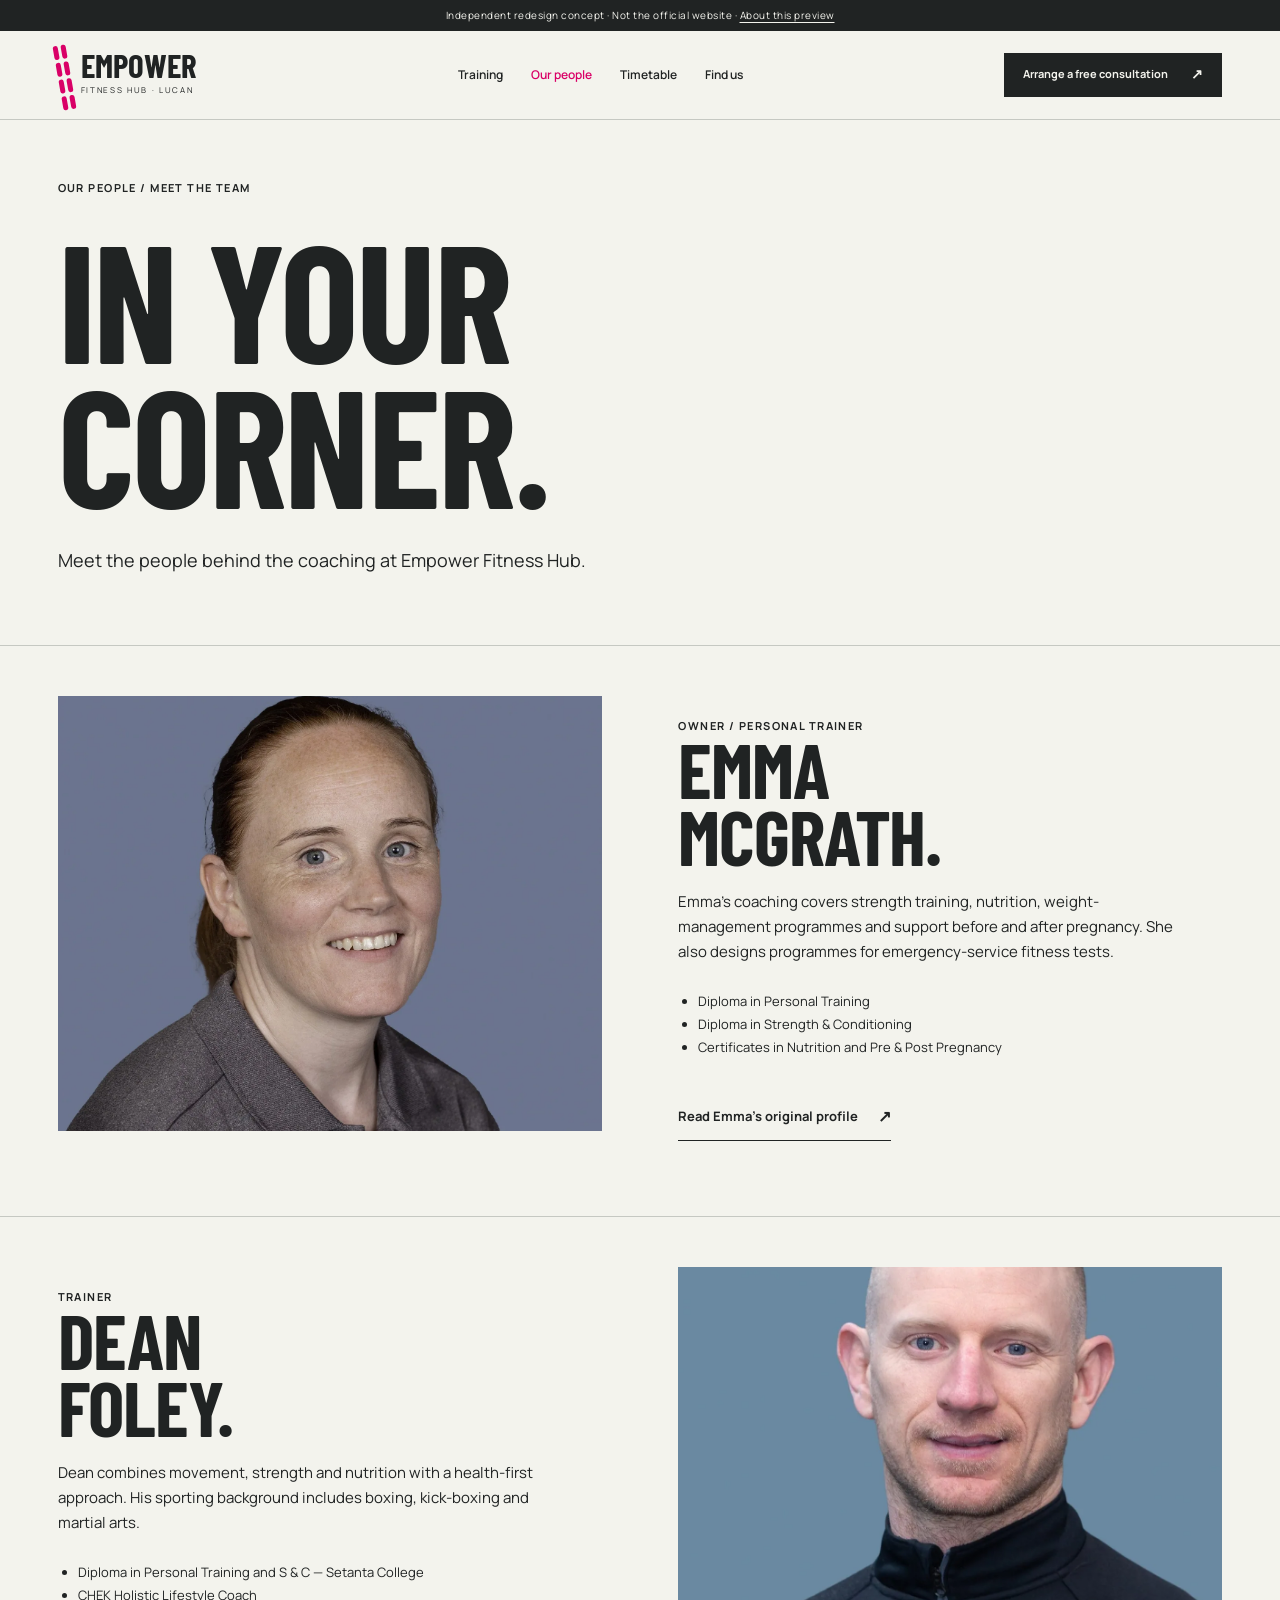
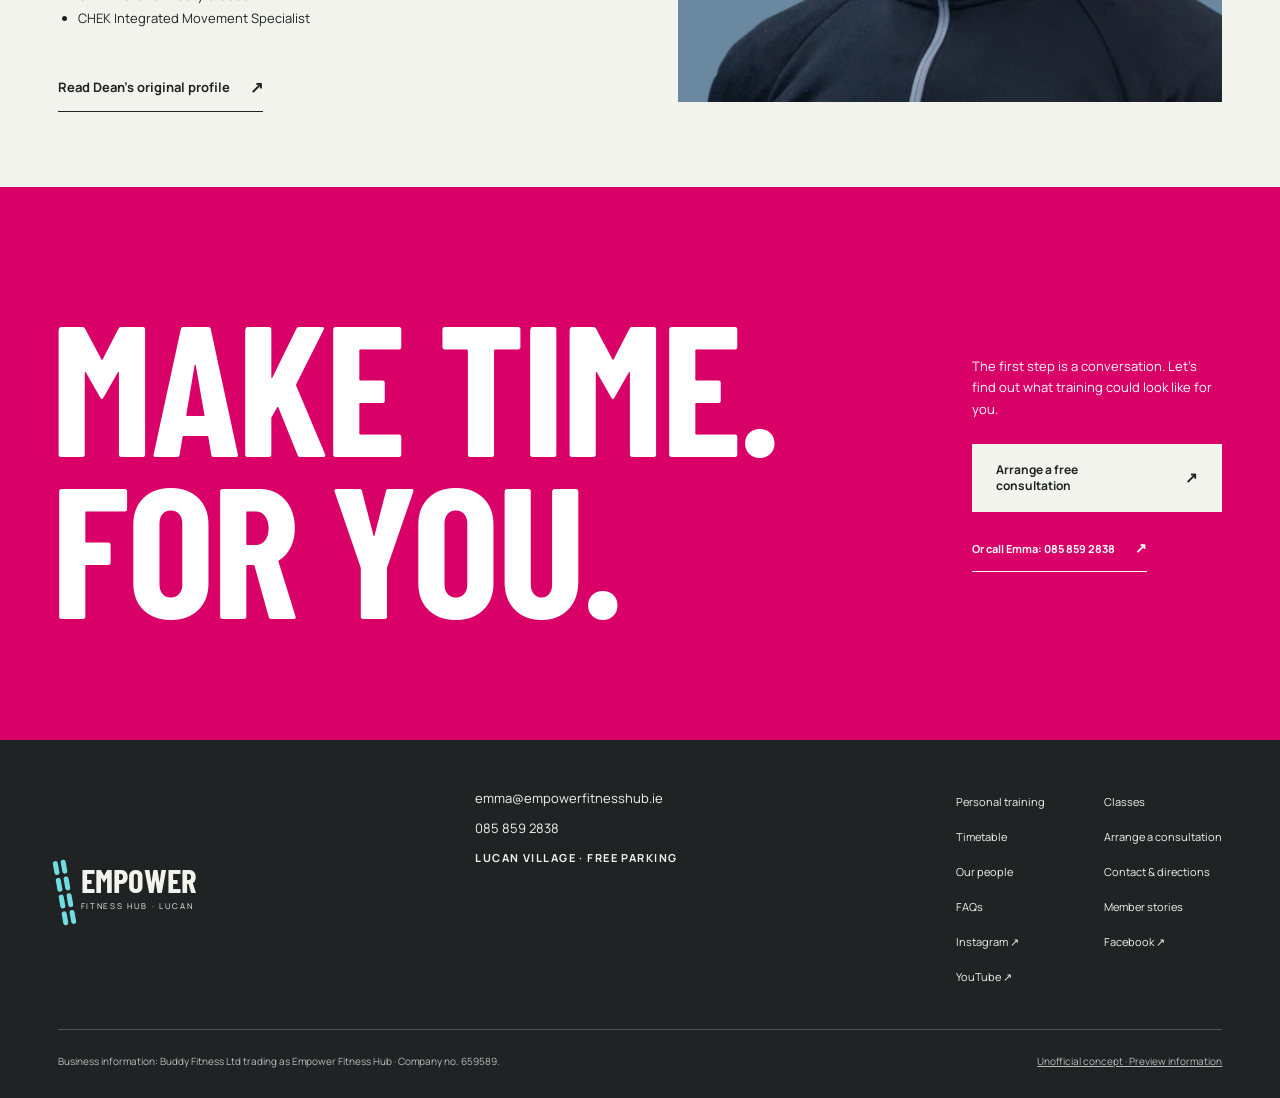
<file: our-team/index.html>
<!doctype html><html lang="en-IE"><head><meta charset="utf-8"><meta name="viewport" content="width=device-width,initial-scale=1"><meta name="robots" content="noindex,nofollow,noarchive"><meta name="description" content="Meet Emma McGrath and Dean Foley, the trainers listed by Empower Fitness Hub."><meta name="theme-color" content="#f3f3ed"><title>Our Team | Empower Fitness Hub — Unofficial Concept</title><link rel="icon" href="../assets/favicon.svg" type="image/svg+xml"><link rel="preload" href="../assets/fonts/barlow-condensed.woff2" as="font" type="font/woff2" crossorigin><link rel="stylesheet" href="../assets/styles.css"><script defer src="../assets/vendor/gsap.min.js"></script><script defer src="../assets/vendor/ScrollTrigger.min.js"></script><script defer src="../assets/app.js"></script></head><body class=""><a class="skip" href="#main">Skip to content</a>
<div class="concept-strip">Independent redesign concept · Not the official website · <a href="../preview-notice/">About this preview</a></div>
<header class="header"><div class="header-inner wrap"><a class="brand" href="../" aria-label="Empower Fitness Hub home"><span class="brand-mark" aria-hidden="true"><i></i><i></i><i></i><i></i><i></i><i></i><i></i><i></i></span><span class="brand-name">EMPOWER<small>FITNESS HUB · LUCAN</small></span></a><nav class="nav" id="main-nav" aria-label="Main navigation"><a href="../classes/">Training</a><a href="../our-team/" aria-current="page">Our people</a><a href="../class-timetable/">Timetable</a><a href="../contact/">Find us</a></nav><a class="button" href="../book/">Arrange a free consultation<span class="arrow" aria-hidden="true">↗</span></a><button class="menu-toggle" type="button" aria-controls="main-nav" aria-expanded="false" hidden>Menu +</button></div></header>
<noscript><div class="no-js-note">All training information and booking links work without JavaScript. The interactive diagram is shown in its complete state.</div></noscript><main id="main" tabindex="-1"><section class="page-hero wrap"><p class="eyebrow">Our people / Meet the team</p><h1>In your<br>corner.</h1><p class="lead">Meet the people behind the coaching at Empower Fitness Hub.</p></section><section class="detail-block wrap"><figure class="detail-img"><img class="" src="../assets/images/emma.webp" alt="Emma McGrath, owner and personal trainer." width="1479" height="1600" loading="lazy" decoding="async"></figure><div class="detail-copy"><p class="eyebrow">Owner / Personal trainer</p><h2>Emma<br>McGrath.</h2><p>Emma’s coaching covers strength training, nutrition, weight-management programmes and support before and after pregnancy. She also designs programmes for emergency-service fitness tests.</p><ul class="bullets"><li>Diploma in Personal Training</li><li>Diploma in Strength & Conditioning</li><li>Certificates in Nutrition and Pre & Post Pregnancy</li></ul><a class="text-link" href="https://www.empowerfitnesshub.ie/our-team">Read Emma’s original profile<span class="arrow" aria-hidden="true">↗</span></a></div></section><section class="detail-block wrap"><div class="detail-copy"><p class="eyebrow">Trainer</p><h2>Dean<br>Foley.</h2><p>Dean combines movement, strength and nutrition with a health-first approach. His sporting background includes boxing, kick-boxing and martial arts.</p><ul class="bullets"><li>Diploma in Personal Training and S & C — Setanta College</li><li>CHEK Holistic Lifestyle Coach</li><li>CHEK Integrated Movement Specialist</li></ul><a class="text-link" href="https://www.empowerfitnesshub.ie/our-team">Read Dean’s original profile<span class="arrow" aria-hidden="true">↗</span></a></div><figure class="detail-img"><img class="" src="../assets/images/dean.webp" alt="Dean Foley, trainer." width="1201" height="1600" loading="lazy" decoding="async"></figure></section><section class="closing section"><div class="wrap closing-top"><h2>Make time.<span>For you.</span></h2><div class="closing-action"><p>The first step is a conversation. Let’s find out what training could look like for you.</p><a class="button" href="../book/">Arrange a free consultation<span class="arrow" aria-hidden="true">↗</span></a><a class="text-link" href="tel:+353858592838">Or call Emma: 085 859 2838<span class="arrow" aria-hidden="true">↗</span></a></div></div></section></main><footer class="footer"><div class="footer-top"><a class="brand" href="../" aria-label="Empower Fitness Hub home"><span class="brand-mark" aria-hidden="true"><i></i><i></i><i></i><i></i><i></i><i></i><i></i><i></i></span><span class="brand-name">EMPOWER<small>FITNESS HUB · LUCAN</small></span></a><div class="footer-contact"><a href="mailto:emma@empowerfitnesshub.ie">emma@empowerfitnesshub.ie</a><a href="tel:+353858592838">085 859 2838</a><span class="eyebrow">Lucan village · Free parking</span></div><nav class="footer-links" aria-label="Footer navigation"><a href="../personal-training/">Personal training</a><a href="../classes/">Classes</a><a href="../class-timetable/">Timetable</a><a href="../book/">Arrange a consultation</a><a href="../our-team/">Our people</a><a href="../contact/">Contact & directions</a><a href="../faq/">FAQs</a><a href="../before-after/">Member stories</a><a href="https://instagram.com/empowerfitnesshub">Instagram ↗</a><a href="https://www.facebook.com/profile.php?id=100078757430092">Facebook ↗</a><a href="https://www.youtube.com/@empowerfitnesshub">YouTube ↗</a></nav></div><div class="footer-bottom"><p>Business information: Buddy Fitness Ltd trading as Empower Fitness Hub · Company no. 659589.</p><a href="../preview-notice/">Unofficial concept · Preview information</a></div></footer><a class="mobile-book" href="../book/">Free consultation <span aria-hidden="true">↗</span></a></body></html>
</file>
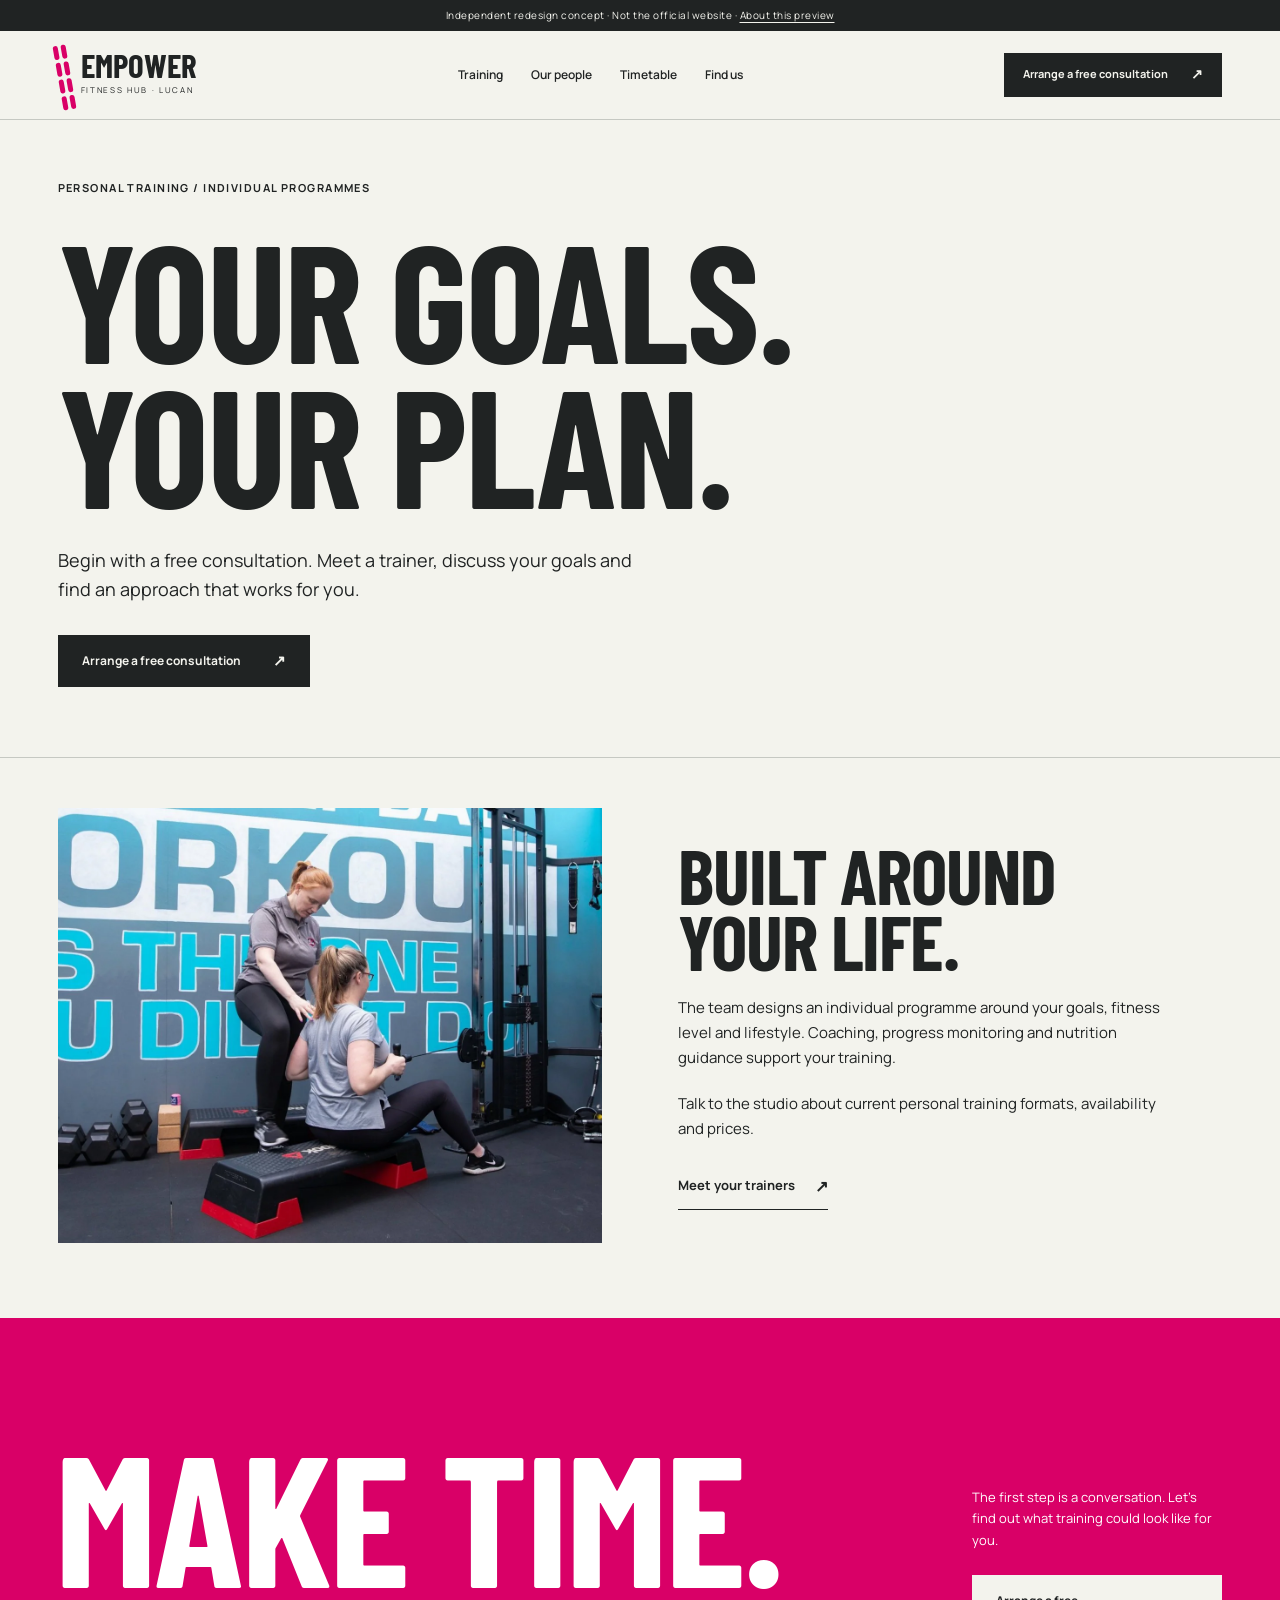
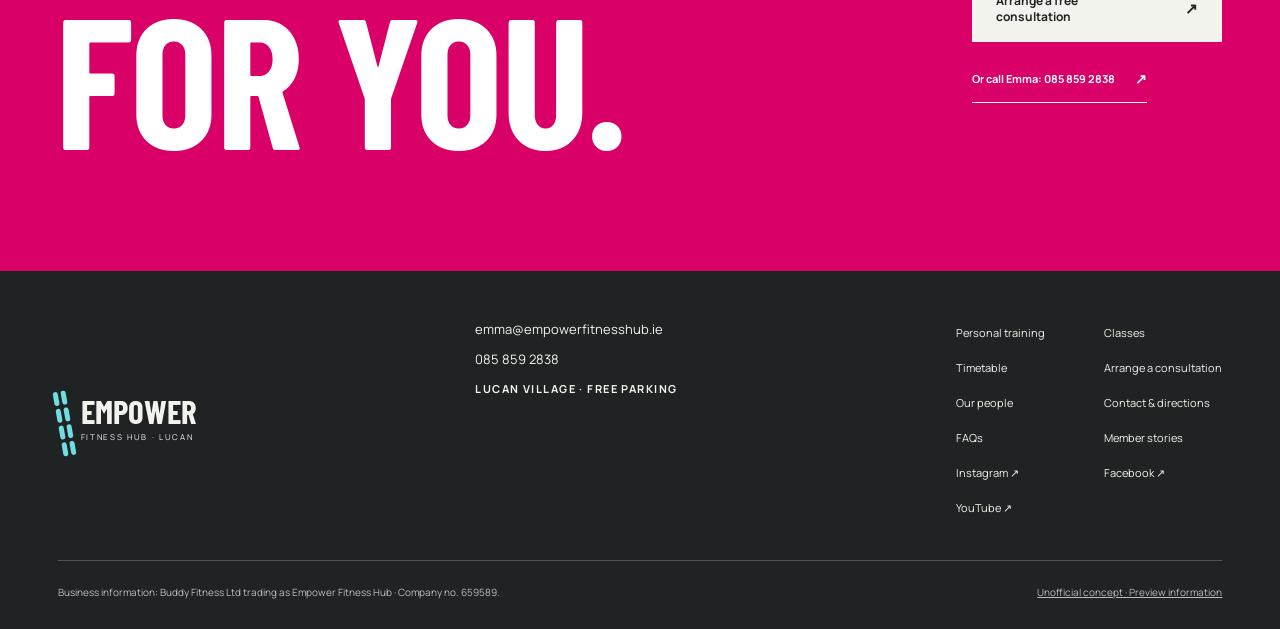
<file: personal-training/index.html>
<!doctype html><html lang="en-IE"><head><meta charset="utf-8"><meta name="viewport" content="width=device-width,initial-scale=1"><meta name="robots" content="noindex,nofollow,noarchive"><meta name="description" content="Individual programmes and supportive coaching from Empower Fitness Hub in Lucan."><meta name="theme-color" content="#f3f3ed"><title>Personal Training in Lucan | Empower Fitness Hub — Unofficial Concept</title><link rel="icon" href="../assets/favicon.svg" type="image/svg+xml"><link rel="preload" href="../assets/fonts/barlow-condensed.woff2" as="font" type="font/woff2" crossorigin><link rel="stylesheet" href="../assets/styles.css"><script defer src="../assets/vendor/gsap.min.js"></script><script defer src="../assets/vendor/ScrollTrigger.min.js"></script><script defer src="../assets/app.js"></script></head><body class=""><a class="skip" href="#main">Skip to content</a>
<div class="concept-strip">Independent redesign concept · Not the official website · <a href="../preview-notice/">About this preview</a></div>
<header class="header"><div class="header-inner wrap"><a class="brand" href="../" aria-label="Empower Fitness Hub home"><span class="brand-mark" aria-hidden="true"><i></i><i></i><i></i><i></i><i></i><i></i><i></i><i></i></span><span class="brand-name">EMPOWER<small>FITNESS HUB · LUCAN</small></span></a><nav class="nav" id="main-nav" aria-label="Main navigation"><a href="../classes/">Training</a><a href="../our-team/">Our people</a><a href="../class-timetable/">Timetable</a><a href="../contact/">Find us</a></nav><a class="button" href="../book/">Arrange a free consultation<span class="arrow" aria-hidden="true">↗</span></a><button class="menu-toggle" type="button" aria-controls="main-nav" aria-expanded="false" hidden>Menu +</button></div></header>
<noscript><div class="no-js-note">All training information and booking links work without JavaScript. The interactive diagram is shown in its complete state.</div></noscript><main id="main" tabindex="-1"><section class="page-hero wrap"><p class="eyebrow">Personal training / Individual programmes</p><h1>Your goals.<br>Your plan.</h1><p class="lead">Begin with a free consultation. Meet a trainer, discuss your goals and find an approach that works for you.</p><a class="button" href="../book/">Arrange a free consultation<span class="arrow" aria-hidden="true">↗</span></a></section><section class="detail-block wrap"><figure class="detail-img"><img class="" src="../assets/images/coaching.webp" alt="An Empower trainer helping a participant with technique." width="1500" height="1000" loading="lazy" decoding="async"></figure><div class="detail-copy"><h2>Built around<br>your life.</h2><p>The team designs an individual programme around your goals, fitness level and lifestyle. Coaching, progress monitoring and nutrition guidance support your training.</p><p>Talk to the studio about current personal training formats, availability and prices.</p><a class="text-link" href="../our-team/">Meet your trainers<span class="arrow" aria-hidden="true">↗</span></a></div></section><section class="closing section"><div class="wrap closing-top"><h2>Make time.<span>For you.</span></h2><div class="closing-action"><p>The first step is a conversation. Let’s find out what training could look like for you.</p><a class="button" href="../book/">Arrange a free consultation<span class="arrow" aria-hidden="true">↗</span></a><a class="text-link" href="tel:+353858592838">Or call Emma: 085 859 2838<span class="arrow" aria-hidden="true">↗</span></a></div></div></section></main><footer class="footer"><div class="footer-top"><a class="brand" href="../" aria-label="Empower Fitness Hub home"><span class="brand-mark" aria-hidden="true"><i></i><i></i><i></i><i></i><i></i><i></i><i></i><i></i></span><span class="brand-name">EMPOWER<small>FITNESS HUB · LUCAN</small></span></a><div class="footer-contact"><a href="mailto:emma@empowerfitnesshub.ie">emma@empowerfitnesshub.ie</a><a href="tel:+353858592838">085 859 2838</a><span class="eyebrow">Lucan village · Free parking</span></div><nav class="footer-links" aria-label="Footer navigation"><a href="../personal-training/">Personal training</a><a href="../classes/">Classes</a><a href="../class-timetable/">Timetable</a><a href="../book/">Arrange a consultation</a><a href="../our-team/">Our people</a><a href="../contact/">Contact & directions</a><a href="../faq/">FAQs</a><a href="../before-after/">Member stories</a><a href="https://instagram.com/empowerfitnesshub">Instagram ↗</a><a href="https://www.facebook.com/profile.php?id=100078757430092">Facebook ↗</a><a href="https://www.youtube.com/@empowerfitnesshub">YouTube ↗</a></nav></div><div class="footer-bottom"><p>Business information: Buddy Fitness Ltd trading as Empower Fitness Hub · Company no. 659589.</p><a href="../preview-notice/">Unofficial concept · Preview information</a></div></footer><a class="mobile-book" href="../book/">Free consultation <span aria-hidden="true">↗</span></a></body></html>
</file>
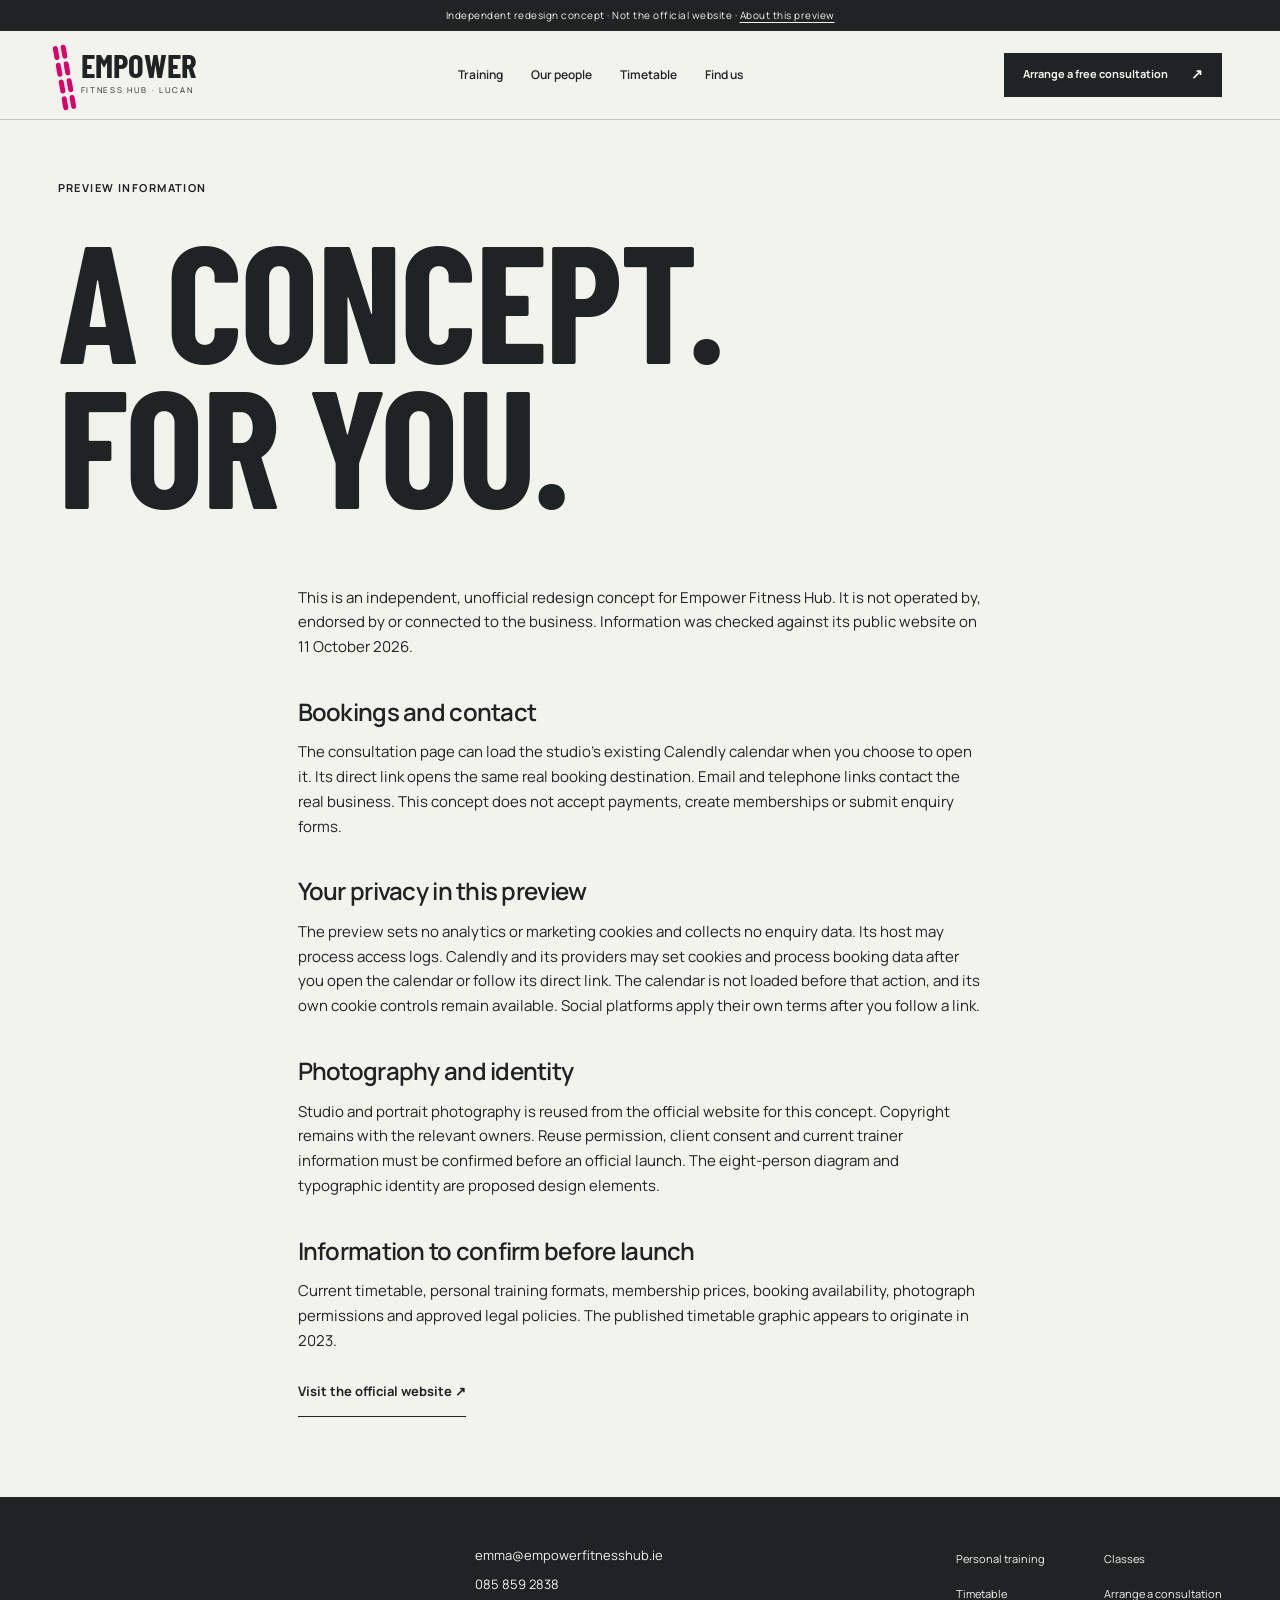
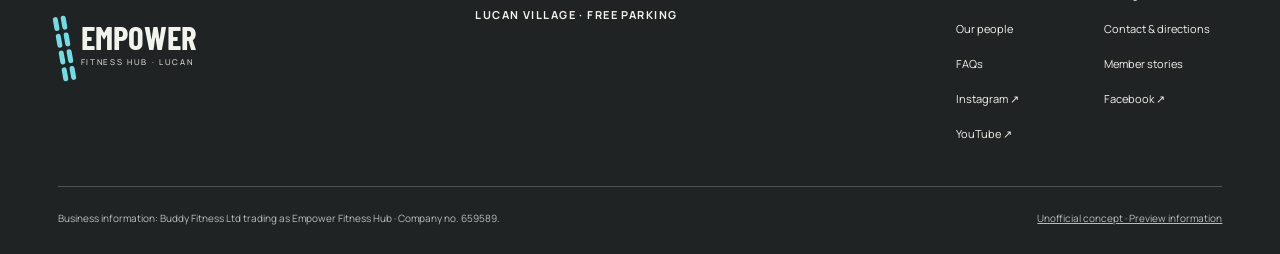
<file: preview-notice/index.html>
<!doctype html><html lang="en-IE"><head><meta charset="utf-8"><meta name="viewport" content="width=device-width,initial-scale=1"><meta name="robots" content="noindex,nofollow,noarchive"><meta name="description" content="Independent concept information, contact destinations and preview privacy details."><meta name="theme-color" content="#f3f3ed"><title>About This Preview | Empower Fitness Hub — Unofficial Concept</title><link rel="icon" href="../assets/favicon.svg" type="image/svg+xml"><link rel="preload" href="../assets/fonts/barlow-condensed.woff2" as="font" type="font/woff2" crossorigin><link rel="stylesheet" href="../assets/styles.css"><script defer src="../assets/vendor/gsap.min.js"></script><script defer src="../assets/vendor/ScrollTrigger.min.js"></script><script defer src="../assets/app.js"></script></head><body class=""><a class="skip" href="#main">Skip to content</a>
<div class="concept-strip">Independent redesign concept · Not the official website · <a href="../preview-notice/">About this preview</a></div>
<header class="header"><div class="header-inner wrap"><a class="brand" href="../" aria-label="Empower Fitness Hub home"><span class="brand-mark" aria-hidden="true"><i></i><i></i><i></i><i></i><i></i><i></i><i></i><i></i></span><span class="brand-name">EMPOWER<small>FITNESS HUB · LUCAN</small></span></a><nav class="nav" id="main-nav" aria-label="Main navigation"><a href="../classes/">Training</a><a href="../our-team/">Our people</a><a href="../class-timetable/">Timetable</a><a href="../contact/">Find us</a></nav><a class="button" href="../book/">Arrange a free consultation<span class="arrow" aria-hidden="true">↗</span></a><button class="menu-toggle" type="button" aria-controls="main-nav" aria-expanded="false" hidden>Menu +</button></div></header>
<noscript><div class="no-js-note">All training information and booking links work without JavaScript. The interactive diagram is shown in its complete state.</div></noscript><main id="main" tabindex="-1"><section class="page-hero wrap"><p class="eyebrow">Preview information</p><h1>A concept.<br>For you.</h1></section><div class="notice-copy wrap"><p>This is an independent, unofficial redesign concept for Empower Fitness Hub. It is not operated by, endorsed by or connected to the business. Information was checked against its public website on 11 October 2026.</p><h2>Bookings and contact</h2><p>The consultation page can load the studio’s existing Calendly calendar when you choose to open it. Its direct link opens the same real booking destination. Email and telephone links contact the real business. This concept does not accept payments, create memberships or submit enquiry forms.</p><h2>Your privacy in this preview</h2><p>The preview sets no analytics or marketing cookies and collects no enquiry data. Its host may process access logs. Calendly and its providers may set cookies and process booking data after you open the calendar or follow its direct link. The calendar is not loaded before that action, and its own cookie controls remain available. Social platforms apply their own terms after you follow a link.</p><h2>Photography and identity</h2><p>Studio and portrait photography is reused from the official website for this concept. Copyright remains with the relevant owners. Reuse permission, client consent and current trainer information must be confirmed before an official launch. The eight-person diagram and typographic identity are proposed design elements.</p><h2>Information to confirm before launch</h2><p>Current timetable, personal training formats, membership prices, booking availability, photograph permissions and approved legal policies. The published timetable graphic appears to originate in 2023.</p><p><a class="text-link" href="https://www.empowerfitnesshub.ie/">Visit the official website ↗</a></p></div></main><footer class="footer"><div class="footer-top"><a class="brand" href="../" aria-label="Empower Fitness Hub home"><span class="brand-mark" aria-hidden="true"><i></i><i></i><i></i><i></i><i></i><i></i><i></i><i></i></span><span class="brand-name">EMPOWER<small>FITNESS HUB · LUCAN</small></span></a><div class="footer-contact"><a href="mailto:emma@empowerfitnesshub.ie">emma@empowerfitnesshub.ie</a><a href="tel:+353858592838">085 859 2838</a><span class="eyebrow">Lucan village · Free parking</span></div><nav class="footer-links" aria-label="Footer navigation"><a href="../personal-training/">Personal training</a><a href="../classes/">Classes</a><a href="../class-timetable/">Timetable</a><a href="../book/">Arrange a consultation</a><a href="../our-team/">Our people</a><a href="../contact/">Contact & directions</a><a href="../faq/">FAQs</a><a href="../before-after/">Member stories</a><a href="https://instagram.com/empowerfitnesshub">Instagram ↗</a><a href="https://www.facebook.com/profile.php?id=100078757430092">Facebook ↗</a><a href="https://www.youtube.com/@empowerfitnesshub">YouTube ↗</a></nav></div><div class="footer-bottom"><p>Business information: Buddy Fitness Ltd trading as Empower Fitness Hub · Company no. 659589.</p><a href="../preview-notice/">Unofficial concept · Preview information</a></div></footer><a class="mobile-book" href="../book/">Free consultation <span aria-hidden="true">↗</span></a></body></html>
</file>
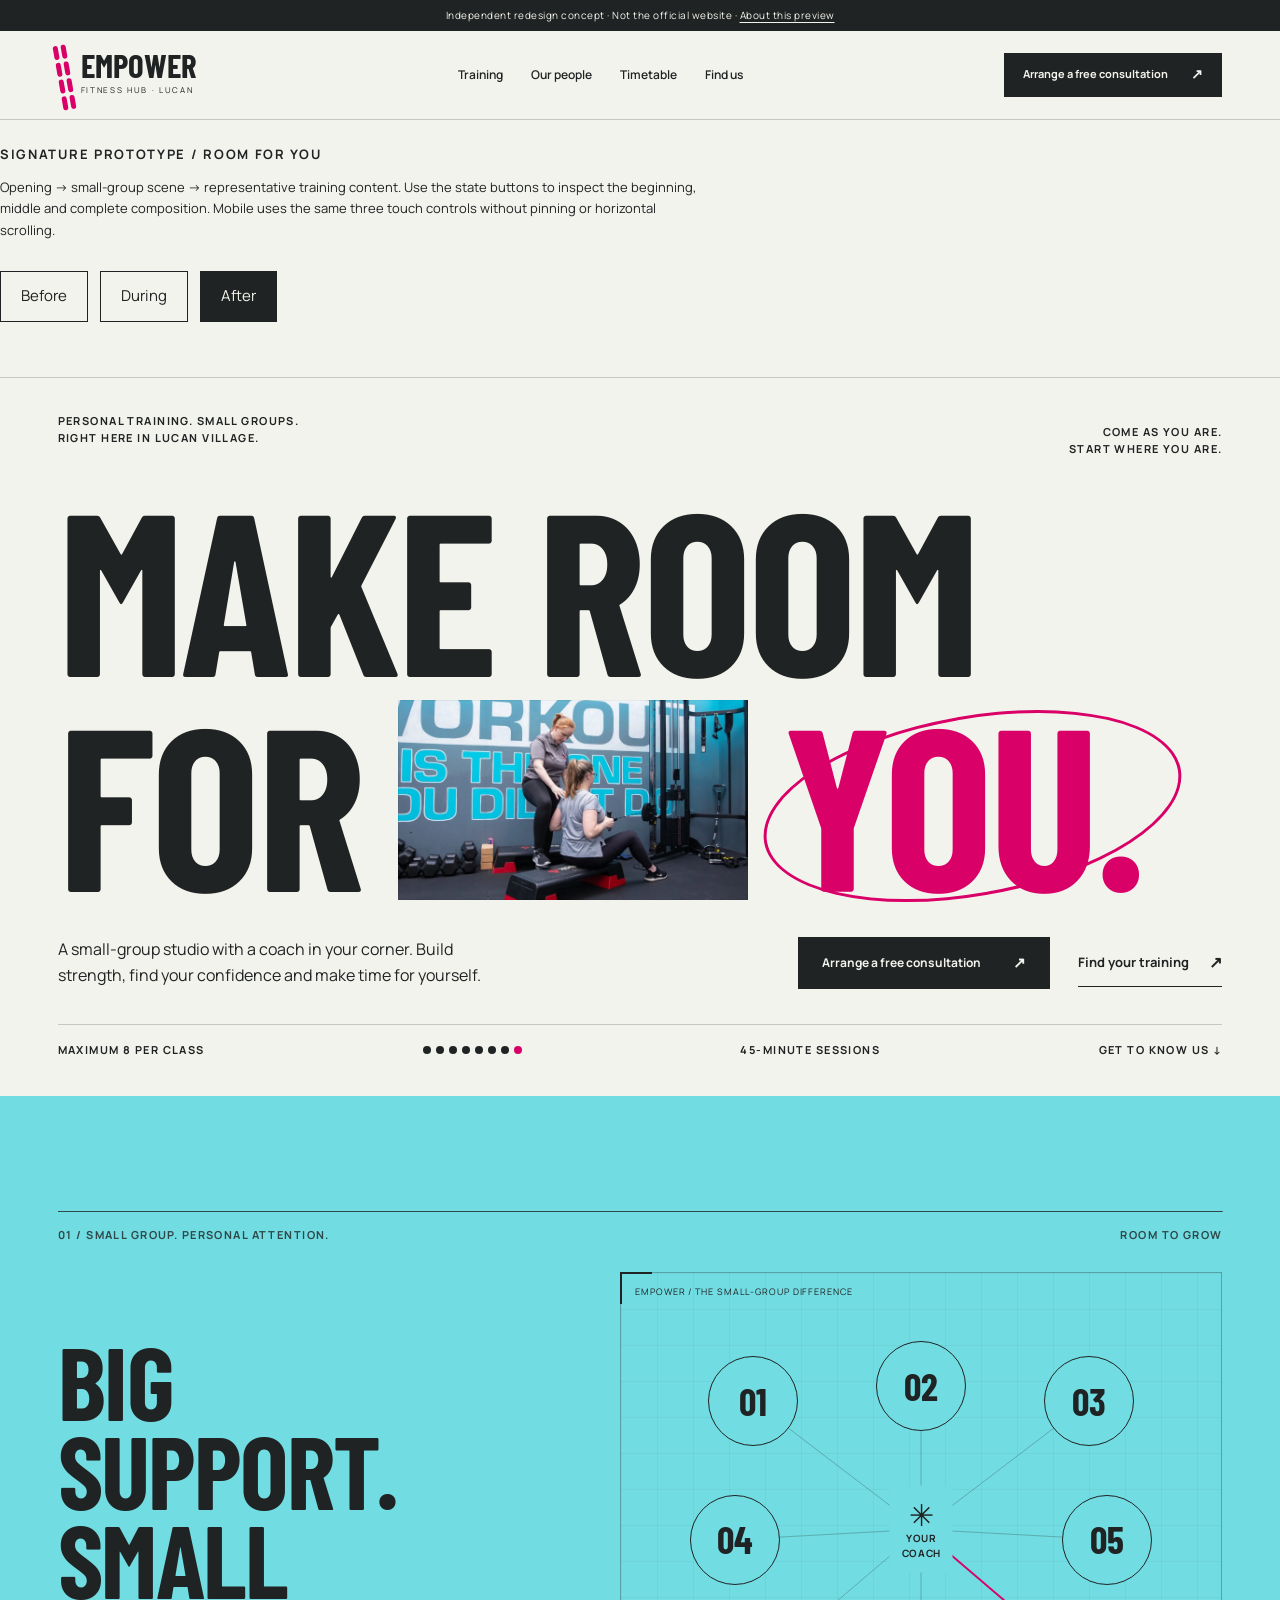
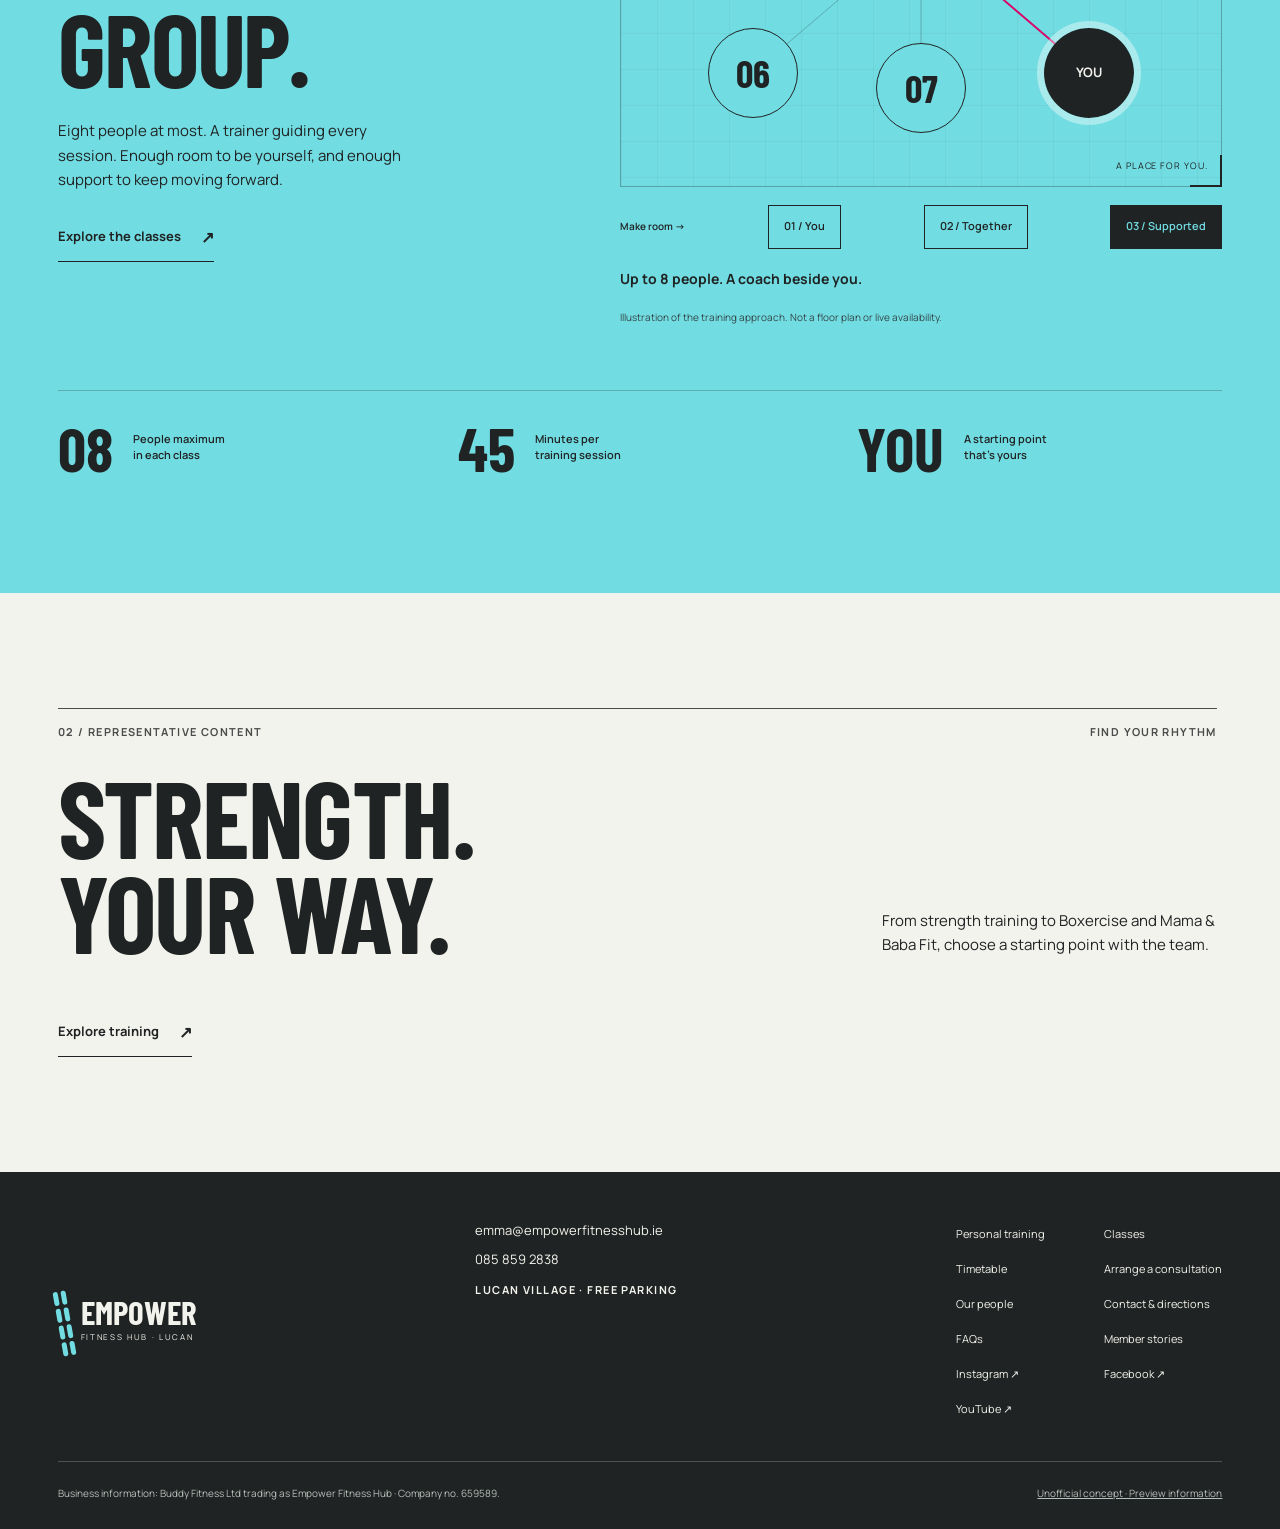
<file: prototype.html>
<!doctype html><html lang="en-IE"><head><meta charset="utf-8"><meta name="viewport" content="width=device-width,initial-scale=1"><meta name="robots" content="noindex,nofollow,noarchive"><meta name="description" content="A three-state working prototype of the Room for You concept."><meta name="theme-color" content="#f3f3ed"><title>Signature Prototype | Empower Fitness Hub — Unofficial Concept</title><link rel="icon" href="./assets/favicon.svg" type="image/svg+xml"><link rel="preload" href="./assets/fonts/barlow-condensed.woff2" as="font" type="font/woff2" crossorigin><link rel="stylesheet" href="./assets/styles.css"><script defer src="./assets/vendor/gsap.min.js"></script><script defer src="./assets/vendor/ScrollTrigger.min.js"></script><script defer src="./assets/app.js"></script></head><body class="prototype"><a class="skip" href="#main">Skip to content</a>
<div class="concept-strip">Independent redesign concept · Not the official website · <a href="./preview-notice/">About this preview</a></div>
<header class="header"><div class="header-inner wrap"><a class="brand" href="./" aria-label="Empower Fitness Hub home"><span class="brand-mark" aria-hidden="true"><i></i><i></i><i></i><i></i><i></i><i></i><i></i><i></i></span><span class="brand-name">EMPOWER<small>FITNESS HUB · LUCAN</small></span></a><nav class="nav" id="main-nav" aria-label="Main navigation"><a href="./classes/">Training</a><a href="./our-team/">Our people</a><a href="./class-timetable/">Timetable</a><a href="./contact/">Find us</a></nav><a class="button" href="./book/">Arrange a free consultation<span class="arrow" aria-hidden="true">↗</span></a><button class="menu-toggle" type="button" aria-controls="main-nav" aria-expanded="false" hidden>Menu +</button></div></header>
<noscript><div class="no-js-note">All training information and booking links work without JavaScript. The interactive diagram is shown in its complete state.</div></noscript><main id="main" tabindex="-1"><div class="wrap prototype-title"><p class="eyebrow">Signature prototype / Room for you</p><p>Opening → small-group scene → representative training content. Use the state buttons to inspect the beginning, middle and complete composition. Mobile uses the same three touch controls without pinning or horizontal scrolling.</p><div class="prototype-state-nav" role="group" aria-label="Prototype states"><button type="button" aria-pressed="false">Before</button><button type="button" aria-pressed="false">During</button><button type="button" aria-pressed="true">After</button></div></div><section class="hero wrap" aria-labelledby="hero-title"><div class="hero-top"><p class="eyebrow">Personal training. Small groups.<br>Right here in Lucan village.</p><p class="eyebrow">Come as you are.<br>Start where you are.</p></div><h1 id="hero-title"><span class="hero-line">Make room</span><span class="hero-second"><span class="for">for</span><span class="hero-photo" aria-hidden="true"><img class="" src="./assets/images/coaching.webp" alt="" width="1500" height="1000" fetchpriority="high" loading="eager" decoding="async"></span><span class="you">you.</span></span></h1><div class="hero-bottom"><p>A small-group studio with a coach in your corner. Build strength, find your confidence and make time for yourself.</p><div class="hero-actions"><a class="button" href="./book/">Arrange a free consultation<span class="arrow" aria-hidden="true">↗</span></a><a class="text-link" href="./#training">Find your training<span class="arrow" aria-hidden="true">↗</span></a></div></div><div class="hero-footer"><p class="eyebrow">Maximum 8 per class</p><div class="micro-dots" aria-hidden="true"><i></i><i></i><i></i><i></i><i></i><i></i><i></i><i></i></div><p class="eyebrow">45-minute sessions</p><a class="eyebrow" href="#room">Get to know us ↓</a></div></section><section class="room section" id="room" aria-labelledby="room-title"><div class="wrap"><div class="section-label eyebrow"><span>01 / Small group. Personal attention.</span><span>Room to grow</span></div><div class="room-grid"><div class="room-copy"><h2 id="room-title">Big support.<br>Small group.</h2><p>Eight people at most. A trainer guiding every session. Enough room to be yourself, and enough support to keep moving forward.</p><a class="text-link" href="./classes/">Explore the classes<span class="arrow" aria-hidden="true">↗</span></a></div><div class="room-experience"><div class="room-diagram" role="img" aria-label="Illustration of eight participants, including you, around a trainer. This is a concept diagram, not a studio floor plan." data-state="2"><span class="diagram-label">Empower / The small-group difference</span><svg class="coach-connections" viewBox="0 0 100 100" preserveAspectRatio="none" aria-hidden="true"><path d="M 50 50 L 22 25" pathLength="100"/><path d="M 50 50 L 50 22" pathLength="100"/><path d="M 50 50 L 78 25" pathLength="100"/><path d="M 50 50 L 19 52" pathLength="100"/><path d="M 50 50 L 81 52" pathLength="100"/><path d="M 50 50 L 22 78" pathLength="100"/><path d="M 50 50 L 50 81" pathLength="100"/><path d="M 50 50 L 78 78" pathLength="100"/></svg><span class="station" style="--x:22%;--y:25%" aria-hidden="true">01</span><span class="station" style="--x:50%;--y:22%" aria-hidden="true">02</span><span class="station" style="--x:78%;--y:25%" aria-hidden="true">03</span><span class="station" style="--x:19%;--y:52%" aria-hidden="true">04</span><span class="station" style="--x:81%;--y:52%" aria-hidden="true">05</span><span class="station" style="--x:22%;--y:78%" aria-hidden="true">06</span><span class="station" style="--x:50%;--y:81%" aria-hidden="true">07</span><span class="station you-station" style="--x:78%;--y:78%" aria-hidden="true">YOU</span><div class="coach-node" aria-hidden="true"><span>✳</span>YOUR<br>COACH</div><span class="diagram-label diagram-label-bottom">A place for you.</span></div><div class="room-controls" role="group" aria-label="Explore the small-group illustration" hidden><span>Make room →</span><button type="button" aria-pressed="false">01 / You</button><button type="button" aria-pressed="false">02 / Together</button><button type="button" aria-pressed="true">03 / Supported</button></div><p class="room-state-text" aria-live="polite" aria-atomic="true">Up to 8 people. A coach beside you.</p><p class="room-note">Illustration of the training approach. Not a floor plan or live availability.</p></div></div><div class="proof-row"><div><strong>08</strong><p>People maximum<br>in each class</p></div><div><strong>45</strong><p>Minutes per<br>training session</p></div><div><strong>YOU</strong><p>A starting point<br>that's yours</p></div></div></div></section><section class="section wrap" id="training"><div class="section-label eyebrow"><span>02 / Representative content</span><span>Find your rhythm</span></div><div class="training-head"><h2>Strength.<br>Your way.</h2><p>From strength training to Boxercise and Mama &amp; Baba Fit, choose a starting point with the team.</p></div><a class="text-link" href="./classes/">Explore training<span class="arrow" aria-hidden="true">↗</span></a></section></main><footer class="footer"><div class="footer-top"><a class="brand" href="./" aria-label="Empower Fitness Hub home"><span class="brand-mark" aria-hidden="true"><i></i><i></i><i></i><i></i><i></i><i></i><i></i><i></i></span><span class="brand-name">EMPOWER<small>FITNESS HUB · LUCAN</small></span></a><div class="footer-contact"><a href="mailto:emma@empowerfitnesshub.ie">emma@empowerfitnesshub.ie</a><a href="tel:+353858592838">085 859 2838</a><span class="eyebrow">Lucan village · Free parking</span></div><nav class="footer-links" aria-label="Footer navigation"><a href="./personal-training/">Personal training</a><a href="./classes/">Classes</a><a href="./class-timetable/">Timetable</a><a href="./book/">Arrange a consultation</a><a href="./our-team/">Our people</a><a href="./contact/">Contact & directions</a><a href="./faq/">FAQs</a><a href="./before-after/">Member stories</a><a href="https://instagram.com/empowerfitnesshub">Instagram ↗</a><a href="https://www.facebook.com/profile.php?id=100078757430092">Facebook ↗</a><a href="https://www.youtube.com/@empowerfitnesshub">YouTube ↗</a></nav></div><div class="footer-bottom"><p>Business information: Buddy Fitness Ltd trading as Empower Fitness Hub · Company no. 659589.</p><a href="./preview-notice/">Unofficial concept · Preview information</a></div></footer><a class="mobile-book" href="./book/">Free consultation <span aria-hidden="true">↗</span></a></body></html>
</file>
<file: assets/styles.css>
@font-face{font-family:Barlow;src:url('./fonts/barlow-condensed.woff2') format('woff2');font-weight:700;font-display:swap}
@font-face{font-family:Manrope;src:url('./fonts/manrope-400.woff2') format('woff2');font-weight:400;font-display:swap}
@font-face{font-family:Manrope;src:url('./fonts/manrope-600.woff2') format('woff2');font-weight:600;font-display:swap}
@font-face{font-family:Manrope;src:url('./fonts/manrope-700.woff2') format('woff2');font-weight:700;font-display:swap}
:root{--paper:#f3f3ed;--ink:#202323;--cyan:#71dce2;--pink:#d90067;--line:#c5c8c2;--muted:#535c5b;--display:Barlow,'Arial Narrow',Impact,sans-serif;--body:Manrope,Arial,sans-serif;--gutter:clamp(22px,4.5vw,80px)}
*{box-sizing:border-box}html{scroll-behavior:smooth;scroll-padding-top:100px}body{margin:0;background:var(--paper);color:var(--ink);font:15px/1.65 var(--body);-webkit-font-smoothing:antialiased}body.menu-open{overflow:hidden}h1,h2,h3,p,figure{margin:0}h1,h2,.display{font-family:var(--display);font-weight:700;text-transform:uppercase;line-height:.87;letter-spacing:-.015em}h2{font-size:clamp(58px,8.5vw,132px)}h3{font-size:clamp(22px,2vw,30px);line-height:1.15;letter-spacing:-.035em}p+p{margin-top:1em}a{color:inherit;text-decoration:none}button,input{font:inherit}button,a,input,summary{-webkit-tap-highlight-color:transparent}button{cursor:pointer}a:focus-visible,button:focus-visible,input:focus-visible,summary:focus-visible{outline:3px solid var(--pink);outline-offset:5px}img{display:block;width:100%;height:auto}button{color:inherit}::selection{background:var(--cyan);color:var(--ink)}.skip{position:fixed;top:12px;left:12px;z-index:200;background:var(--cyan);padding:14px;transform:translateY(-200%)}.skip:focus{transform:none}.eyebrow{font-size:11px;font-weight:700;letter-spacing:.13em;text-transform:uppercase;line-height:1.5}.muted{color:var(--muted)}.wrap{padding-left:var(--gutter);padding-right:var(--gutter);max-width:1800px;margin:auto}.section{padding-top:clamp(80px,9vw,150px);padding-bottom:clamp(80px,9vw,150px)}.section-label{display:flex;justify-content:space-between;gap:20px;padding-bottom:28px;border-top:1px solid currentColor;padding-top:15px;opacity:.8}.arrow{display:inline-block;font-family:Arial,sans-serif;font-size:1.25em;line-height:1}.button{display:inline-flex;align-items:center;justify-content:space-between;gap:32px;min-height:52px;background:var(--ink);color:var(--paper);padding:17px 23px;border:1px solid var(--ink);font-size:12px;font-weight:700;line-height:1.3;transition:background .2s,color .2s}.button:hover{background:var(--cyan);color:var(--ink)}.button-cyan{background:var(--cyan);color:var(--ink);border-color:var(--cyan)}.button-cyan:hover{background:var(--paper)}.text-link{display:inline-flex;align-items:center;gap:20px;font-size:13px;font-weight:700;padding:13px 0;border-bottom:1px solid currentColor;min-height:44px}.text-link:hover{color:var(--pink)}.concept-strip{background:var(--ink);color:var(--paper);font-size:10px;letter-spacing:.05em;text-align:center;padding:7px 20px}.concept-strip a{text-decoration:underline;text-underline-offset:3px}.header{position:sticky;top:0;z-index:40;background:var(--paper);border-bottom:1px solid var(--line)}.header-inner{display:flex;align-items:center;justify-content:space-between;gap:30px;min-height:88px}.brand{display:flex;gap:10px;align-items:center}.brand-mark{display:grid;grid-template-columns:repeat(2,5px);gap:3px;transform:rotate(-10deg);margin-top:5px}.brand-mark i{width:5px;height:14px;background:var(--pink);border-radius:8px}.brand-name{font-family:var(--display);font-size:33px;line-height:.83}.brand-name small{font-family:var(--body);font-size:8px;display:block;letter-spacing:.21em;line-height:1.6;margin-top:5px}.nav{display:flex;gap:28px;align-items:center}.nav a{font-size:12px;font-weight:600;padding:12px 0}.nav a:hover,.nav a[aria-current=page]{color:var(--pink)}.header .button{min-height:44px;padding:13px 18px;font-size:11px;gap:23px}.menu-toggle{display:none;border:1px solid var(--ink);background:none;padding:11px 15px;min-height:44px;font-size:12px}.mobile-book{display:none}
.hero{padding-top:35px;padding-bottom:38px;overflow:hidden}.hero-top{display:flex;justify-content:space-between;margin-bottom:28px;gap:22px}.hero-top .eyebrow:last-child{text-align:right}.hero h1{font-size:clamp(90px,18vw,300px)}.hero-line{display:block;overflow:hidden}.hero-second{display:flex;align-items:center;gap:2.8vw;margin-top:14px}.hero-photo{width:30%;align-self:stretch;position:relative;overflow:hidden;min-height:140px;isolation:isolate}.hero-photo img{position:absolute;height:100%;object-fit:cover;object-position:49% 46%}.hero-photo::after{content:'';position:absolute;inset:0;border:1px solid rgba(0,0,0,.05)}.hero-second .you{color:var(--pink);position:relative;flex:1}.hero-second .you::after{content:'';position:absolute;width:95%;height:87%;border:3px solid var(--pink);border-radius:50%;top:8%;left:-5%;transform:rotate(-10deg);z-index:-1}.hero-bottom{display:grid;grid-template-columns:1fr 1fr;gap:40px;align-items:end;margin-top:36px}.hero-bottom p{font-size:16px;max-width:440px;line-height:1.65}.hero-actions{display:flex;align-items:center;justify-content:flex-end;gap:28px}.hero-footer{display:flex;justify-content:space-between;gap:25px;align-items:center;border-top:1px solid var(--line);padding-top:17px;margin-top:35px}.hero-footer .micro-dots{display:flex;gap:5px}.micro-dots i{width:8px;height:8px;background:var(--ink);border-radius:50%}.micro-dots i:last-child{background:var(--pink)}
.room{background:var(--cyan);position:relative;overflow:hidden}.room-grid{display:grid;grid-template-columns:.88fr 1.12fr;gap:7vw;align-items:center}.room-copy h2{font-size:clamp(60px,8vw,120px)}.room-copy p{max-width:370px;margin-top:27px}.room-copy .text-link{margin-top:20px}.room-diagram{position:relative;aspect-ratio:1.17;border:1px solid rgba(32,35,35,.3);background-image:linear-gradient(rgba(32,35,35,.045) 1px,transparent 1px),linear-gradient(90deg,rgba(32,35,35,.045) 1px,transparent 1px);background-size:36px 36px;min-height:300px}.room-diagram::before,.room-diagram::after{content:'';position:absolute;width:30px;height:30px;border-color:var(--ink);border-style:solid}.room-diagram::before{top:-1px;left:-1px;border-width:2px 0 0 2px}.room-diagram::after{bottom:-1px;right:-1px;border-width:0 2px 2px 0}.station{position:absolute;width:15%;aspect-ratio:1;border:1px solid var(--ink);border-radius:50%;display:grid;place-items:center;font-family:var(--display);font-size:clamp(22px,3vw,44px);background:var(--cyan);transform:translate(-50%,-50%);left:var(--x);top:var(--y);line-height:1}.station.you-station{background:var(--ink);color:var(--paper);border:none;outline:7px solid rgba(255,255,255,.4);font-family:var(--body);font-size:13px;font-weight:700}.coach-node{position:absolute;left:50%;top:50%;transform:translate(-50%,-50%);text-align:center;font-size:10px;font-weight:700;letter-spacing:.06em;background:var(--cyan);padding:12px;line-height:1.5}.coach-node span{font-size:30px;display:block;font-weight:400;line-height:1.1}.diagram-label{position:absolute;left:14px;top:12px;font-size:9px;letter-spacing:.1em;text-transform:uppercase}.diagram-label-bottom{top:auto;bottom:12px;left:auto;right:14px}.room-controls{display:flex;align-items:center;justify-content:space-between;gap:15px;margin-top:18px}.room-controls button{background:transparent;border:1px solid var(--ink);padding:11px 15px;font-size:11px;min-height:44px;font-weight:600}.room-controls button[aria-pressed=true]{background:var(--ink);color:var(--cyan)}.room-controls span{font-size:10px;font-weight:600}.room-note{font-size:10px;margin-top:12px;color:#354749}.room-state-text{font-size:14px;font-weight:700;min-height:30px;margin-top:18px}.proof-row{display:grid;grid-template-columns:repeat(3,1fr);gap:35px;border-top:1px solid rgba(32,35,35,.25);margin-top:65px;padding-top:25px}.proof-row strong{font-family:var(--display);font-size:62px;line-height:1}.proof-row div{display:flex;gap:20px;align-items:center}.proof-row p{font-size:11px;font-weight:600;line-height:1.5;max-width:160px}
.training-head{display:grid;grid-template-columns:1fr 1fr;gap:60px;align-items:end;margin-bottom:50px}.training-head p{max-width:340px;justify-self:end}.training-layout{display:grid;grid-template-columns:1fr 1fr;gap:5vw;align-items:start}.training-visual{position:sticky;top:120px;aspect-ratio:.95;background:var(--ink);overflow:hidden}.training-visual img{height:100%;object-fit:cover;object-position:50% 43%}.image-tag{position:absolute;bottom:0;left:0;background:var(--cyan);padding:15px 19px;font-size:10px;letter-spacing:.08em;font-weight:700}.training-options{border-top:1px solid var(--line)}.training-option{border-bottom:1px solid var(--line)}.training-option summary{list-style:none;cursor:pointer;display:grid;grid-template-columns:35px 1fr 30px;gap:14px;align-items:center;padding:24px 0;min-height:88px}.training-option summary::-webkit-details-marker{display:none}.training-option summary .display{font-size:clamp(32px,3.8vw,57px);line-height:.95}.training-option summary .eyebrow{align-self:start;margin-top:8px}.training-option summary .plus{font-size:26px;line-height:1}.training-option[open] .plus{transform:rotate(45deg)}.training-option[open] summary{color:var(--pink)}.option-content{padding:0 35px 24px 49px;max-width:550px;font-size:13px}.option-content p{margin-bottom:12px}.option-content .text-link{font-size:11px}.class-fallback{margin-top:10px;font-size:11px}.training-foot{display:flex;justify-content:space-between;gap:40px;align-items:center;border-bottom:1px solid var(--line);padding:27px 0;margin-top:30px}.training-foot p{font-size:13px}
.personal{background:var(--ink);color:var(--paper);overflow:hidden}.personal-grid{display:grid;grid-template-columns:1.2fr .8fr;gap:8vw;align-items:center}.personal h2{font-size:clamp(60px,9vw,140px)}.personal h2 em{font-style:normal;color:var(--cyan)}.personal-intro{max-width:380px;margin-top:30px}.personal-list{margin-top:35px;display:grid;grid-template-columns:1fr 1fr;gap:22px;padding-top:22px;border-top:1px solid #5c6260}.personal-list p{font-size:12px}.personal-list strong{display:block;font-size:11px;color:var(--cyan);margin-bottom:6px}.personal .button{margin-top:30px}.personal-photo{position:relative;aspect-ratio:.78;overflow:hidden}.personal-photo img{height:100%;object-fit:cover;object-position:42% 50%}.personal-photo .image-tag{color:var(--ink)}
.people-top{display:grid;grid-template-columns:1fr 1fr;gap:70px;align-items:end}.people-top p{max-width:320px;justify-self:end}.people-grid{display:grid;grid-template-columns:1fr 1fr;gap:6vw;margin-top:60px}.person:nth-child(2){padding-top:100px}.person-photo{position:relative;overflow:hidden;background:#939eaf;aspect-ratio:.96}.person-photo img{height:100%;object-fit:cover;object-position:center 23%;filter:saturate(.8)}.person-photo::after{content:'';position:absolute;inset:0;box-shadow:inset 0 0 0 1px #0001}.person-info{display:grid;grid-template-columns:1fr 1fr;gap:25px;padding-top:22px;border-bottom:1px solid var(--line);padding-bottom:25px}.person-info h3{font-family:var(--display);text-transform:uppercase;font-size:44px;letter-spacing:0}.person-info .eyebrow{color:var(--pink);margin-top:9px;font-size:9px}.person-info p{font-size:12px}.people-link{margin-top:35px}.testimony{background:var(--cyan);padding-top:70px;padding-bottom:70px}.testimony blockquote{margin:0;font-family:var(--display);font-size:clamp(42px,6vw,86px);line-height:1.05;text-transform:uppercase;max-width:1100px}.testimony-footer{display:flex;justify-content:space-between;gap:30px;margin-top:30px}.testimony-footer a{text-decoration:underline;text-underline-offset:4px;font-size:11px}.visit{display:grid;grid-template-columns:1fr 1fr;gap:8vw;align-items:start}.visit-left h2{font-size:clamp(58px,8vw,115px)}.visit-left p{margin-top:24px;max-width:360px}.visit-left .button{margin-top:24px}.location-address{margin-top:35px;border-top:1px solid var(--line);padding-top:20px;font-style:normal}.location-address p{margin:0;font-size:13px}.hours{margin-top:28px;font-size:12px;max-width:390px}.hours div{display:flex;justify-content:space-between;border-bottom:1px solid var(--line);padding:10px 0;gap:20px}.visit-right{background:#e7e9e2;padding:30px;position:relative}.visit-right h3{font-family:var(--display);font-size:45px;text-transform:uppercase;letter-spacing:0}.visit-right ol{list-style:none;padding:0;counter-reset:steps;margin:25px 0 0}.visit-right li{counter-increment:steps;display:grid;grid-template-columns:40px 1fr;gap:15px;padding:25px 0;border-top:1px solid var(--line)}.visit-right li::before{content:'0' counter(steps);font-family:var(--display);font-size:30px;line-height:1.2;color:var(--pink)}.visit-right li h4{font-size:14px;margin:0 0 8px}.visit-right li p{font-size:12px}.faq-grid{display:grid;grid-template-columns:.8fr 1.2fr;gap:7vw}.faq-section{padding-top:10px}.faq-grid h2{font-size:clamp(55px,6vw,90px)}.faq-item{border-top:1px solid var(--line)}.faq-item:last-child{border-bottom:1px solid var(--line)}.faq-item summary{list-style:none;padding:21px 40px 21px 0;font-size:14px;font-weight:600;cursor:pointer;position:relative}.faq-item summary::after{content:'+';position:absolute;right:0;top:15px;font-size:26px;font-weight:400}.faq-item[open] summary::after{content:'−'}.faq-item summary::-webkit-details-marker{display:none}.faq-item p{padding-bottom:22px;max-width:580px;font-size:13px}.faq-grid .text-link{margin-top:22px}.closing{background:var(--pink);color:white;overflow:hidden}.closing-top{display:flex;justify-content:space-between;align-items:center;gap:40px}.closing h2{font-size:clamp(85px,14.5vw,240px)}.closing h2 span{display:block}.closing-action{max-width:250px;flex-shrink:0}.closing-action p{font-size:13px;margin-bottom:24px}.closing .button{background:var(--paper);color:var(--ink);border-color:var(--paper)}.closing .button:hover{background:var(--cyan)}.closing .text-link{font-size:11px;margin-top:15px}.footer{background:var(--ink);color:var(--paper);padding:48px var(--gutter) 28px}.footer-top{display:flex;justify-content:space-between;gap:50px;max-width:1640px;margin:auto}.footer .brand-mark i{background:var(--cyan)}.footer-contact{font-size:13px}.footer-contact a{display:block;margin-bottom:8px}.footer-links{display:grid;grid-template-columns:1fr 1fr;gap:7px 30px;font-size:11px}.footer a:hover{color:var(--cyan)}.footer-bottom{display:flex;justify-content:space-between;gap:30px;border-top:1px solid #4c5351;padding-top:23px;margin:38px auto 0;max-width:1640px;font-size:10px;color:#b7bfba}.footer-bottom a{text-decoration:underline}
.page-hero{padding-top:60px;padding-bottom:70px}.page-hero .eyebrow{margin-bottom:30px}.page-hero h1{font-size:clamp(78px,13vw,200px);max-width:1200px}.page-hero .lead{font-size:18px;max-width:580px;margin-top:30px}.page-hero .button{margin-top:30px}.detail-block{display:grid;grid-template-columns:1fr 1fr;gap:6vw;padding-bottom:75px;padding-top:50px;border-top:1px solid var(--line)}.detail-block h2{font-size:clamp(50px,6vw,88px)}.detail-block p{margin-top:22px;max-width:500px}.detail-block .text-link{margin-top:20px}.detail-img{aspect-ratio:1.25;overflow:hidden;background:#dfe3df}.detail-img img{height:100%;object-fit:cover}.detail-copy{align-self:center}.bullets{padding-left:20px;font-size:13px;line-height:1.8;margin-top:25px}.detail-note{margin-top:25px;border-left:3px solid var(--pink);padding-left:20px;font-size:12px}.all-faq{max-width:840px;margin-bottom:90px}.notice-copy{max-width:800px;padding-bottom:80px}.notice-copy h2{font:600 24px/1.4 var(--body);text-transform:none;letter-spacing:-.03em;margin:35px 0 12px}.notice-copy ul{padding-left:20px}.timetable-source{max-width:900px;margin:10px auto 60px}.timetable-source img{border:1px solid var(--line);max-width:700px;margin:auto}.timetable-source figcaption{font-size:12px;padding:20px;text-align:center}.prototype-state-nav{display:flex;gap:12px;flex-wrap:wrap;padding:30px 0}.prototype-state-nav button{background:var(--paper);border:1px solid var(--ink);padding:12px 20px;min-height:44px}.prototype-state-nav button[aria-pressed=true]{background:var(--ink);color:var(--paper)}.prototype-title{padding:25px 0;border-bottom:1px solid var(--line)}.prototype-title p{max-width:700px;font-size:13px}.no-js-note{padding:16px var(--gutter);border-bottom:1px solid var(--line);font-size:12px}.room-controls[hidden],.menu-toggle[hidden]{display:none!important}
@media(min-width:1550px){.hero h1{font-size:280px}.hero{padding-top:45px}.hero-second{gap:45px}}
@media(max-width:1050px){.nav{gap:20px}.header .button{gap:12px}.header-inner{gap:20px}.hero-actions{gap:20px}.hero-actions .text-link{display:none}.hero-bottom p{font-size:14px}.room-grid{gap:4vw}.room-controls{flex-wrap:wrap}.room-controls span{width:100%;order:-1}.proof-row div{gap:14px}.proof-row strong{font-size:50px}.training-layout{gap:3.5vw}.personal-grid{gap:5vw}.person-info{grid-template-columns:1fr}.closing-action{max-width:235px}.closing h2{font-size:15vw}.footer-top{gap:30px}.footer-links{gap:7px 20px}}
@media(max-width:760px){html{scroll-padding-top:80px}.concept-strip{font-size:9px}.header-inner{min-height:72px}.brand-name{font-size:29px}.brand-name small{font-size:7px}.header .button{display:none}.menu-toggle{display:block}.nav{gap:18px;flex-wrap:wrap;padding:16px var(--gutter) 24px;border-top:1px solid var(--line);background:var(--paper)}.js .nav{position:absolute;top:100%;left:0;right:0;display:none;flex-direction:column;align-items:stretch;gap:0}.js .nav.is-open{display:flex}.nav a{font-size:17px;padding:15px 0;border-bottom:1px solid var(--line)}.js .mobile-book{display:block;position:fixed;bottom:15px;right:18px;z-index:35;background:var(--ink);color:var(--paper);padding:13px 17px;border:1px solid var(--paper);font-size:11px;box-shadow:0 3px 20px #0002}.hero{padding-top:27px;padding-bottom:28px}.hero-top{margin-bottom:25px}.hero-top .eyebrow{font-size:9px}.hero-top .eyebrow:last-child{max-width:110px}.hero h1{font-size:21vw}.hero-second{display:grid;grid-template-columns:1fr 1.55fr;gap:15px;align-items:center;margin-top:10px}.hero-second .for{font-size:24vw}.hero-second .you{font-size:35vw;grid-column:2;grid-row:1;text-align:center;line-height:1}.hero-second .you::after{height:88%;top:7%;left:-1%;width:104%;border-width:2px}.hero-photo{grid-column:1/-1;grid-row:2;width:100%;aspect-ratio:1.7;min-height:0}.hero-photo img{position:relative;height:100%;object-position:50% 48%}.hero-bottom{display:block;margin-top:25px}.hero-bottom p{font-size:14px;max-width:350px}.hero-actions{justify-content:flex-start;margin-top:23px}.hero-footer{font-size:9px;margin-top:28px;gap:18px}.hero-footer .eyebrow{font-size:8px}.hero-footer .micro-dots{display:none}.section{padding-top:65px;padding-bottom:65px}.section-label{font-size:9px;padding-bottom:28px}.room-grid{display:flex;flex-direction:column;gap:38px;align-items:stretch}.room-copy h2{font-size:21vw}.room-copy p{font-size:14px;margin-top:23px}.room-diagram{min-height:0;aspect-ratio:1.02}.station{font-size:31px}.station.you-station{font-size:11px;outline-width:5px}.coach-node{font-size:9px;padding:6px}.coach-node span{font-size:22px}.room-controls{flex-wrap:nowrap;gap:9px}.room-controls span{display:none}.room-controls button{font-size:10px;padding:11px;flex:1}.room-state-text{font-size:13px;margin-top:13px}.proof-row{gap:20px;margin-top:36px;padding-top:22px}.proof-row div{display:block}.proof-row strong{font-size:48px}.proof-row p{font-size:9px;margin-top:8px}.training-head,.people-top{display:block;margin-bottom:30px}.training-head h2,.people-top h2{font-size:19vw}.training-head p,.people-top p{margin-top:25px;font-size:14px;max-width:320px}.training-layout{display:flex;flex-direction:column;gap:20px}.training-visual{position:relative;top:auto;aspect-ratio:1.4;width:100%}.training-options{width:100%}.training-option summary{padding:22px 0;grid-template-columns:25px 1fr 25px;gap:10px;min-height:76px}.training-option summary .display{font-size:9vw}.option-content{padding-left:35px;padding-right:10px;font-size:13px}.training-foot{display:block;padding-top:20px}.training-foot p{margin-bottom:15px;max-width:290px}.personal-grid{display:flex;flex-direction:column;gap:38px;align-items:stretch}.personal h2{font-size:20vw}.personal-intro{font-size:14px}.personal-list{gap:18px}.personal-photo{aspect-ratio:1.12}.people-grid{gap:25px;display:flex;flex-direction:column;margin-top:35px}.person:nth-child(2){padding-top:15px}.person-photo{aspect-ratio:1.03}.person-info{display:grid;grid-template-columns:1fr 1.1fr;gap:17px}.person-info h3{font-size:36px}.person-info p{font-size:11px}.testimony{padding-top:48px;padding-bottom:48px}.testimony blockquote{font-size:12vw}.testimony-footer{flex-direction:column;gap:12px;margin-top:22px}.visit{display:block}.visit-left h2{font-size:21vw}.visit-left p{font-size:14px}.visit-right{margin-top:45px;padding:25px}.faq-grid{display:block}.faq-grid h2{font-size:18vw;margin-bottom:30px}.faq-item summary{font-size:13px}.faq-item p{font-size:12px}.faq-section{padding-top:0}.closing-top{display:block}.closing h2{font-size:21vw}.closing-action{margin-top:35px;max-width:350px}.closing-action p{max-width:260px}.closing-action .text-link{display:flex;width:max-content}.footer{padding-top:38px;padding-bottom:82px}.footer-top{flex-wrap:wrap;gap:32px}.footer-top>.brand{width:100%}.footer-contact{font-size:12px}.footer-links{gap:8px 20px}.footer-bottom{flex-direction:column;gap:14px;margin-top:30px;font-size:9px}.page-hero{padding-top:42px;padding-bottom:48px}.page-hero h1{font-size:20vw;overflow-wrap:break-word}.page-hero .lead{font-size:16px;line-height:1.6;margin-top:25px}.detail-block{display:flex;flex-direction:column;gap:30px;padding-top:30px;padding-bottom:48px}.detail-block:nth-child(even) .detail-img{order:0}.detail-block:nth-child(even) .detail-copy{order:1}.detail-block h2{font-size:17vw}.detail-block p{font-size:14px}.notice-copy{font-size:13px}.notice-copy h2{font-size:22px}.all-faq{margin-bottom:65px}.timetable-source figcaption{padding:15px 0;font-size:11px}}
@media(prefers-reduced-motion:reduce){html{scroll-behavior:auto}*,*::before,*::after{animation-duration:.01ms!important;transition-duration:.01ms!important}.station{will-change:auto!important}}

.coach-connections{position:absolute;inset:0;width:100%;height:100%;pointer-events:none}.coach-connections path{stroke:#202323;stroke-width:.15;fill:none;stroke-dasharray:100;stroke-dashoffset:0;opacity:.3}.coach-connections path:last-child{stroke:#d90067;stroke-width:.35;opacity:1}.room-diagram[data-state="0"] .coach-connections,.room-diagram[data-state="1"] .coach-connections{opacity:0}
@media(max-width:760px){html:not(.js) .header-inner{flex-wrap:wrap;padding-top:18px;padding-bottom:0}html:not(.js) .nav{width:100%;order:4;padding:10px 0 15px;gap:8px 18px}html:not(.js) .nav a{font-size:12px;min-height:44px;border:0}html:not(.js) .header{position:relative}}
.room .text-link:hover,.testimony a:hover{color:#900043}
.footer-links a{min-height:28px;display:flex;align-items:center}

/* Practical pages use the same numbered rhythm, without decorative controls. */
[hidden]{display:none!important}
.schedule{padding-bottom:65px}
.schedule-tools{margin:0 0 28px}
.day-filters{display:grid;grid-template-columns:1.5fr repeat(7,1fr);gap:8px;max-width:980px}
.day-filters button{min-height:48px;background:transparent;border:1px solid var(--line);font-size:12px;font-weight:600;padding:12px 8px}
.day-filters button:hover{border-color:var(--ink)}
.day-filters button[aria-pressed=true]{background:var(--ink);color:var(--paper);border-color:var(--ink)}
.schedule-status{font-size:12px;margin-top:14px;color:var(--muted)}
.schedule-grid{display:grid;grid-template-columns:repeat(7,minmax(0,1fr));border-top:1px solid var(--ink);border-bottom:1px solid var(--ink)}
.schedule-day{padding:22px 14px 30px;border-right:1px solid var(--line);min-width:0}
.schedule-day:first-child{padding-left:0}.schedule-day:last-child{border:0}
.schedule-day-head{padding-bottom:22px;min-height:80px}
.schedule-day h2{font-family:var(--body);font-size:13px;line-height:1.4;letter-spacing:-.025em;text-transform:none;margin-top:12px}
.schedule-day ul{list-style:none;margin:0;padding:0;display:grid;gap:5px}
.schedule-day li{border-top:1px solid var(--line);padding:12px 0}
.schedule-day time{font-family:var(--display);font-size:clamp(32px,3.7vw,56px);line-height:1;font-variant-numeric:tabular-nums}
.schedule-grid.is-filtered{grid-template-columns:1fr}
.is-filtered .schedule-day{display:grid;grid-template-columns:220px 1fr;gap:30px;border:0;padding:25px 0}
.is-filtered .schedule-day h2{font-family:var(--display);text-transform:uppercase;font-size:42px;line-height:1}
.is-filtered .schedule-day ul{grid-template-columns:repeat(auto-fit,minmax(100px,1fr));gap:16px}
.schedule-note{display:grid;grid-template-columns:1fr auto;gap:40px;align-items:center;padding:25px 0 38px}
.schedule-note p{font-size:13px;max-width:640px}.schedule-note strong{display:block;margin-bottom:5px}
.schedule-original{border-top:1px solid var(--line);padding-top:12px}
.schedule-original summary{min-height:44px;cursor:pointer;font-size:13px;font-weight:600;padding:10px 0}
.schedule-original figure{max-width:680px;padding-top:18px}.schedule-original figcaption{font-size:12px;padding:14px 0}
.booking-section{display:grid;grid-template-columns:.8fr 1.2fr;gap:7vw;align-items:start;padding-bottom:90px}
.booking-intro>.eyebrow{margin-bottom:24px}.booking-intro h2{font-size:clamp(62px,7.5vw,112px)}
.booking-steps{list-style:none;counter-reset:step;padding:0;margin:40px 0}
.booking-steps li{counter-increment:step;position:relative;padding:19px 0 19px 38px;border-top:1px solid var(--line);max-width:390px}
.booking-steps li::before{content:'0' counter(step);position:absolute;left:0;top:20px;font-size:11px;font-weight:700;color:var(--muted)}
.booking-steps strong{font-size:14px}.booking-steps p{font-size:13px;margin-top:6px}
.booking-help{max-width:390px}.booking-help h3{font-size:22px}.booking-help p{font-size:13px;margin-top:12px}.booking-help .text-link{display:flex;width:fit-content}
.booking-panel{background:var(--cyan);padding:38px;min-width:0}
.booking-panel h2{font-size:clamp(56px,5.8vw,86px);margin-top:26px}
.booking-panel-head>p{font-size:14px;max-width:500px;margin-top:24px}
.booking-panel-head .booking-live-note{font-size:11px;border-top:1px solid #20232340;padding-top:18px;margin-top:22px;max-width:none}
.booking-contact-actions{display:flex;flex-wrap:wrap;gap:15px 25px;align-items:center;margin-top:26px}
.booking-existing{margin-top:30px;border-top:1px solid #20232340;padding-top:10px}
.booking-existing>summary{font-size:12px;font-weight:700;min-height:48px;padding:13px 0;cursor:pointer}
.booking-calendar-context{font-size:12px;line-height:1.7;padding:10px 0 0}.booking-calendar-context strong{display:block;margin-bottom:5px}
.booking-calendar-context .booking-live-note{font-size:11px;border-left:2px solid var(--ink);padding-left:12px;margin-top:18px}
#calendar-start{scroll-margin-top:110px}
.booking-live-note strong{display:block}.calendar-load{margin-top:26px;width:100%;text-align:left}
.calendar-load:disabled{cursor:wait;opacity:.65}.calendar-load:hover{background:var(--paper)}
.calendar-status{font-size:12px;margin-top:16px;line-height:1.6}
.calendar-shell{margin-top:24px;background:white;width:100%;min-width:0}
#calendly-embed{width:100%;height:740px;min-width:0;overflow:hidden}
#calendly-embed iframe{width:100%;border:0}
.calendar-alternative{border-top:1px solid #20232340;margin-top:24px;padding-top:12px}
.calendar-alternative p{font-size:12px;margin-top:14px}.calendar-alternative p a{text-decoration:underline;text-underline-offset:3px}
.calendar-alternative .calendar-privacy{font-size:10px;color:#354749}
.calendar-alternative a:hover{color:#900043}
.booking-answers{display:grid;grid-template-columns:1fr 1fr;gap:7vw;padding-bottom:90px}.booking-answers h2{font-size:clamp(54px,6.5vw,90px)}
.progress-gallery{display:grid;grid-template-columns:repeat(3,minmax(0,1fr));gap:60px 35px;padding-top:70px;padding-bottom:60px;align-items:start}
.progress-figure img{height:auto;width:100%;background:#dfe3df}
.progress-figure a{display:block}.progress-figure a:hover{outline:2px solid var(--pink);outline-offset:6px}
.progress-figure figcaption{display:flex;justify-content:space-between;gap:15px;padding:14px 0;border-bottom:1px solid var(--line);font-size:10px;line-height:1.6}
.progress-figure figcaption .eyebrow{font-size:9px}
.gallery-context{padding-bottom:65px}.gallery-context p{max-width:700px;font-size:12px}
@media(max-width:1050px){
 .schedule-grid{grid-template-columns:repeat(4,minmax(0,1fr))}.schedule-day:nth-child(4){border-right:0}.schedule-day:nth-child(n+5){border-top:1px solid var(--ink)}.schedule-day:nth-child(5){padding-left:0}
 .schedule-grid.is-filtered{grid-template-columns:1fr}.is-filtered .schedule-day{border:0}
 .booking-section{gap:4vw;grid-template-columns:.8fr 1.2fr}.booking-panel{padding:24px}.booking-panel h2{font-size:6.3vw}
 .progress-gallery{gap:35px 24px;grid-template-columns:repeat(2,minmax(0,1fr))}
}
@media(max-width:760px){
 .schedule .section-label span:last-child{max-width:105px;text-align:right}
 .day-filters{grid-template-columns:repeat(4,minmax(0,1fr));gap:7px}.day-filters button{min-height:46px;font-size:11px;padding:10px 3px}
 .schedule-grid{grid-template-columns:1fr}.schedule-day,.schedule-day:first-child,.schedule-day:nth-child(5){padding:23px 0;border-right:0;border-top:1px solid var(--line);display:grid;grid-template-columns:85px 1fr;gap:20px}
 .schedule-day:first-child{border-top:0}.schedule-day h2{font-size:12px}.schedule-day-head{min-height:0;padding:0}.schedule-day ul{grid-template-columns:repeat(2,minmax(0,1fr));gap:3px 15px}.schedule-day time{font-size:38px}.schedule-day li{padding:10px 0}
 .is-filtered .schedule-day{grid-template-columns:1fr;gap:15px;padding:25px 0}.is-filtered .schedule-day h2{font-size:17vw}.is-filtered .schedule-day ul{grid-template-columns:repeat(2,minmax(0,1fr));gap:7px 22px}.is-filtered .schedule-day time{font-size:48px}
 .schedule-note{display:block;padding-top:20px}.schedule-note .text-link{margin-top:14px;font-size:12px}.schedule-status{font-size:11px}
 .booking-section{display:flex;flex-direction:column;gap:38px;padding-bottom:60px}.booking-intro{width:100%}.booking-intro h2{font-size:19vw}
 .booking-steps{margin:28px 0}.booking-steps li{max-width:none}.booking-help{max-width:none}
 .booking-panel{width:calc(100% + var(--gutter)*2);margin:0 calc(-1*var(--gutter));padding:28px var(--gutter)}
 .booking-panel h2{font-size:18vw}.booking-panel-head>p{font-size:13px}
 .calendar-shell{margin-left:calc(-1*var(--gutter));width:calc(100% + var(--gutter)*2)}
 #calendly-embed{height:1050px;min-width:320px}
 .booking-answers{display:block;padding-bottom:60px}.booking-answers h2{font-size:18vw;margin-bottom:30px}
 .progress-gallery{grid-template-columns:1fr;gap:38px;padding-top:40px;padding-bottom:35px}.progress-figure{max-width:560px;margin:0 auto;width:100%}.progress-figure figcaption{font-size:9px}.gallery-context{padding-bottom:45px}
}
</file>
